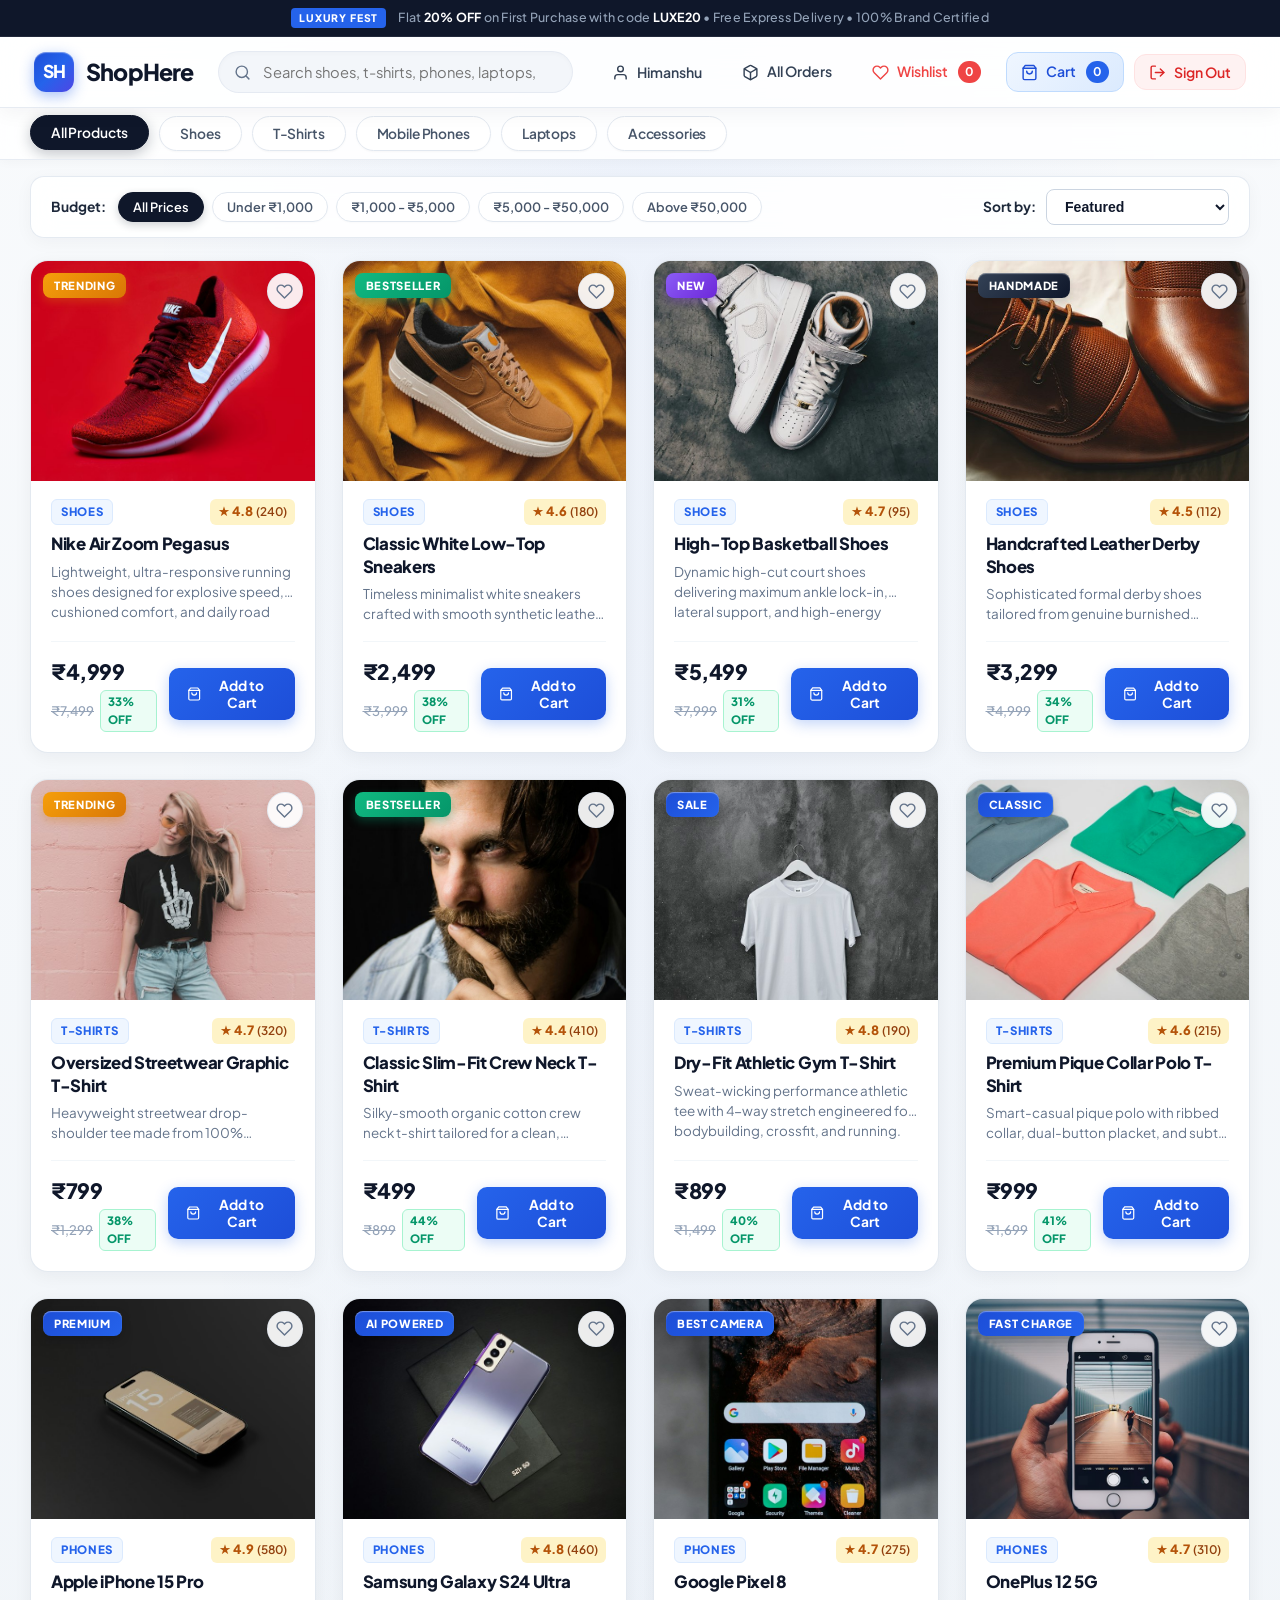
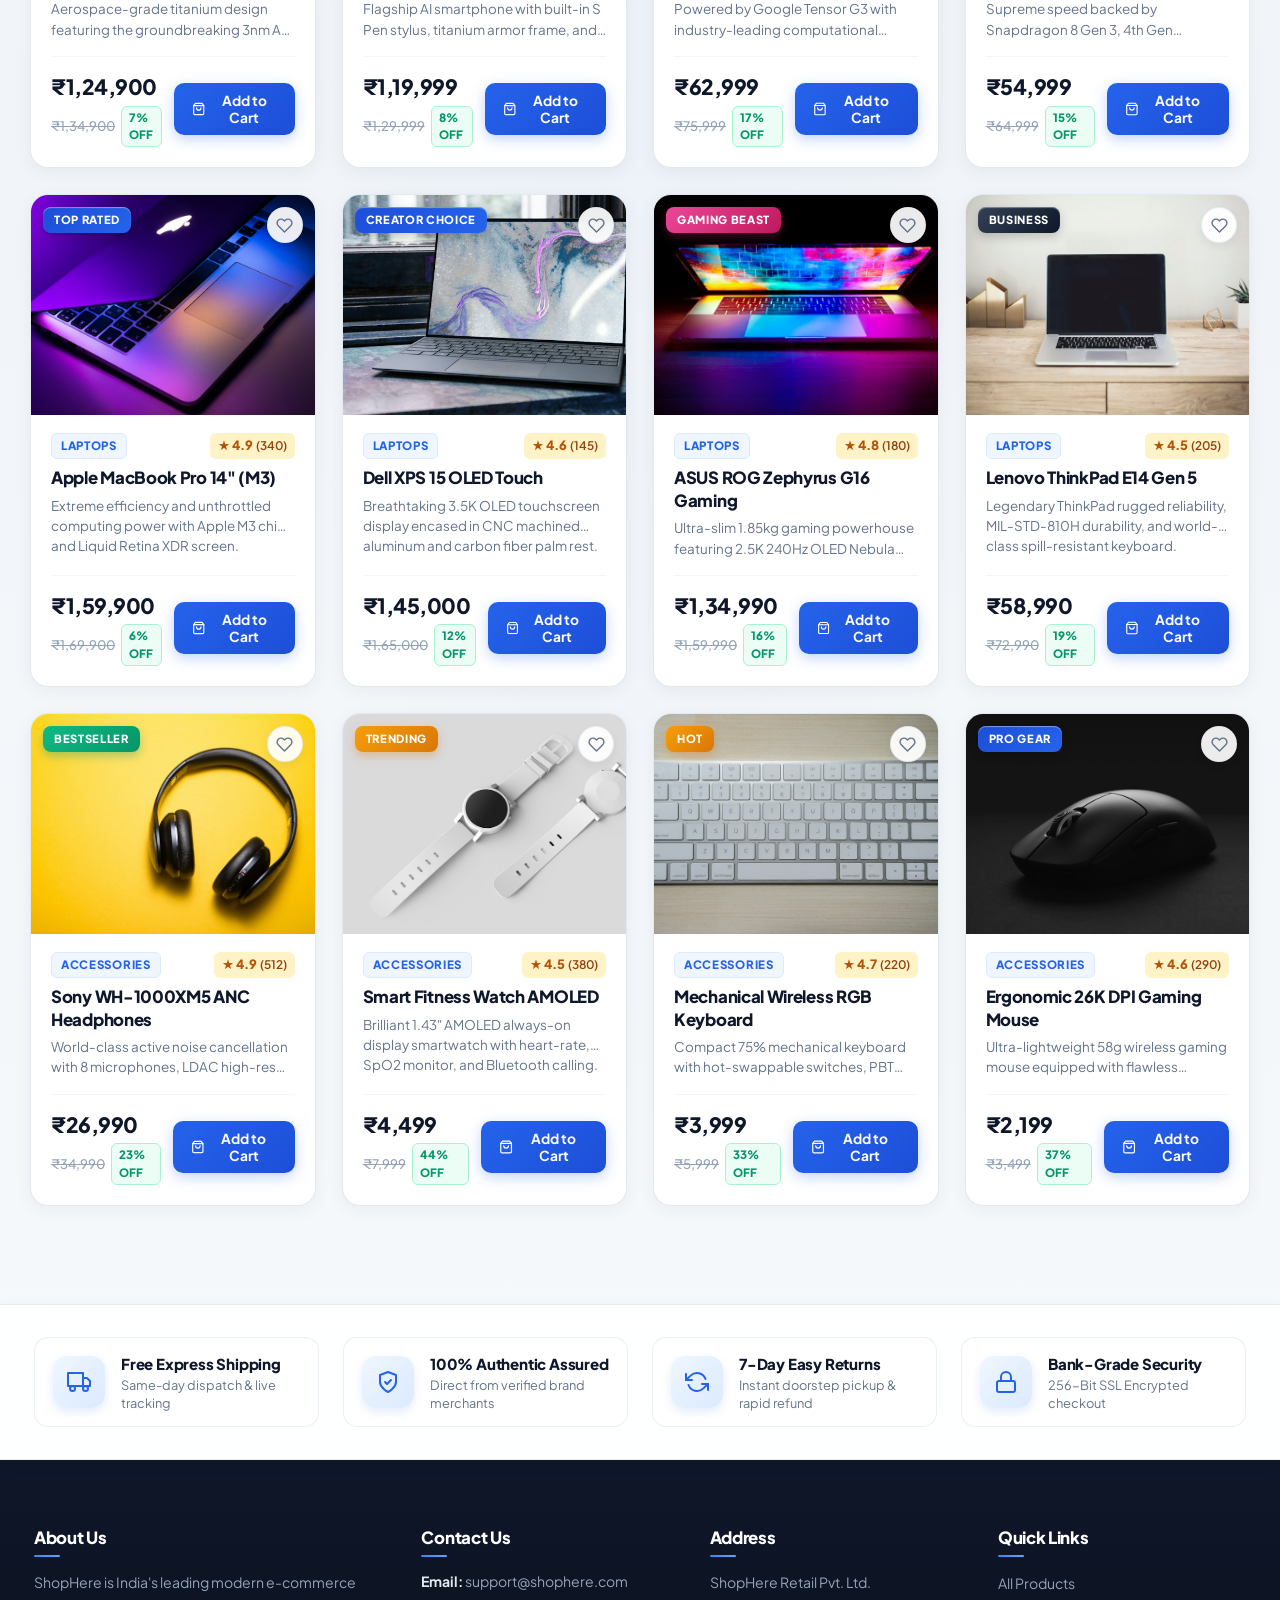
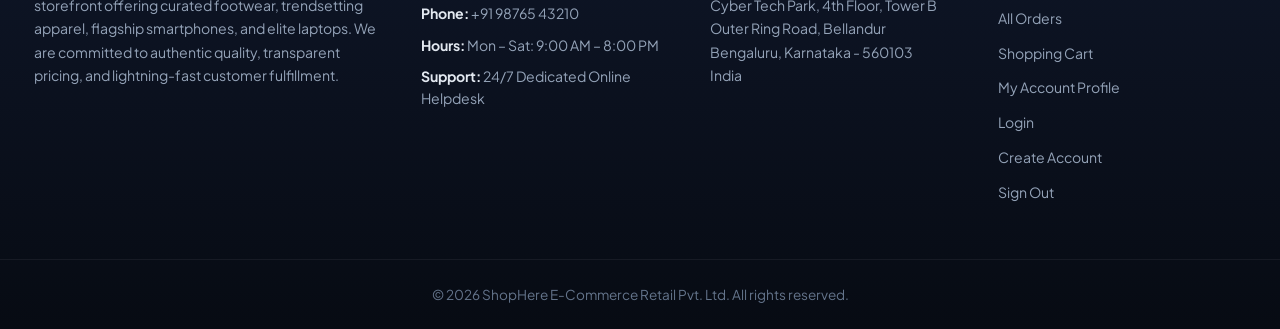
<file: frontend/index.html>
<!DOCTYPE html>
<html lang="en">
<head>
  <meta charset="UTF-8">
  <meta http-equiv="refresh" content="0; url=products.html">
  <title>ShopHere - Redirecting...</title>
  <script>
    window.location.replace('products.html');
  </script>
</head>
<body>
  <p>Redirecting to <a href="products.html">ShopHere Store</a>...</p>
</body>
</html>
</file>
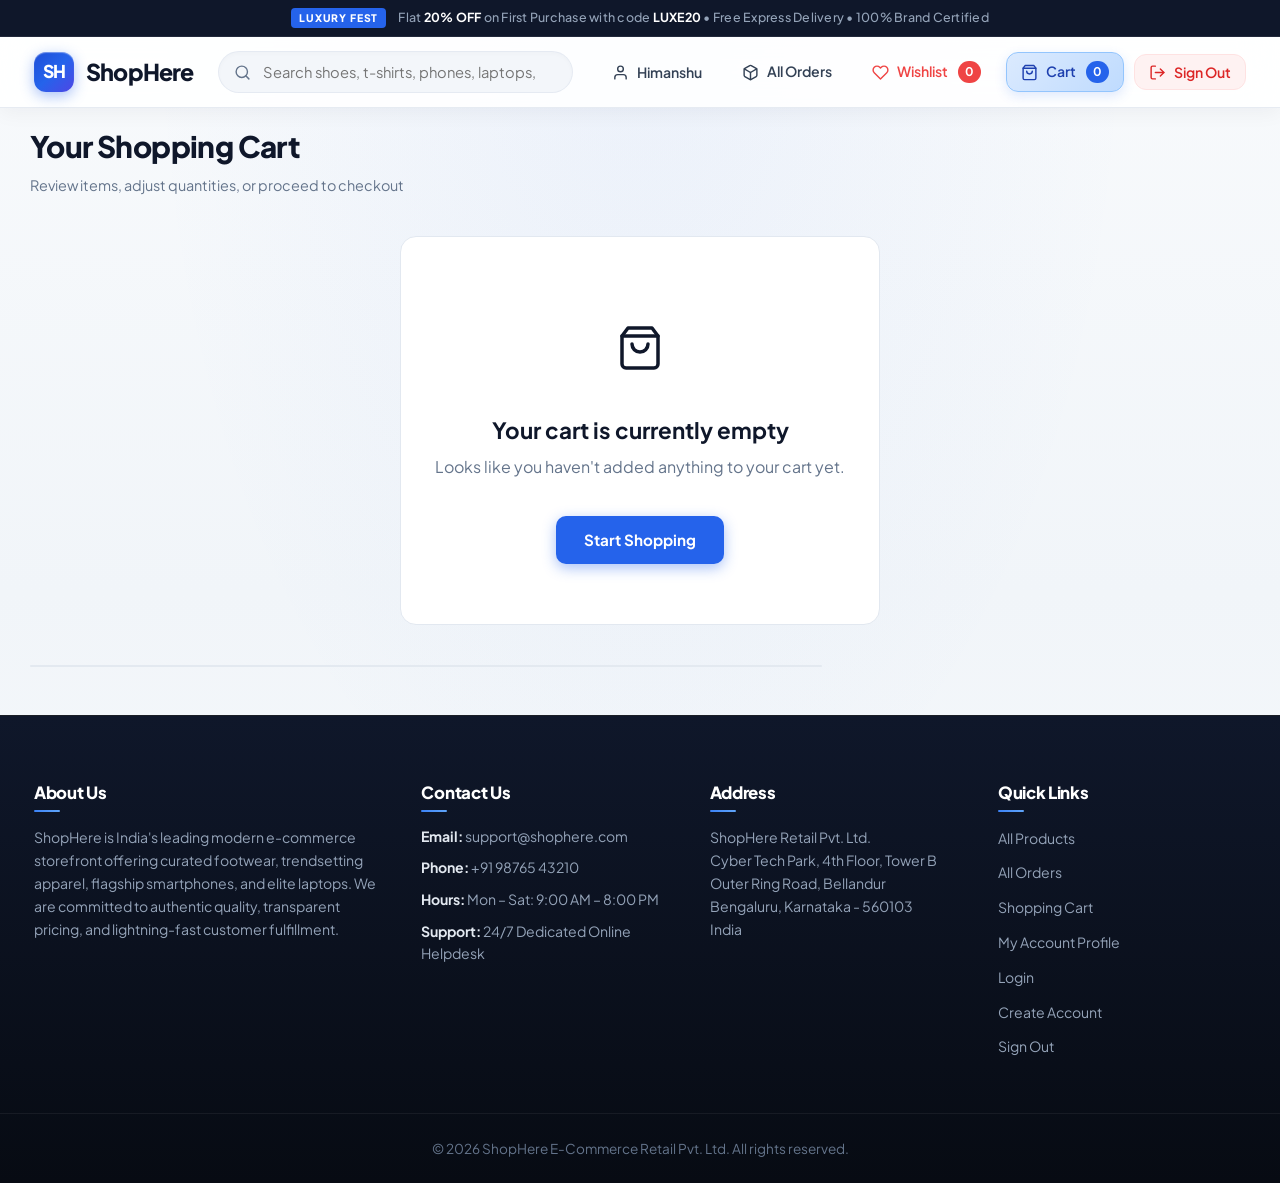
<file: frontend/cart.html>
<!DOCTYPE html>
<html lang="en">
<head>
  <meta charset="UTF-8">
  <meta name="viewport" content="width=device-width, initial-scale=1.0">
  <title>Shopping Cart - ShopHere</title>
  <link rel="stylesheet" href="css/style.css">
  <script src="js/products.js"></script>
  <script src="js/cart.js" defer></script>
  <script src="js/auth.js" defer></script>
</head>
<body>

  <!-- Top Luxury Announcement Bar -->
  <div class="top-announcement-bar">
    <div class="announcement-content">
      <span class="announcement-pill">LUXURY FEST</span>
      <span>Flat <strong>20% OFF</strong> on First Purchase with code <strong>LUXE20</strong> &bull; Free Express Delivery &bull; 100% Brand Certified</span>
    </div>
  </div>

  <!-- Site Header -->
  <header class="site-header">
    <div class="header-container">
      <a href="products.html" class="brand-logo">
        <span class="logo-badge">SH</span>
        <span class="logo-text">ShopHere</span>
      </a>

      <!-- Search Bar -->
      <div class="search-bar">
        <svg class="search-icon-svg" viewBox="0 0 24 24"><circle cx="11" cy="11" r="8"></circle><line x1="21" y1="21" x2="16.65" y2="16.65"></line></svg>
        <input type="search" id="header-search" placeholder="Search shoes, t-shirts, phones, laptops, audio..." autocomplete="off">
      </div>

      <!-- Header Actions -->
      <nav class="header-nav">
        <!-- My Account Button (Opens Account Info Modal) -->
        <button type="button" id="header-account-btn" class="nav-item account-trigger" onclick="openAccountModal()">
          <svg class="nav-icon-svg" viewBox="0 0 24 24"><path d="M20 21v-2a4 4 0 0 0-4-4H8a4 4 0 0 0-4 4v2"></path><circle cx="12" cy="7" r="4"></circle></svg> 
          <span id="account-btn-label">My Account</span>
        </button>

        <!-- All Orders Button -->
        <a href="orders.html" class="nav-item orders-nav-item" title="View All Orders">
          <svg class="nav-icon-svg" viewBox="0 0 24 24"><path d="M21 16V8a2 2 0 0 0-1-1.73l-7-4a2 2 0 0 0-2 0l-7 4A2 2 0 0 0 3 8v8a2 2 0 0 0 1 1.73l7 4a2 2 0 0 0 2 0l7-4A2 2 0 0 0 21 16z"></path><polyline points="3.27 6.96 12 12.01 20.73 6.96"></polyline><line x1="12" y1="22.08" x2="12" y2="12"></line></svg> 
          <span>All Orders</span>
        </a>

        <!-- Wishlist Button -->
        <a href="wishlist.html" class="nav-item wishlist-nav-item">
          <svg class="nav-icon-svg" viewBox="0 0 24 24"><path d="M20.84 4.61a5.5 5.5 0 0 0-7.78 0L12 5.67l-1.06-1.06a5.5 5.5 0 0 0-7.78 7.78l1.06 1.06L12 21.23l7.78-7.78 1.06-1.06a5.5 5.5 0 0 0 0-7.78z"></path></svg> 
          <span>Wishlist</span>
          <span id="wishlist-count" class="cart-count wishlist-count">0</span>
        </a>

        <!-- Cart Button -->
        <a href="cart.html" class="nav-item cart-nav-item active-nav">
          <svg class="nav-icon-svg" viewBox="0 0 24 24"><path d="M6 2L3 6v14a2 2 0 0 0 2 2h14a2 2 0 0 0 2-2V6l-3-4z"></path><line x1="3" y1="6" x2="21" y2="6"></line><path d="M16 10a4 4 0 0 1-8 0"></path></svg> 
          <span>Cart</span>
          <span id="cart-count" class="cart-count">0</span>
        </a>

        <!-- Sign Out Button -->
        <button type="button" id="header-signout-btn" class="nav-item signout-nav-item" onclick="handleSignOut()" title="Sign Out of ShopHere">
          <svg class="nav-icon-svg" viewBox="0 0 24 24"><path d="M9 21H5a2 2 0 0 1-2-2V5a2 2 0 0 1 2-2h4"></path><polyline points="16 17 21 12 16 7"></polyline><line x1="21" y1="12" x2="9" y2="12"></line></svg> 
          <span>Sign Out</span>
        </button>
      </nav>
    </div>
  </header>

  <!-- Cart Content -->
  <main class="main-content">
    <div class="section-header">
      <h1 class="section-title">Your Shopping Cart</h1>
      <p class="section-subtitle">Review items, adjust quantities, or proceed to checkout</p>
    </div>

    <!-- Empty State -->
    <div id="cart-empty" class="cart-empty-box" hidden>
      <div class="empty-icon">
        <svg class="empty-icon-svg" viewBox="0 0 24 24"><path d="M6 2L3 6v14a2 2 0 0 0 2 2h14a2 2 0 0 0 2-2V6l-3-4z"></path><line x1="3" y1="6" x2="21" y2="6"></line><path d="M16 10a4 4 0 0 1-8 0"></path></svg>
      </div>
      <h2>Your cart is currently empty</h2>
      <p>Looks like you haven't added anything to your cart yet.</p>
      <a href="products.html" class="btn-hero-primary" style="display:inline-block; margin-top:12px;">Start Shopping</a>
    </div>

    <!-- Active Cart Layout -->
    <div id="cart-layout" class="cart-layout">
      <!-- Cart Items List -->
      <div class="cart-items-wrapper">
        <div id="cart-items-container" class="cart-items-container"></div>
      </div>

      <!-- Cart Summary Box -->
      <div id="cart-summary" class="cart-summary-box">
        <h3>Order Summary</h3>
        <div class="summary-line">
          <span>Subtotal</span>
          <span id="cart-subtotal">₹0</span>
        </div>
        <div class="summary-line">
          <span>Standard Delivery</span>
          <span class="text-free">FREE</span>
        </div>
        <div class="summary-line">
          <span>Estimated Taxes</span>
          <span style="color:#16a34a; font-weight:600;">Included</span>
        </div>
        <div class="summary-line total-line">
          <span>Grand Total</span>
          <span id="cart-total">₹0</span>
        </div>
        <a href="checkout.html" class="btn-primary-large" style="display:block; text-align:center; text-decoration:none; margin-top:20px; line-height:44px;">
          Proceed to Checkout
        </a>
        <a href="products.html" class="continue-shopping-link">&larr; Continue Shopping</a>
      </div>
    </div>
  </main>

  <!-- Site Footer -->
  <footer class="site-footer">
    <div class="footer-container">
      <div class="footer-col">
        <h3>About Us</h3>
        <p>ShopHere is India's leading modern e-commerce storefront offering curated footwear, trendsetting apparel, flagship smartphones, and elite laptops. We are committed to authentic quality, transparent pricing, and lightning-fast customer fulfillment.</p>
      </div>

      <div class="footer-col">
        <h3>Contact Us</h3>
        <ul class="footer-contact-list">
          <li><strong>Email:</strong> support@shophere.com</li>
          <li><strong>Phone:</strong> +91 98765 43210</li>
          <li><strong>Hours:</strong> Mon – Sat: 9:00 AM – 8:00 PM</li>
          <li><strong>Support:</strong> 24/7 Dedicated Online Helpdesk</li>
        </ul>
      </div>

      <div class="footer-col">
        <h3>Address</h3>
        <address class="footer-address">
          ShopHere Retail Pvt. Ltd.<br>
          Cyber Tech Park, 4th Floor, Tower B<br>
          Outer Ring Road, Bellandur<br>
          Bengaluru, Karnataka - 560103<br>
          India
        </address>
      </div>

      <div class="footer-col">
        <h3>Quick Links</h3>
        <ul class="footer-links">
          <li><a href="products.html">All Products</a></li>
          <li><a href="orders.html">All Orders</a></li>
          <li><a href="cart.html">Shopping Cart</a></li>
          <li><a href="javascript:void(0)" class="account-trigger" onclick="openAccountModal()">My Account Profile</a></li>
          <li><a href="login.html">Login</a></li>
          <li><a href="register.html">Create Account</a></li>
          <li><a href="javascript:void(0)" onclick="handleSignOut()">Sign Out</a></li>
        </ul>
      </div>
    </div>

    <div class="footer-bottom">
      <p>&copy; 2026 ShopHere E-Commerce Retail Pvt. Ltd. All rights reserved.</p>
    </div>
  </footer>

  <script>
    // Search bar redirection if used from cart page
    const searchInput = document.getElementById('header-search');
    if (searchInput) {
      searchInput.addEventListener('keydown', (e) => {
        if (e.key === 'Enter') {
          window.location.assign(`products.html?search=${encodeURIComponent(searchInput.value.trim())}`);
        }
      });
    }
  </script>
</body>
</html>
</file>
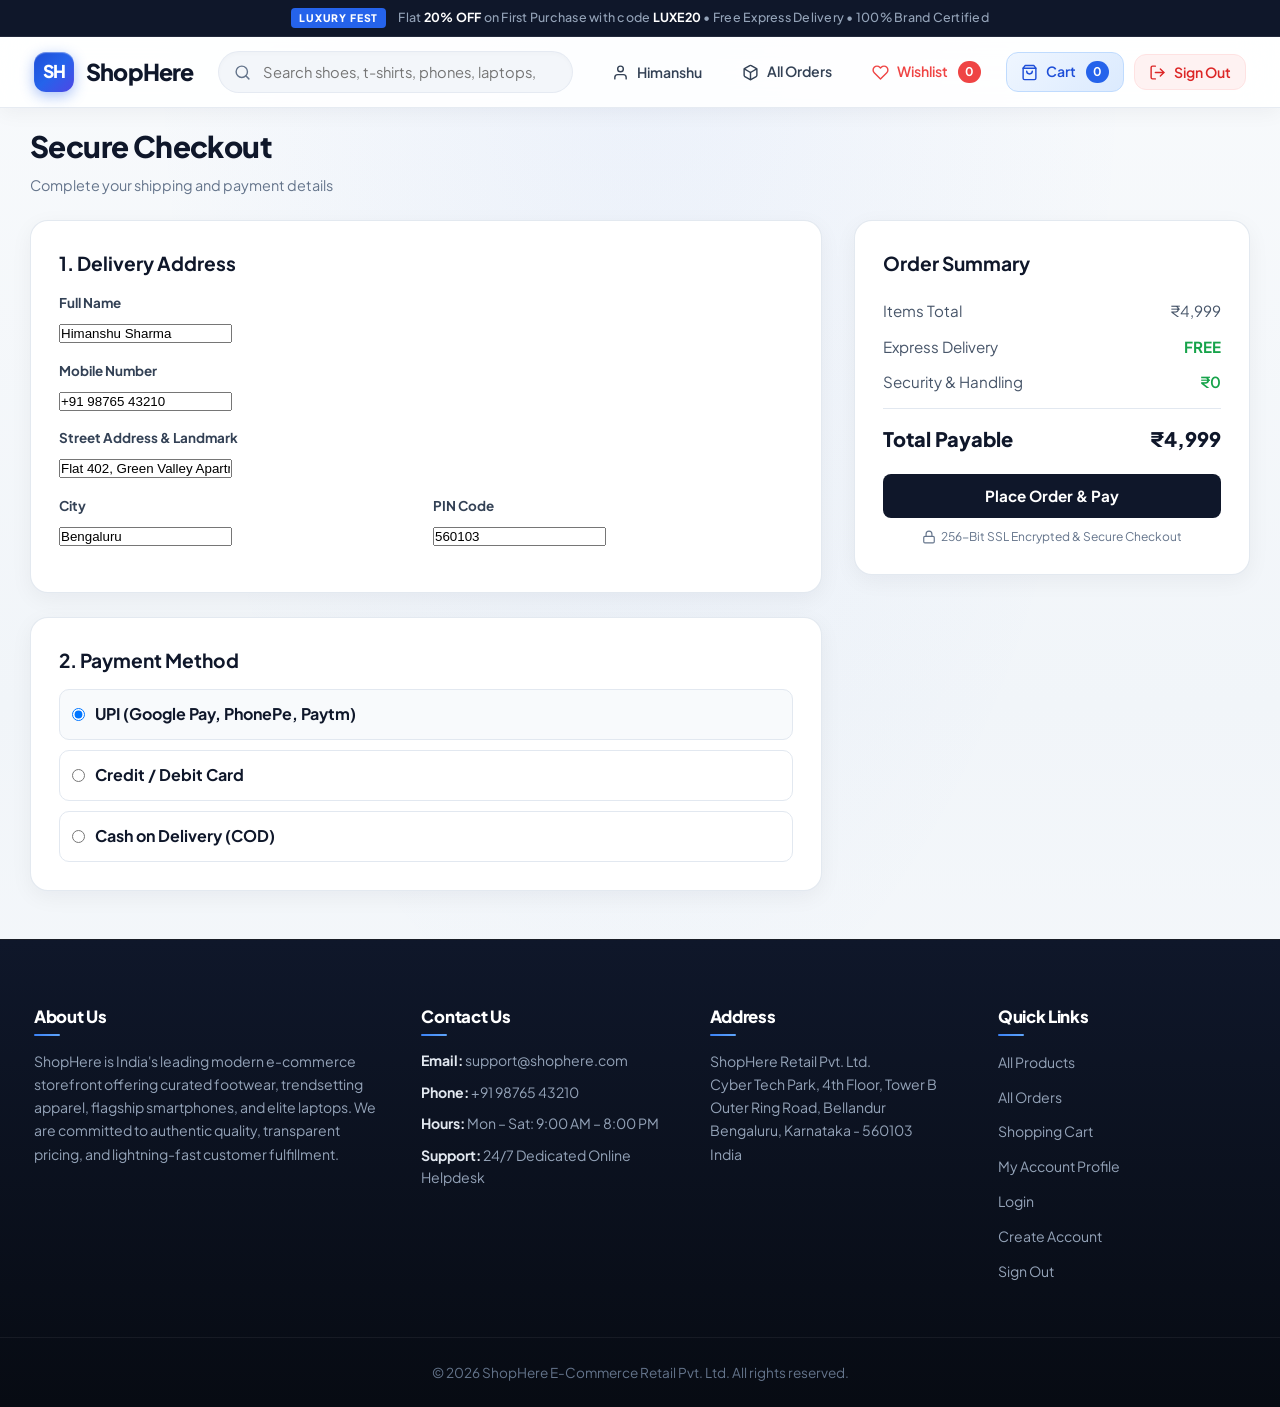
<file: frontend/checkout.html>
<!DOCTYPE html>
<html lang="en">
<head>
  <meta charset="UTF-8">
  <meta name="viewport" content="width=device-width, initial-scale=1.0">
  <title>Checkout - ShopHere</title>
  <link rel="stylesheet" href="css/style.css">
  <script src="js/products.js"></script>
  <script src="js/cart.js" defer></script>
  <script src="js/auth.js" defer></script>
</head>
<body>

  <!-- Top Luxury Announcement Bar -->
  <div class="top-announcement-bar">
    <div class="announcement-content">
      <span class="announcement-pill">LUXURY FEST</span>
      <span>Flat <strong>20% OFF</strong> on First Purchase with code <strong>LUXE20</strong> &bull; Free Express Delivery &bull; 100% Brand Certified</span>
    </div>
  </div>

  <!-- Site Header -->
  <header class="site-header">
    <div class="header-container">
      <a href="products.html" class="brand-logo">
        <span class="logo-badge">SH</span>
        <span class="logo-text">ShopHere</span>
      </a>

      <!-- Search Bar -->
      <div class="search-bar">
        <svg class="search-icon-svg" viewBox="0 0 24 24"><circle cx="11" cy="11" r="8"></circle><line x1="21" y1="21" x2="16.65" y2="16.65"></line></svg>
        <input type="search" id="header-search" placeholder="Search shoes, t-shirts, phones, laptops, audio..." autocomplete="off">
      </div>

      <!-- Header Actions -->
      <nav class="header-nav">
        <button type="button" id="header-account-btn" class="nav-item account-trigger" onclick="openAccountModal()">
          <svg class="nav-icon-svg" viewBox="0 0 24 24"><path d="M20 21v-2a4 4 0 0 0-4-4H8a4 4 0 0 0-4 4v2"></path><circle cx="12" cy="7" r="4"></circle></svg> 
          <span id="account-btn-label">My Account</span>
        </button>
        <a href="orders.html" class="nav-item orders-nav-item" title="View All Orders">
          <svg class="nav-icon-svg" viewBox="0 0 24 24"><path d="M21 16V8a2 2 0 0 0-1-1.73l-7-4a2 2 0 0 0-2 0l-7 4A2 2 0 0 0 3 8v8a2 2 0 0 0 1 1.73l7 4a2 2 0 0 0 2 0l7-4A2 2 0 0 0 21 16z"></path><polyline points="3.27 6.96 12 12.01 20.73 6.96"></polyline><line x1="12" y1="22.08" x2="12" y2="12"></line></svg> 
          <span>All Orders</span>
        </a>
        <a href="wishlist.html" class="nav-item wishlist-nav-item">
          <svg class="nav-icon-svg" viewBox="0 0 24 24"><path d="M20.84 4.61a5.5 5.5 0 0 0-7.78 0L12 5.67l-1.06-1.06a5.5 5.5 0 0 0-7.78 7.78l1.06 1.06L12 21.23l7.78-7.78 1.06-1.06a5.5 5.5 0 0 0 0-7.78z"></path></svg> 
          <span>Wishlist</span>
          <span id="wishlist-count" class="cart-count wishlist-count">0</span>
        </a>
        <a href="cart.html" class="nav-item cart-nav-item">
          <svg class="nav-icon-svg" viewBox="0 0 24 24"><path d="M6 2L3 6v14a2 2 0 0 0 2 2h14a2 2 0 0 0 2-2V6l-3-4z"></path><line x1="3" y1="6" x2="21" y2="6"></line><path d="M16 10a4 4 0 0 1-8 0"></path></svg> 
          <span>Cart</span>
          <span id="cart-count" class="cart-count">0</span>
        </a>
        <button type="button" id="header-signout-btn" class="nav-item signout-nav-item" onclick="handleSignOut()" title="Sign Out of ShopHere">
          <svg class="nav-icon-svg" viewBox="0 0 24 24"><path d="M9 21H5a2 2 0 0 1-2-2V5a2 2 0 0 1 2-2h4"></path><polyline points="16 17 21 12 16 7"></polyline><line x1="21" y1="12" x2="9" y2="12"></line></svg> 
          <span>Sign Out</span>
        </button>
      </nav>
    </div>
  </header>

  <!-- Main Checkout Content -->
  <main class="main-content">
    <div class="section-header">
      <h1 class="section-title">Secure Checkout</h1>
      <p class="section-subtitle">Complete your shipping and payment details</p>
    </div>

    <form id="checkout-form" class="cart-layout" onsubmit="handlePlaceOrder(event)">
      <!-- Left: Delivery Address & Payment Options -->
      <div class="checkout-details" style="display:flex; flex-direction:column; gap:24px;">
        <!-- Shipping Address Card -->
        <div class="cart-summary-box">
          <h3 style="margin-bottom:14px;">1. Delivery Address</h3>
          <div class="form-group">
            <label for="ship-name">Full Name</label>
            <input type="text" id="ship-name" value="Himanshu Sharma" required>
          </div>
          <div class="form-group">
            <label for="ship-phone">Mobile Number</label>
            <input type="tel" id="ship-phone" value="+91 98765 43210" required>
          </div>
          <div class="form-group">
            <label for="ship-address">Street Address & Landmark</label>
            <input type="text" id="ship-address" value="Flat 402, Green Valley Apartments, Outer Ring Road, Bellandur" required>
          </div>
          <div style="display:grid; grid-template-columns: 1fr 1fr; gap:14px;">
            <div class="form-group">
              <label for="ship-city">City</label>
              <input type="text" id="ship-city" value="Bengaluru" required>
            </div>
            <div class="form-group">
              <label for="ship-pin">PIN Code</label>
              <input type="text" id="ship-pin" value="560103" required>
            </div>
          </div>
        </div>

        <!-- Payment Method Card -->
        <div class="cart-summary-box">
          <h3 style="margin-bottom:14px;">2. Payment Method</h3>
          <div style="display:flex; flex-direction:column; gap:10px;">
            <label style="display:flex; align-items:center; gap:10px; padding:12px; border:1px solid #e2e8f0; border-radius:10px; cursor:pointer; background:#f8fafc;">
              <input type="radio" name="payment" value="upi" checked>
              <strong>UPI (Google Pay, PhonePe, Paytm)</strong>
            </label>
            <label style="display:flex; align-items:center; gap:10px; padding:12px; border:1px solid #e2e8f0; border-radius:10px; cursor:pointer; background:#ffffff;">
              <input type="radio" name="payment" value="card">
              <strong>Credit / Debit Card</strong>
            </label>
            <label style="display:flex; align-items:center; gap:10px; padding:12px; border:1px solid #e2e8f0; border-radius:10px; cursor:pointer; background:#ffffff;">
              <input type="radio" name="payment" value="cod">
              <strong>Cash on Delivery (COD)</strong>
            </label>
          </div>
        </div>
      </div>

      <!-- Right: Order Summary -->
      <div class="cart-summary-box">
        <h3>Order Summary</h3>
        <div class="summary-line">
          <span>Items Total</span>
          <span id="checkout-subtotal">₹4,999</span>
        </div>
        <div class="summary-line">
          <span>Express Delivery</span>
          <span class="text-free">FREE</span>
        </div>
        <div class="summary-line">
          <span>Security & Handling</span>
          <span style="color:#16a34a; font-weight:600;">₹0</span>
        </div>
        <div class="summary-line total-line">
          <span>Total Payable</span>
          <span id="checkout-total">₹4,999</span>
        </div>
        <button type="submit" class="btn-primary-large" style="width:100%; margin-top:20px;">
          Place Order & Pay
        </button>
        <p style="font-size:0.75rem; color:#64748b; text-align:center; margin-top:10px; display:flex; align-items:center; justify-content:center; gap:5px;">
          <svg class="nav-icon-svg" viewBox="0 0 24 24" style="width:14px;height:14px;"><rect x="3" y="11" width="18" height="11" rx="2" ry="2"></rect><path d="M7 11V7a5 5 0 0 1 10 0v4"></path></svg>
          256-Bit SSL Encrypted & Secure Checkout
        </p>
      </div>
    </form>
  </main>

  <!-- Site Footer -->
  <footer class="site-footer">
    <div class="footer-container">
      <div class="footer-col">
        <h3>About Us</h3>
        <p>ShopHere is India's leading modern e-commerce storefront offering curated footwear, trendsetting apparel, flagship smartphones, and elite laptops. We are committed to authentic quality, transparent pricing, and lightning-fast customer fulfillment.</p>
      </div>

      <div class="footer-col">
        <h3>Contact Us</h3>
        <ul class="footer-contact-list">
          <li><strong>Email:</strong> support@shophere.com</li>
          <li><strong>Phone:</strong> +91 98765 43210</li>
          <li><strong>Hours:</strong> Mon – Sat: 9:00 AM – 8:00 PM</li>
          <li><strong>Support:</strong> 24/7 Dedicated Online Helpdesk</li>
        </ul>
      </div>

      <div class="footer-col">
        <h3>Address</h3>
        <address class="footer-address">
          ShopHere Retail Pvt. Ltd.<br>
          Cyber Tech Park, 4th Floor, Tower B<br>
          Outer Ring Road, Bellandur<br>
          Bengaluru, Karnataka - 560103<br>
          India
        </address>
      </div>

      <div class="footer-col">
        <h3>Quick Links</h3>
        <ul class="footer-links">
          <li><a href="products.html">All Products</a></li>
          <li><a href="orders.html">All Orders</a></li>
          <li><a href="cart.html">Shopping Cart</a></li>
          <li><a href="javascript:void(0)" class="account-trigger" onclick="openAccountModal()">My Account Profile</a></li>
          <li><a href="login.html">Login</a></li>
          <li><a href="register.html">Create Account</a></li>
          <li><a href="javascript:void(0)" onclick="handleSignOut()">Sign Out</a></li>
        </ul>
      </div>
    </div>

    <div class="footer-bottom">
      <p>&copy; 2026 ShopHere E-Commerce Retail Pvt. Ltd. All rights reserved.</p>
    </div>
  </footer>

  <!-- UPI Payment Gateway Modal -->
  <div id="upi-payment-modal" class="payment-modal-backdrop">
    <div class="payment-modal-card">
      <div class="payment-modal-header">
        <div class="payment-modal-title">
          <svg class="nav-icon-svg" viewBox="0 0 24 24" style="color:#2563eb; width:20px; height:20px;"><rect x="1" y="4" width="22" height="16" rx="2" ry="2"></rect><line x1="1" y1="10" x2="23" y2="10"></line></svg>
          ShopHere UPI Pay
        </div>
        <button type="button" class="payment-modal-close" onclick="closeUpiModal()" title="Cancel Payment">✕</button>
      </div>

      <div class="upi-amount-banner">
        <div class="upi-amount-label">Amount to Pay</div>
        <div id="upi-modal-amount" class="upi-amount-value">₹4,999</div>
      </div>

      <!-- Supported Apps -->
      <div class="upi-apps-row">
        <span class="upi-app-pill">Google Pay</span>
        <span class="upi-app-pill">PhonePe</span>
        <span class="upi-app-pill">Paytm</span>
        <span class="upi-app-pill">BHIM</span>
        <span class="upi-app-pill">CRED</span>
      </div>

      <!-- Animated QR Code Box -->
      <div class="upi-qr-wrapper">
        <div class="upi-qr-laser"></div>
        <svg class="upi-qr-code-svg" viewBox="0 0 160 160">
          <rect width="160" height="160" fill="#ffffff" />
          <!-- Corner Position Detection Pattern Top-Left -->
          <rect x="10" y="10" width="40" height="40" fill="#0f172a" rx="4" />
          <rect x="16" y="16" width="28" height="28" fill="#ffffff" rx="2" />
          <rect x="22" y="22" width="16" height="16" fill="#1d4ed8" rx="2" />
          <!-- Corner Position Detection Pattern Top-Right -->
          <rect x="110" y="10" width="40" height="40" fill="#0f172a" rx="4" />
          <rect x="116" y="16" width="28" height="28" fill="#ffffff" rx="2" />
          <rect x="122" y="22" width="16" height="16" fill="#1d4ed8" rx="2" />
          <!-- Corner Position Detection Pattern Bottom-Left -->
          <rect x="10" y="110" width="40" height="40" fill="#0f172a" rx="4" />
          <rect x="16" y="116" width="28" height="28" fill="#ffffff" rx="2" />
          <rect x="22" y="122" width="16" height="16" fill="#1d4ed8" rx="2" />
          <!-- Matrix patterns -->
          <rect x="58" y="12" width="6" height="6" fill="#0f172a" />
          <rect x="68" y="12" width="6" height="16" fill="#0f172a" />
          <rect x="80" y="16" width="16" height="6" fill="#0f172a" />
          <rect x="58" y="28" width="12" height="6" fill="#0f172a" />
          <rect x="76" y="28" width="6" height="18" fill="#0f172a" />
          <rect x="88" y="28" width="12" height="6" fill="#0f172a" />
          <rect x="14" y="58" width="6" height="12" fill="#0f172a" />
          <rect x="26" y="58" width="14" height="6" fill="#0f172a" />
          <rect x="46" y="58" width="6" height="22" fill="#0f172a" />
          <rect x="14" y="78" width="18" height="6" fill="#0f172a" />
          <rect x="36" y="72" width="6" height="18" fill="#0f172a" />
          <rect x="110" y="58" width="16" height="6" fill="#0f172a" />
          <rect x="132" y="58" width="18" height="6" fill="#0f172a" />
          <rect x="110" y="72" width="6" height="18" fill="#0f172a" />
          <rect x="122" y="70" width="18" height="6" fill="#0f172a" />
          <rect x="122" y="82" width="12" height="6" fill="#0f172a" />
          <rect x="140" y="78" width="10" height="18" fill="#0f172a" />
          <rect x="58" y="112" width="6" height="18" fill="#0f172a" />
          <rect x="70" y="112" width="16" height="6" fill="#0f172a" />
          <rect x="70" y="124" width="6" height="18" fill="#0f172a" />
          <rect x="82" y="124" width="18" height="6" fill="#0f172a" />
          <rect x="58" y="136" width="18" height="6" fill="#0f172a" />
          <rect x="90" y="136" width="10" height="12" fill="#0f172a" />
          <rect x="110" y="110" width="14" height="6" fill="#0f172a" />
          <rect x="130" y="110" width="6" height="18" fill="#0f172a" />
          <rect x="142" y="110" width="8" height="6" fill="#0f172a" />
          <rect x="116" y="122" width="8" height="18" fill="#0f172a" />
          <rect x="130" y="134" width="20" height="6" fill="#0f172a" />
          <!-- Center Branding Monogram -->
          <circle cx="80" cy="80" r="18" fill="#2563eb" />
          <text x="80" y="85" text-anchor="middle" fill="#ffffff" font-size="11" font-weight="900" font-family="'Plus Jakarta Sans', sans-serif">SH</text>
        </svg>
      </div>

      <div class="upi-id-box">
        <div>
          <span style="font-size:0.75rem; color:#64748b; display:block; text-align:left;">Merchant UPI ID:</span>
          <span class="upi-id-text" id="merchant-upi-id">shophere@okhdfcbank</span>
        </div>
        <button type="button" class="btn-copy-upi" id="btn-copy-upi" onclick="copyUpiId()">Copy</button>
      </div>

      <div class="upi-timer">
        QR code valid for <strong id="upi-countdown">04:59</strong>
      </div>

      <button type="button" id="btn-simulate-pay" class="btn-verify-pay" onclick="simulateUpiApproval()">
        <svg class="nav-icon-svg" viewBox="0 0 24 24"><polyline points="20 6 9 17 4 12"></polyline></svg>
        <span id="btn-pay-text">I Have Paid &bull; Approve Payment</span>
      </button>

      <button type="button" class="btn-hero-secondary" style="color:#64748b; border:none; margin-top:10px; width:100%; font-size:0.85rem;" onclick="closeUpiModal()">
        Cancel &amp; Change Method
      </button>
    </div>
  </div>

  <script>
    let currentCheckoutTotal = '₹4,999';
    let upiTimerInterval = null;
    let pendingOrderData = null;

    document.addEventListener('DOMContentLoaded', () => {
      const cart = getCart();
      const subtotalEl = document.getElementById('checkout-subtotal');
      const totalEl = document.getElementById('checkout-total');
      const currency = new Intl.NumberFormat('en-IN', { style: 'currency', currency: 'INR', maximumFractionDigits: 0 });

      let sum = 0;
      cart.forEach(item => {
        sum += item.price * (item.quantity || 1);
      });

      if (sum === 0) sum = 4999;
      currentCheckoutTotal = currency.format(sum);

      if (subtotalEl) subtotalEl.textContent = currentCheckoutTotal;
      if (totalEl) totalEl.textContent = currentCheckoutTotal;
    });

    function handlePlaceOrder(e) {
      e.preventDefault();
      const cart = getCart();
      const selectedPayment = document.querySelector('input[name="payment"]:checked')?.value || 'upi';

      const shipName = document.getElementById('ship-name').value;
      const shipPhone = document.getElementById('ship-phone').value;
      const shipAddress = document.getElementById('ship-address').value;
      const shipCity = document.getElementById('ship-city').value;
      const shipPin = document.getElementById('ship-pin').value;
      const fullAddress = `${shipName}, ${shipAddress}, ${shipCity} - ${shipPin} (Ph: ${shipPhone})`;

      const newOrderId = `#ORD-2026-${Math.floor(1000 + Math.random() * 9000)}`;
      const trackingId = `#EKT-${Math.floor(10000000 + Math.random() * 90000000)}`;

      pendingOrderData = {
        id: newOrderId,
        date: new Date().toLocaleDateString('en-US', { month: 'short', day: 'numeric', year: 'numeric' }),
        time: new Date().toLocaleTimeString('en-US', { hour: '2-digit', minute: '2-digit' }),
        items: cart.length > 0 
          ? cart.map(i => `${i.name}${i.variant ? ' ('+i.variant+')' : ''} x${i.quantity}`).join(', ')
          : 'Selected Product (1)',
        cartSnapshot: cart.length > 0 ? cart : [
          {
            id: 1,
            name: "Nike Air Zoom Pegasus",
            price: 4999,
            image: "images/products/product-1.jpg",
            category: "Shoes",
            quantity: 1,
            variant: "UK 9"
          }
        ],
        total: currentCheckoutTotal,
        status: "Order Confirmed",
        statusColor: "status-delivered",
        paymentMethod: selectedPayment === 'upi' ? 'UPI (Google Pay / PhonePe)' : selectedPayment === 'card' ? 'Credit / Debit Card' : 'Cash on Delivery (COD)',
        paymentStatus: selectedPayment === 'cod' ? 'Pending Doorstep Collection' : 'Payment Confirmed (Verified)',
        shippingAddress: fullAddress,
        courier: 'Ekart Logistics',
        trackingId: trackingId,
        trackingProgress: 28 // Order Confirmed -> reaching Shipped
      };

      if (selectedPayment === 'upi') {
        openUpiModal();
      } else if (selectedPayment === 'card') {
        simulateCardPayment();
      } else {
        // Cash on delivery
        finalizeOrderAndRedirect();
      }
    }

    function openUpiModal() {
      const modal = document.getElementById('upi-payment-modal');
      const amountEl = document.getElementById('upi-modal-amount');
      const btnText = document.getElementById('btn-pay-text');
      const btn = document.getElementById('btn-simulate-pay');

      if (amountEl) amountEl.textContent = currentCheckoutTotal;
      if (btn) btn.disabled = false;
      if (btnText) btnText.innerHTML = 'I Have Paid &bull; Approve Payment';
      if (modal) modal.classList.add('show');

      // 5-minute countdown
      let timeLeft = 299;
      const countdownEl = document.getElementById('upi-countdown');
      clearInterval(upiTimerInterval);
      upiTimerInterval = setInterval(() => {
        timeLeft--;
        if (timeLeft <= 0) {
          clearInterval(upiTimerInterval);
          closeUpiModal();
          alert('UPI payment session timed out. Please try again.');
          return;
        }
        const mins = String(Math.floor(timeLeft / 60)).padStart(2, '0');
        const secs = String(timeLeft % 60).padStart(2, '0');
        if (countdownEl) countdownEl.textContent = `${mins}:${secs}`;
      }, 1000);
    }

    function closeUpiModal() {
      const modal = document.getElementById('upi-payment-modal');
      if (modal) modal.classList.remove('show');
      clearInterval(upiTimerInterval);
    }

    function copyUpiId() {
      const upiText = document.getElementById('merchant-upi-id')?.textContent || 'shophere@okhdfcbank';
      navigator.clipboard.writeText(upiText).then(() => {
        const copyBtn = document.getElementById('btn-copy-upi');
        if (copyBtn) {
          copyBtn.textContent = 'Copied!';
          setTimeout(() => { copyBtn.textContent = 'Copy'; }, 1800);
        }
      });
    }

    function simulateUpiApproval() {
      const btn = document.getElementById('btn-simulate-pay');
      const btnText = document.getElementById('btn-pay-text');
      if (btn) {
        btn.disabled = true;
        btn.innerHTML = '<span class="pay-loading-spinner"></span> <span>Verifying UPI Payment with Bank...</span>';
      }

      setTimeout(() => {
        if (btn) {
          btn.innerHTML = '<svg class="nav-icon-svg" viewBox="0 0 24 24"><polyline points="20 6 9 17 4 12"></polyline></svg> <span>Payment Verified &amp; Confirmed!</span>';
        }
        setTimeout(() => {
          closeUpiModal();
          finalizeOrderAndRedirect();
        }, 700);
      }, 1300);
    }

    function simulateCardPayment() {
      const btn = document.querySelector('button[type="submit"]');
      if (btn) {
        btn.disabled = true;
        btn.innerHTML = '<span class="pay-loading-spinner"></span> Authorizing with Bank 3D Secure...';
      }
      setTimeout(() => {
        finalizeOrderAndRedirect();
      }, 1200);
    }

    function finalizeOrderAndRedirect() {
      clearInterval(upiTimerInterval);
      if (!pendingOrderData) return;

      // Save to user orders in localStorage
      if (typeof getUser === 'function') {
        const user = getUser();
        if (!user.orders) user.orders = [];
        user.orders.unshift(pendingOrderData);
        saveUser(user);
      }

      // Standalone storage array for multi-page orders access
      const allOrders = JSON.parse(localStorage.getItem('shophere_all_orders') || '[]');
      allOrders.unshift(pendingOrderData);
      localStorage.setItem('shophere_all_orders', JSON.stringify(allOrders));
      localStorage.setItem('shophere_latest_order', JSON.stringify(pendingOrderData));

      // Clear cart
      localStorage.removeItem('ecommerce_cart');
      if (typeof updateCartBadge === 'function') updateCartBadge();

      // Redirect to Order Success Page
      window.location.assign(`order-success.html?orderId=${encodeURIComponent(pendingOrderData.id)}&total=${encodeURIComponent(pendingOrderData.total)}&payment=${encodeURIComponent(pendingOrderData.paymentMethod)}&trackingId=${encodeURIComponent(pendingOrderData.trackingId)}`);
    }
  </script>
</body>
</html>
</file>
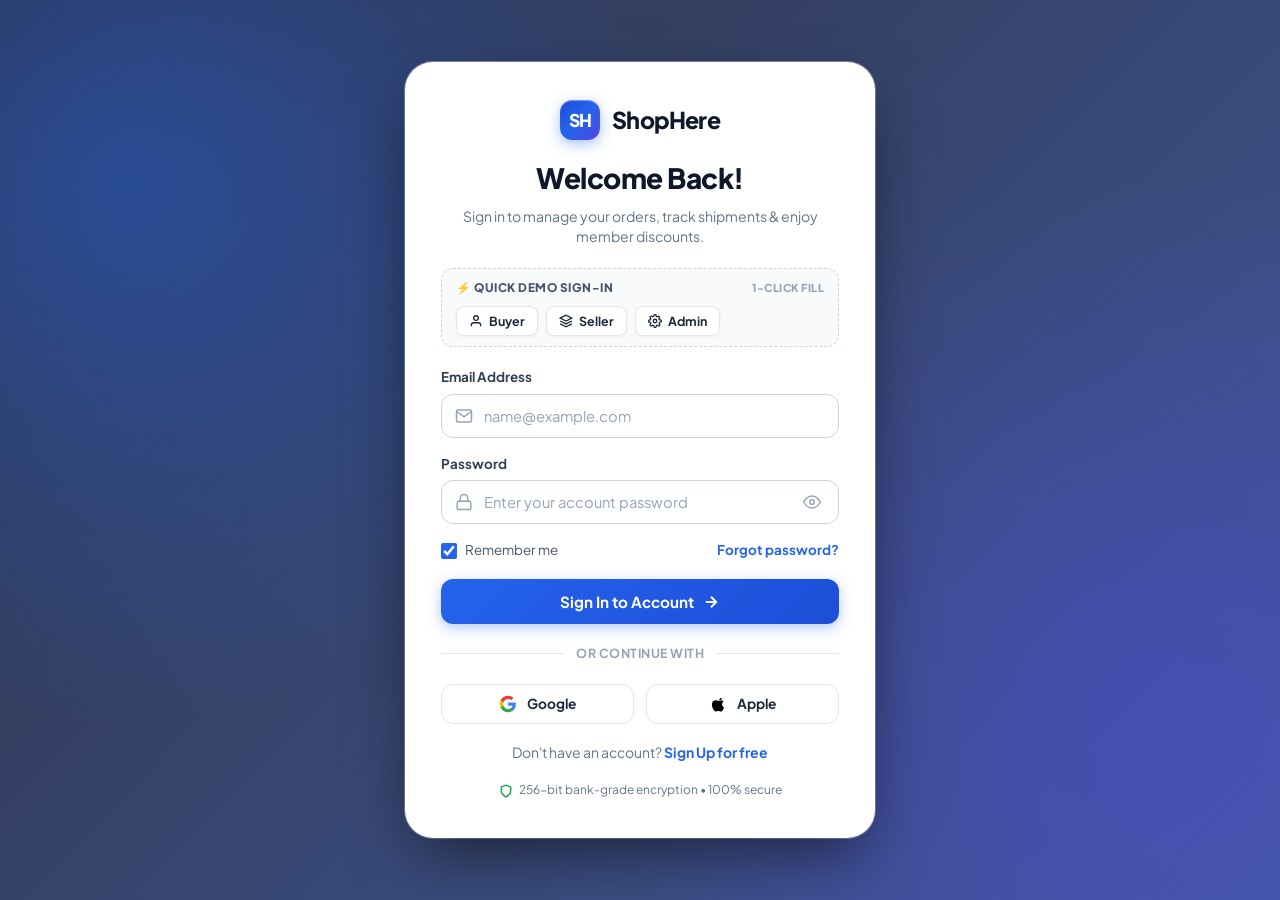
<file: frontend/login.html>
<!DOCTYPE html>
<html lang="en">
<head>
  <meta charset="UTF-8">
  <meta name="viewport" content="width=device-width, initial-scale=1.0">
  <title>Sign In - ShopHere</title>
  <link rel="stylesheet" href="css/style.css">
  <link rel="preconnect" href="https://fonts.googleapis.com">
  <link rel="preconnect" href="https://fonts.gstatic.com" crossorigin>
  <link href="https://fonts.googleapis.com/css2?family=Plus+Jakarta+Sans:wght@400;500;600;700;800&display=swap" rel="stylesheet">
</head>
<body class="auth-page">

  <!-- Centered Single Login Card -->
  <div class="auth-single-card">
    <!-- Centered Brand Logo -->
    <div class="auth-brand-center">
      <a href="products.html" class="brand-logo" style="text-decoration:none;">
        <span class="logo-badge">SH</span>
        <span class="logo-text">ShopHere</span>
      </a>
    </div>

    <!-- Welcome Header -->
    <div class="auth-header">
      <h2>Welcome Back!</h2>
      <p>Sign in to manage your orders, track shipments &amp; enjoy member discounts.</p>
    </div>

    <!-- Quick 1-Click Demo Sign-In Bar -->
    <div class="auth-demo-banner">
      <div class="demo-title-row">
        <span>⚡ Quick Demo Sign-In</span>
        <span style="font-size:0.68rem; color:#94a3b8;">1-Click Fill</span>
      </div>
      <div class="demo-chips-grid">
        <button type="button" class="demo-chip-btn" onclick="fillDemo('buyer')">
          <svg viewBox="0 0 24 24" style="width:14px; height:14px; fill:none; stroke:currentColor; stroke-width:2.2;"><path d="M20 21v-2a4 4 0 0 0-4-4H8a4 4 0 0 0-4 4v2"></path><circle cx="12" cy="7" r="4"></circle></svg>
          <span>Buyer</span>
        </button>
        <button type="button" class="demo-chip-btn seller" onclick="fillDemo('seller')">
          <svg viewBox="0 0 24 24" style="width:14px; height:14px; fill:none; stroke:currentColor; stroke-width:2.2;"><polygon points="12 2 2 7 12 12 22 7 12 2"></polygon><polyline points="2 17 12 22 22 17"></polyline><polyline points="2 12 12 17 22 12"></polyline></svg>
          <span>Seller</span>
        </button>
        <button type="button" class="demo-chip-btn admin" onclick="fillDemo('admin')">
          <svg viewBox="0 0 24 24" style="width:14px; height:14px; fill:none; stroke:currentColor; stroke-width:2.2;"><circle cx="12" cy="12" r="3"></circle><path d="M19.4 15a1.65 1.65 0 0 0 .33 1.82l.06.06a2 2 0 0 1 0 2.83 2 2 0 0 1-2.83 0l-.06-.06a1.65 1.65 0 0 0-1.82-.33 1.65 1.65 0 0 0-1 1.51V21a2 2 0 0 1-2 2 2 2 0 0 1-2-2v-.09A1.65 1.65 0 0 0 9 19.4a1.65 1.65 0 0 0-1.82.33l-.06.06a2 2 0 0 1-2.83 0 2 2 0 0 1 0-2.83l.06-.06a1.65 1.65 0 0 0 .33-1.82 1.65 1.65 0 0 0-1.51-1H3a2 2 0 0 1-2-2 2 2 0 0 1 2-2h.09A1.65 1.65 0 0 0 4.6 9a1.65 1.65 0 0 0-.33-1.82l-.06-.06a2 2 0 0 1 0-2.83 2 2 0 0 1 2.83 0l.06.06a1.65 1.65 0 0 0 1.82.33H9a1.65 1.65 0 0 0 1-1.51V3a2 2 0 0 1 2-2 2 2 0 0 1 2 2v.09a1.65 1.65 0 0 0 1.51 1.65 1.65 0 0 0 1.82-.33l.06-.06a2 2 0 0 1 2.83 0 2 2 0 0 1 0 2.83l-.06.06a1.65 1.65 0 0 0-.33 1.82V9a1.65 1.65 0 0 0 1.51 1H21a2 2 0 0 1 2 2 2 2 0 0 1-2 2h-.09a1.65 1.65 0 0 0-1.51 1z"></path></svg>
          <span>Admin</span>
        </button>
      </div>
    </div>

    <!-- Login Form -->
    <form id="login-form">
      <!-- Email Input -->
      <div class="form-group">
        <label for="email">Email Address</label>
        <div class="input-with-icon-wrap">
          <span class="input-icon-left">
            <svg viewBox="0 0 24 24" style="fill:none; stroke:currentColor; stroke-width:2;"><path d="M4 4h16c1.1 0 2 .9 2 2v12c0 1.1-.9 2-2 2H4c-1.1 0-2-.9-2-2V6c0-1.1.9-2 2-2z"></path><polyline points="22,6 12,13 2,6"></polyline></svg>
          </span>
          <input type="email" id="email" name="email" placeholder="name@example.com" required autocomplete="email">
        </div>
      </div>

      <!-- Password Input with Show/Hide Toggle -->
      <div class="form-group">
        <label for="password">Password</label>
        <div class="input-with-icon-wrap">
          <span class="input-icon-left">
            <svg viewBox="0 0 24 24" style="fill:none; stroke:currentColor; stroke-width:2;"><rect x="3" y="11" width="18" height="11" rx="2" ry="2"></rect><path d="M7 11V7a5 5 0 0 1 10 0v4"></path></svg>
          </span>
          <input type="password" id="password" name="password" placeholder="Enter your account password" required autocomplete="current-password">
          <button type="button" class="btn-toggle-pwd" id="btn-toggle-pwd" onclick="togglePassword('password', this)" title="Show / Hide Password">
            <svg viewBox="0 0 24 24" style="fill:none; stroke:currentColor; stroke-width:2;"><path d="M1 12s4-8 11-8 11 8 11 8-4 8-11 8-11-8-11-8z"></path><circle cx="12" cy="12" r="3"></circle></svg>
          </button>
        </div>
      </div>

      <!-- Options: Remember Me & Forgot Password -->
      <div class="auth-options-flex">
        <label class="auth-checkbox-label">
          <input type="checkbox" id="remember-me" checked>
          <span>Remember me</span>
        </label>
        <a href="javascript:void(0)" class="auth-forgot-link" onclick="handleForgotPassword()">Forgot password?</a>
      </div>

      <!-- Submit Button -->
      <button type="submit" class="btn-auth-submit" id="btn-submit-login">
        <span>Sign In to Account</span>
        <svg viewBox="0 0 24 24" style="fill:none; stroke:currentColor; stroke-width:2.5;"><line x1="5" y1="12" x2="19" y2="12"></line><polyline points="12 5 19 12 12 19"></polyline></svg>
      </button>
    </form>

    <!-- Social Logins Divider -->
    <div class="auth-social-divider">
      <span>Or continue with</span>
    </div>

    <!-- Social Buttons (Google & Apple) -->
    <div class="auth-social-grid">
      <button type="button" class="btn-social" onclick="handleSocialLogin('Google')">
        <svg viewBox="0 0 24 24">
          <path fill="#4285F4" d="M22.56 12.25c0-.78-.07-1.53-.2-2.25H12v4.26h5.92c-.26 1.37-1.04 2.53-2.21 3.31v2.77h3.57c2.08-1.92 3.28-4.74 3.28-8.09z"/>
          <path fill="#34A853" d="M12 23c2.97 0 5.46-.98 7.28-2.66l-3.57-2.77c-.98.66-2.23 1.06-3.71 1.06-2.86 0-5.29-1.93-6.16-4.53H2.18v2.84C3.99 20.53 7.7 23 12 23z"/>
          <path fill="#FBBC05" d="M5.84 14.09c-.22-.66-.35-1.36-.35-2.09s.13-1.43.35-2.09V7.06H2.18C1.43 8.55 1 10.22 1 12s.43 3.45 1.18 4.94l2.85-2.22.81-.63z"/>
          <path fill="#EA4335" d="M12 5.38c1.62 0 3.06.56 4.21 1.64l3.15-3.15C17.45 2.09 14.97 1 12 1 7.7 1 3.99 3.47 2.18 7.06l3.66 2.84c.87-2.6 3.3-4.52 6.16-4.52z"/>
        </svg>
        <span>Google</span>
      </button>

      <button type="button" class="btn-social" onclick="handleSocialLogin('Apple')">
        <svg viewBox="0 0 24 24" fill="#000000">
          <path d="M18.71 19.5c-.83 1.24-1.71 2.45-3.05 2.47-1.34.03-1.77-.79-3.29-.79-1.53 0-2 .77-3.27.82-1.31.05-2.3-1.32-3.14-2.53C4.25 17 2.94 12.45 4.7 9.39c.87-1.52 2.43-2.48 4.12-2.51 1.28-.02 2.5.87 3.29.87.78 0 2.26-1.07 3.81-.91.65.03 2.47.26 3.64 1.98-.09.06-2.17 1.28-2.15 3.81.03 3.02 2.65 4.03 2.68 4.04-.03.07-.42 1.44-1.38 2.83M15.97 6.87c.66-.82 1.11-1.96.99-3.1-.96.04-2.13.64-2.81 1.44-.6.69-1.12 1.83-.98 2.94 1.08.08 2.16-.54 2.8-1.28z"/>
        </svg>
        <span>Apple</span>
      </button>
    </div>

    <!-- Auth Switch Links -->
    <p class="auth-switch">
      Don't have an account? <a href="register.html">Sign Up for free</a>
    </p>

    <!-- Security Notice -->
    <div class="auth-security-footer">
      <svg viewBox="0 0 24 24" style="fill:none; stroke:currentColor; stroke-width:2.5;"><path d="M12 22s8-4 8-10V5l-8-3-8 3v7c0 6 8 10 8 10z"></path></svg>
      <span>256-bit bank-grade encryption &bull; 100% secure</span>
    </div>
  </div>

  <!-- Toast Notification Container -->
  <div id="auth-toast" class="auth-toast">Demo credentials loaded!</div>

  <!-- Interactive Auth Helper Script -->
  <script>
    function togglePassword(inputId, btnEl) {
      const input = document.getElementById(inputId);
      if (!input) return;
      const isPwd = input.type === 'password';
      input.type = isPwd ? 'text' : 'password';
      btnEl.innerHTML = isPwd
        ? '<svg viewBox="0 0 24 24" style="fill:none; stroke:currentColor; stroke-width:2;"><path d="M17.94 17.94A10.07 10.07 0 0 1 12 20c-7 0-11-8-11-8a18.45 18.45 0 0 1 5.06-5.94M9.9 4.24A9.12 9.12 0 0 1 12 4c7 0 11 8 11 8a18.5 18.5 0 0 1-2.16 3.19m-6.72-1.07a3 3 0 1 1-4.24-4.24"></path><line x1="1" y1="1" x2="23" y2="23"></line></svg>'
        : '<svg viewBox="0 0 24 24" style="fill:none; stroke:currentColor; stroke-width:2;"><path d="M1 12s4-8 11-8 11 8 11 8-4 8-11 8-11-8-11-8z"></path><circle cx="12" cy="12" r="3"></circle></svg>';
    }

    function fillDemo(type) {
      const emailInput = document.getElementById('email');
      const pwdInput = document.getElementById('password');
      if (type === 'buyer') {
        emailInput.value = 'buyer@shophere.com';
        pwdInput.value = 'buyer123';
      } else if (type === 'seller') {
        emailInput.value = 'seller@shophere.com';
        pwdInput.value = 'sellerpass123';
      } else if (type === 'admin') {
        emailInput.value = 'admin@shophere.com';
        pwdInput.value = 'adminpass123';
      }
      showAuthToast(`Loaded ${type.toUpperCase()} credentials! Click 'Sign In' to proceed.`);
    }

    function handleForgotPassword() {
      const email = document.getElementById('email')?.value.trim();
      const promptEmail = prompt('Enter your registered email address for a password reset link:', email || 'himanshu@example.com');
      if (promptEmail) {
        showAuthToast(`Password reset link sent to ${promptEmail}! Check your inbox.`);
      }
    }

    function handleSocialLogin(provider) {
      showAuthToast(`Connecting with ${provider} Secure OAuth...`);
      setTimeout(() => {
        const demoSocialUser = {
          name: `${provider} Shopper`,
          email: `shopper.${provider.toLowerCase()}@shophere.com`,
          phone: "+91 98765 43210",
          address: "Flat 402, Green Valley Apartments, Bengaluru, Karnataka - 560103",
          memberSince: "October 2026",
          role: "BUYER",
          orders: []
        };
        if (typeof saveUser === 'function') {
          saveUser(demoSocialUser);
        } else {
          localStorage.setItem('ecommerce_user', JSON.stringify(demoSocialUser));
        }
        window.location.assign('products.html');
      }, 900);
    }

    function showAuthToast(msg) {
      const toast = document.getElementById('auth-toast');
      if (!toast) return;
      toast.textContent = msg;
      toast.classList.add('show');
      setTimeout(() => { toast.classList.remove('show'); }, 3000);
    }
  </script>

  <!-- Core Authentication Script -->
  <script src="js/auth.js"></script>
</body>
</html>
</file>
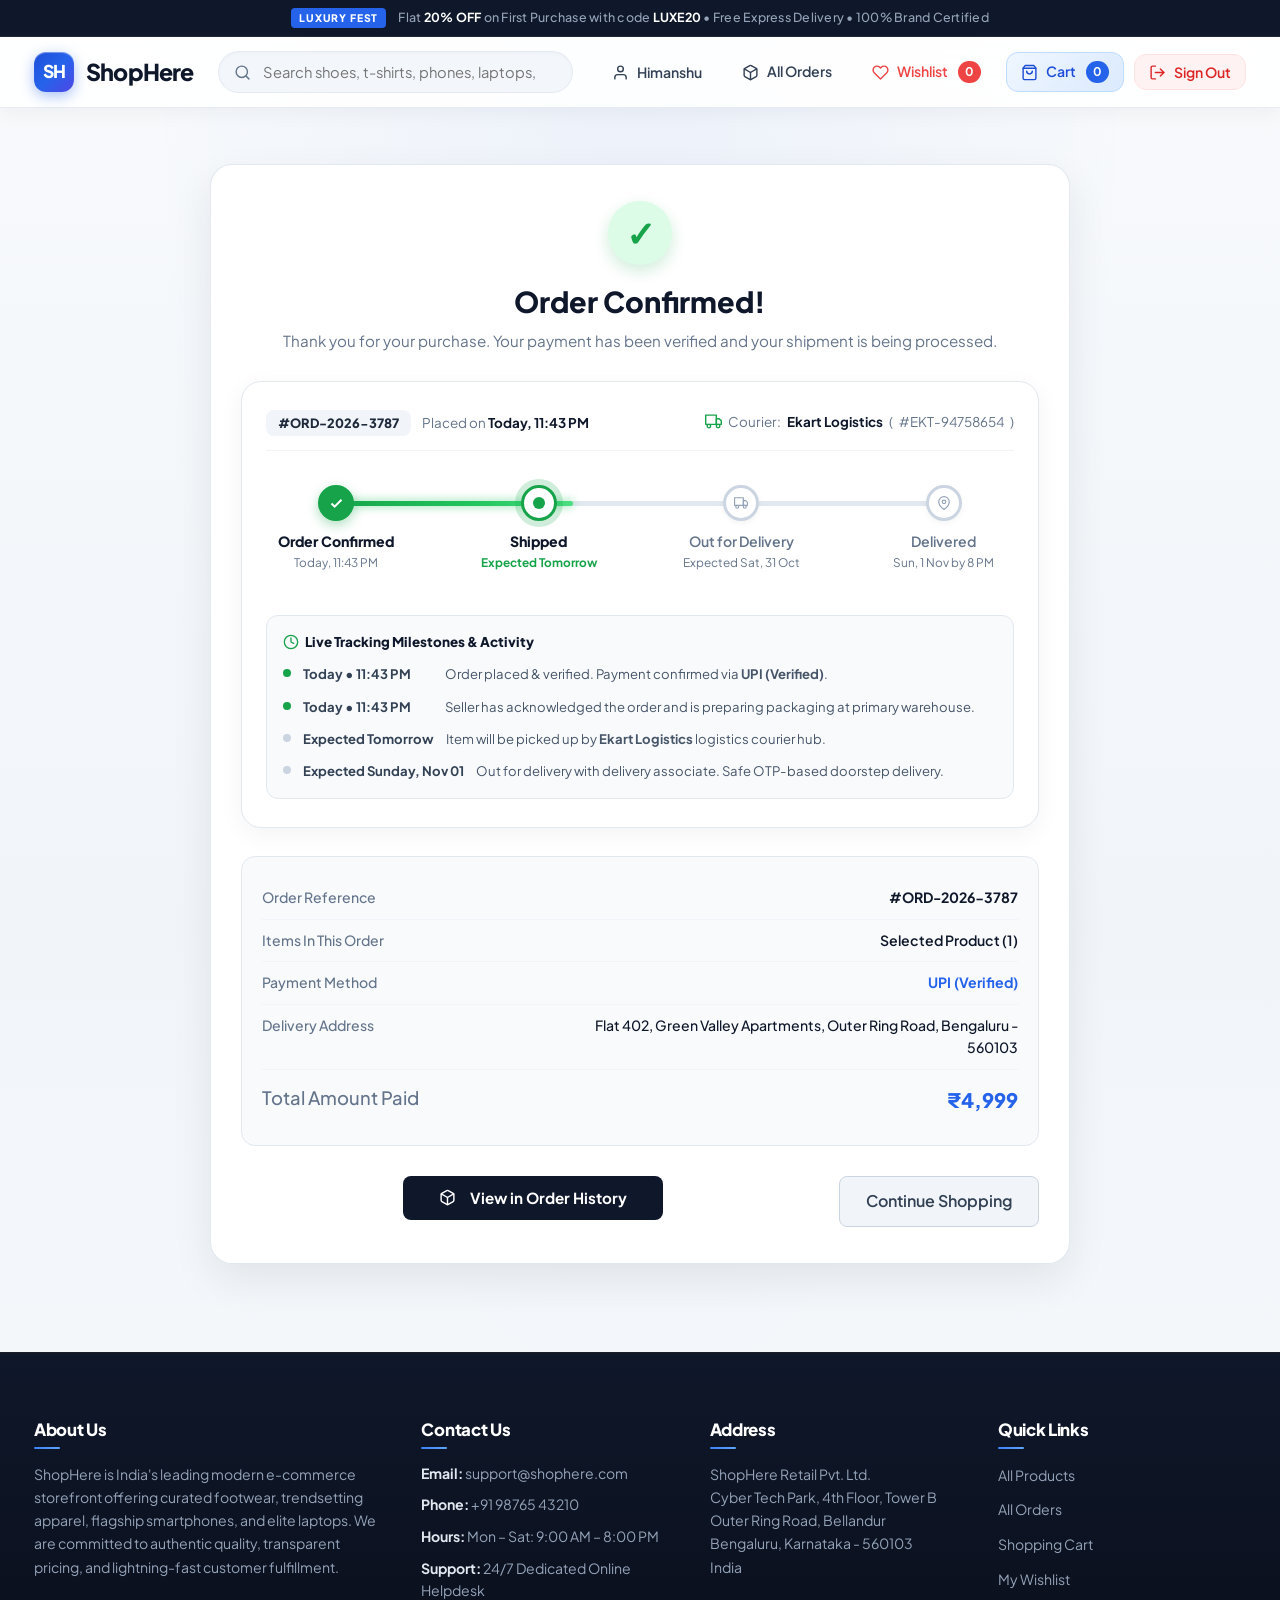
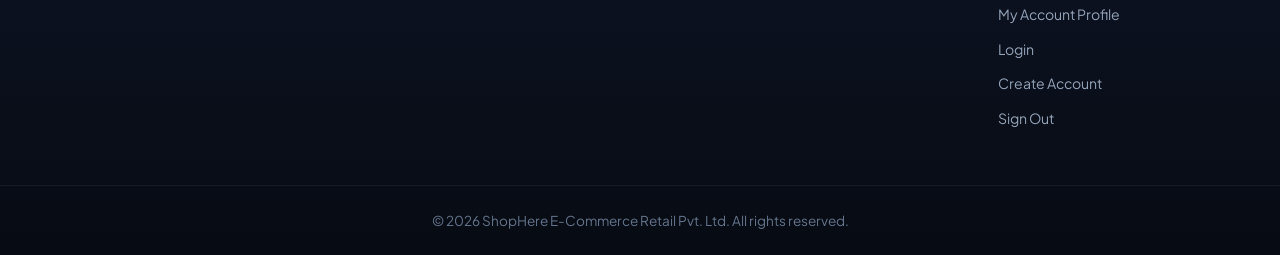
<file: frontend/order-success.html>
<!DOCTYPE html>
<html lang="en">
<head>
  <meta charset="UTF-8">
  <meta name="viewport" content="width=device-width, initial-scale=1.0">
  <title>Order Confirmed - ShopHere</title>
  <link rel="stylesheet" href="css/style.css">
  <script src="js/products.js"></script>
  <script src="js/cart.js" defer></script>
  <script src="js/auth.js" defer></script>
</head>
<body>

  <!-- Top Luxury Announcement Bar -->
  <div class="top-announcement-bar">
    <div class="announcement-content">
      <span class="announcement-pill">LUXURY FEST</span>
      <span>Flat <strong>20% OFF</strong> on First Purchase with code <strong>LUXE20</strong> &bull; Free Express Delivery &bull; 100% Brand Certified</span>
    </div>
  </div>

  <!-- Site Header -->
  <header class="site-header">
    <div class="header-container">
      <a href="products.html" class="brand-logo">
        <span class="logo-badge">SH</span>
        <span class="logo-text">ShopHere</span>
      </a>

      <!-- Search Bar -->
      <div class="search-bar">
        <svg class="search-icon-svg" viewBox="0 0 24 24"><circle cx="11" cy="11" r="8"></circle><line x1="21" y1="21" x2="16.65" y2="16.65"></line></svg>
        <input type="search" id="header-search" placeholder="Search shoes, t-shirts, phones, laptops, audio..." autocomplete="off">
      </div>

      <!-- Header Actions -->
      <nav class="header-nav">
        <button type="button" id="header-account-btn" class="nav-item account-trigger" onclick="openAccountModal()">
          <svg class="nav-icon-svg" viewBox="0 0 24 24"><path d="M20 21v-2a4 4 0 0 0-4-4H8a4 4 0 0 0-4 4v2"></path><circle cx="12" cy="7" r="4"></circle></svg> 
          <span id="account-btn-label">My Account</span>
        </button>

        <a href="orders.html" class="nav-item orders-nav-item" title="View All Orders">
          <svg class="nav-icon-svg" viewBox="0 0 24 24"><path d="M21 16V8a2 2 0 0 0-1-1.73l-7-4a2 2 0 0 0-2 0l-7 4A2 2 0 0 0 3 8v8a2 2 0 0 0 1 1.73l7 4a2 2 0 0 0 2 0l7-4A2 2 0 0 0 21 16z"></path><polyline points="3.27 6.96 12 12.01 20.73 6.96"></polyline><line x1="12" y1="22.08" x2="12" y2="12"></line></svg> 
          <span>All Orders</span>
        </a>

        <a href="wishlist.html" class="nav-item wishlist-nav-item">
          <svg class="nav-icon-svg" viewBox="0 0 24 24"><path d="M20.84 4.61a5.5 5.5 0 0 0-7.78 0L12 5.67l-1.06-1.06a5.5 5.5 0 0 0-7.78 7.78l1.06 1.06L12 21.23l7.78-7.78 1.06-1.06a5.5 5.5 0 0 0 0-7.78z"></path></svg> 
          <span>Wishlist</span>
          <span id="wishlist-count" class="cart-count wishlist-count">0</span>
        </a>

        <a href="cart.html" class="nav-item cart-nav-item">
          <svg class="nav-icon-svg" viewBox="0 0 24 24"><path d="M6 2L3 6v14a2 2 0 0 0 2 2h14a2 2 0 0 0 2-2V6l-3-4z"></path><line x1="3" y1="6" x2="21" y2="6"></line><path d="M16 10a4 4 0 0 1-8 0"></path></svg> 
          <span>Cart</span>
          <span id="cart-count" class="cart-count">0</span>
        </a>

        <button type="button" id="header-signout-btn" class="nav-item signout-nav-item" onclick="handleSignOut()" title="Sign Out of ShopHere">
          <svg class="nav-icon-svg" viewBox="0 0 24 24"><path d="M9 21H5a2 2 0 0 1-2-2V5a2 2 0 0 1 2-2h4"></path><polyline points="16 17 21 12 16 7"></polyline><line x1="21" y1="12" x2="9" y2="12"></line></svg> 
          <span>Sign Out</span>
        </button>
      </nav>
    </div>
  </header>

  <!-- Success Main Card -->
  <main class="main-content">
    <div class="order-success-card" style="max-width: 860px; padding: 36px 30px;">
      <div class="success-badge-circle" style="width: 64px; height: 64px; font-size: 2.2rem; margin-bottom: 14px;">✓</div>
      <h1 class="success-title" style="font-size: 1.8rem; margin-bottom: 6px;">Order Confirmed!</h1>
      <p class="success-subtitle" style="margin-bottom: 22px;">Thank you for your purchase. Your payment has been verified and your shipment is being processed.</p>

      <!-- Flipkart Style Live Order Tracking Card with the Iconic Green Line -->
      <div class="flipkart-tracker-card">
        <div class="tracker-header-box">
          <div>
            <span class="tracker-id-pill" id="tracker-order-id">#ORD-2026-9843</span>
            <span style="font-size:0.84rem; color:#64748b; margin-left:8px;">Placed on <strong id="tracker-placed-time" style="color:#0f172a;">Today, 8:25 AM</strong></span>
          </div>
          <div class="tracker-courier-tag">
            <svg class="nav-icon-svg" viewBox="0 0 24 24" style="color:#16a34a; width:17px; height:17px;"><rect x="1" y="3" width="15" height="13"></rect><polygon points="16 8 20 8 23 11 23 16 16 16 16 8"></polygon><circle cx="5.5" cy="18.5" r="2.5"></circle><circle cx="18.5" cy="18.5" r="2.5"></circle></svg>
            Courier: <strong id="tracker-courier-name">Ekart Logistics</strong> (<span id="tracker-tracking-no">#EKT-8492049</span>)
          </div>
        </div>

        <!-- The Horizontal Stepper with the Iconic Flipkart Green Progress Line -->
        <div class="tracker-stepper-wrap">
          <div class="tracker-rail"></div>
          <!-- Animated Flipkart Green Progress Line -->
          <div class="tracker-progress-line" id="tracker-green-line" style="width: 33%;"></div>

          <div class="tracker-steps-flex">
            <!-- Step 1: Order Confirmed (Completed) -->
            <div class="tracker-step-item completed">
              <div class="tracker-node"><svg viewBox="0 0 24 24" style="width:15px; height:15px; stroke:#ffffff; stroke-width:3.2; fill:none;"><polyline points="20 6 9 17 4 12"></polyline></svg></div>
              <div class="tracker-step-title">Order Confirmed</div>
              <div class="tracker-step-date" id="step-confirmed-date">Today, 8:25 AM</div>
            </div>

            <!-- Step 2: Shipped (Active / In-transit) -->
            <div class="tracker-step-item active">
              <div class="tracker-node">
                <span class="tracker-node-dot"></span>
              </div>
              <div class="tracker-step-title">Shipped</div>
              <div class="tracker-step-date">Expected Tomorrow</div>
            </div>

            <!-- Step 3: Out for Delivery (Upcoming) -->
            <div class="tracker-step-item">
              <div class="tracker-node">
                <svg class="nav-icon-svg" viewBox="0 0 24 24" style="width:14px; height:14px;"><rect x="1" y="3" width="15" height="13"></rect><polygon points="16 8 20 8 23 11 23 16 16 16 16 8"></polygon><circle cx="5.5" cy="18.5" r="2.5"></circle><circle cx="18.5" cy="18.5" r="2.5"></circle></svg>
              </div>
              <div class="tracker-step-title">Out for Delivery</div>
              <div class="tracker-step-date" id="step-ofd-date">Expected Sat, 31 Oct</div>
            </div>

            <!-- Step 4: Delivered (Upcoming) -->
            <div class="tracker-step-item">
              <div class="tracker-node">
                <svg class="nav-icon-svg" viewBox="0 0 24 24" style="width:14px; height:14px;"><path d="M21 10c0 7-9 13-9 13s-9-6-9-13a9 9 0 0 1 18 0z"></path><circle cx="12" cy="10" r="3"></circle></svg>
              </div>
              <div class="tracker-step-title">Delivered</div>
              <div class="tracker-step-date" id="step-delivered-date">Sun, 1 Nov by 8 PM</div>
            </div>
          </div>
        </div>

        <!-- Flipkart Real-Time Milestone Activity Log -->
        <div class="tracker-logs-card">
          <div class="tracker-logs-title">
            <svg class="nav-icon-svg" viewBox="0 0 24 24" style="color:#16a34a; width:16px; height:16px;"><circle cx="12" cy="12" r="10"></circle><polyline points="12 6 12 12 16 14"></polyline></svg>
            Live Tracking Milestones &amp; Activity
          </div>
          <ul class="tracker-log-list">
            <li class="tracker-log-row">
              <span class="tracker-log-dot"></span>
              <span class="tracker-log-time" id="log-time-1">Today &bull; 8:25 AM</span>
              <span class="tracker-log-desc">Order placed &amp; verified. Payment confirmed via <strong id="log-payment-method">UPI (Verified)</strong>.</span>
            </li>
            <li class="tracker-log-row">
              <span class="tracker-log-dot"></span>
              <span class="tracker-log-time" id="log-time-2">Today &bull; 8:28 AM</span>
              <span class="tracker-log-desc">Seller has acknowledged the order and is preparing packaging at primary warehouse.</span>
            </li>
            <li class="tracker-log-row upcoming">
              <span class="tracker-log-dot"></span>
              <span class="tracker-log-time">Expected Tomorrow</span>
              <span class="tracker-log-desc">Item will be picked up by <strong>Ekart Logistics</strong> logistics courier hub.</span>
            </li>
            <li class="tracker-log-row upcoming">
              <span class="tracker-log-dot"></span>
              <span class="tracker-log-time" id="log-ofd-expected">Expected Sunday, Nov 01</span>
              <span class="tracker-log-desc">Out for delivery with delivery associate. Safe OTP-based doorstep delivery.</span>
            </li>
          </ul>
        </div>
      </div>

      <!-- Order Summary Card -->
      <div class="success-details-box">
        <div class="success-row">
          <span class="success-label">Order Reference</span>
          <strong id="success-order-id" class="success-val">#ORD-2026-9843</strong>
        </div>
        <div class="success-row">
          <span class="success-label">Items In This Order</span>
          <span id="success-items-summary" class="success-val" style="font-weight: 600;">1 Product</span>
        </div>
        <div class="success-row">
          <span class="success-label">Payment Method</span>
          <strong id="success-payment-method" class="success-val" style="color: #2563eb;">UPI (Verified)</strong>
        </div>
        <div class="success-row">
          <span class="success-label">Delivery Address</span>
          <span id="success-address" class="success-val" style="font-weight: 500;">Flat 402, Green Valley Apartments, Outer Ring Road, Bengaluru</span>
        </div>
        <div class="success-row total-success-row">
          <span class="success-label">Total Amount Paid</span>
          <strong id="success-total" class="success-val total-amount">₹4,999</strong>
        </div>
      </div>

      <div class="success-actions">
        <a href="orders.html" class="btn-primary-large" style="display:inline-flex; text-decoration:none; max-width: 260px; margin: 0 auto;">
          <svg class="nav-icon-svg" viewBox="0 0 24 24" style="margin-right:6px;"><path d="M21 16V8a2 2 0 0 0-1-1.73l-7-4a2 2 0 0 0-2 0l-7 4A2 2 0 0 0 3 8v8a2 2 0 0 0 1 1.73l7 4a2 2 0 0 0 2 0l7-4A2 2 0 0 0 21 16z"></path><polyline points="3.27 6.96 12 12.01 20.73 6.96"></polyline><line x1="12" y1="22.08" x2="12" y2="12"></line></svg> View in Order History
        </a>
        <a href="products.html" class="btn-secondary" style="display:inline-flex; text-decoration:none; padding: 12px 26px; border-radius: 8px;">
          Continue Shopping
        </a>
      </div>
    </div>
  </main>

  <!-- Site Footer -->
  <footer class="site-footer">
    <div class="footer-container">
      <div class="footer-col">
        <h3>About Us</h3>
        <p>ShopHere is India's leading modern e-commerce storefront offering curated footwear, trendsetting apparel, flagship smartphones, and elite laptops. We are committed to authentic quality, transparent pricing, and lightning-fast customer fulfillment.</p>
      </div>

      <div class="footer-col">
        <h3>Contact Us</h3>
        <ul class="footer-contact-list">
          <li><strong>Email:</strong> support@shophere.com</li>
          <li><strong>Phone:</strong> +91 98765 43210</li>
          <li><strong>Hours:</strong> Mon – Sat: 9:00 AM – 8:00 PM</li>
          <li><strong>Support:</strong> 24/7 Dedicated Online Helpdesk</li>
        </ul>
      </div>

      <div class="footer-col">
        <h3>Address</h3>
        <address class="footer-address">
          ShopHere Retail Pvt. Ltd.<br>
          Cyber Tech Park, 4th Floor, Tower B<br>
          Outer Ring Road, Bellandur<br>
          Bengaluru, Karnataka - 560103<br>
          India
        </address>
      </div>

      <div class="footer-col">
        <h3>Quick Links</h3>
        <ul class="footer-links">
          <li><a href="products.html">All Products</a></li>
          <li><a href="orders.html">All Orders</a></li>
          <li><a href="cart.html">Shopping Cart</a></li>
          <li><a href="wishlist.html">My Wishlist</a></li>
          <li><a href="javascript:void(0)" class="account-trigger" onclick="openAccountModal()">My Account Profile</a></li>
          <li><a href="login.html">Login</a></li>
          <li><a href="register.html">Create Account</a></li>
          <li><a href="javascript:void(0)" onclick="handleSignOut()">Sign Out</a></li>
        </ul>
      </div>
    </div>

    <div class="footer-bottom">
      <p>&copy; 2026 ShopHere E-Commerce Retail Pvt. Ltd. All rights reserved.</p>
    </div>
  </footer>

  <script>
    document.addEventListener('DOMContentLoaded', () => {
      const urlParams = new URLSearchParams(window.location.search);
      const paramOrderId = urlParams.get('orderId');
      const paramTotal = urlParams.get('total');
      const paramPayment = urlParams.get('payment');
      const paramTracking = urlParams.get('trackingId');

      // Attempt to retrieve full order snapshot from localStorage
      let latestOrder = null;
      try {
        latestOrder = JSON.parse(localStorage.getItem('shophere_latest_order'));
      } catch(e) {}

      const now = new Date();
      const timeStr = now.toLocaleTimeString('en-US', { hour: '2-digit', minute: '2-digit' });
      const dateStr = now.toLocaleDateString('en-US', { month: 'short', day: 'numeric' });
      const fullPlacedTime = `Today, ${timeStr}`;

      const orderId = latestOrder?.id || paramOrderId || `#ORD-2026-${Math.floor(1000 + Math.random() * 9000)}`;
      const totalAmount = latestOrder?.total || paramTotal || '₹4,999';
      const paymentMethod = latestOrder?.paymentMethod || paramPayment || 'UPI (Verified)';
      const courierTracking = latestOrder?.trackingId || paramTracking || `#EKT-${Math.floor(10000000 + Math.random() * 90000000)}`;
      const itemsText = latestOrder?.items || 'Selected Product (1)';
      const shippingAddress = latestOrder?.shippingAddress || 'Flat 402, Green Valley Apartments, Outer Ring Road, Bengaluru - 560103';

      // Fill tracking header and order references
      const trackerOrderIdEl = document.getElementById('tracker-order-id');
      const successOrderIdEl = document.getElementById('success-order-id');
      if (trackerOrderIdEl) trackerOrderIdEl.textContent = orderId;
      if (successOrderIdEl) successOrderIdEl.textContent = orderId;

      const placedTimeEl = document.getElementById('tracker-placed-time');
      const stepConfirmedDateEl = document.getElementById('step-confirmed-date');
      const logTime1 = document.getElementById('log-time-1');
      const logTime2 = document.getElementById('log-time-2');
      if (placedTimeEl) placedTimeEl.textContent = fullPlacedTime;
      if (stepConfirmedDateEl) stepConfirmedDateEl.textContent = fullPlacedTime;
      if (logTime1) logTime1.textContent = `Today • ${timeStr}`;
      if (logTime2) logTime2.textContent = `Today • ${timeStr}`;

      const trackingNoEl = document.getElementById('tracker-tracking-no');
      if (trackingNoEl) trackingNoEl.textContent = courierTracking;

      const paymentMethodEl = document.getElementById('success-payment-method');
      const logPaymentMethodEl = document.getElementById('log-payment-method');
      if (paymentMethodEl) paymentMethodEl.textContent = paymentMethod;
      if (logPaymentMethodEl) logPaymentMethodEl.textContent = paymentMethod;

      const itemsSummaryEl = document.getElementById('success-items-summary');
      if (itemsSummaryEl) itemsSummaryEl.textContent = itemsText;

      const totalEl = document.getElementById('success-total');
      if (totalEl) totalEl.textContent = totalAmount;

      const addressEl = document.getElementById('success-address');
      if (addressEl) addressEl.textContent = shippingAddress;

      // Animate the famous Flipkart Green Progress Line smoothly on load!
      const greenLine = document.getElementById('tracker-green-line');
      if (greenLine) {
        greenLine.style.width = '0%';
        setTimeout(() => {
          greenLine.style.width = '33%';
        }, 300);
      }
    });
  </script>
</body>
</html>
</file>
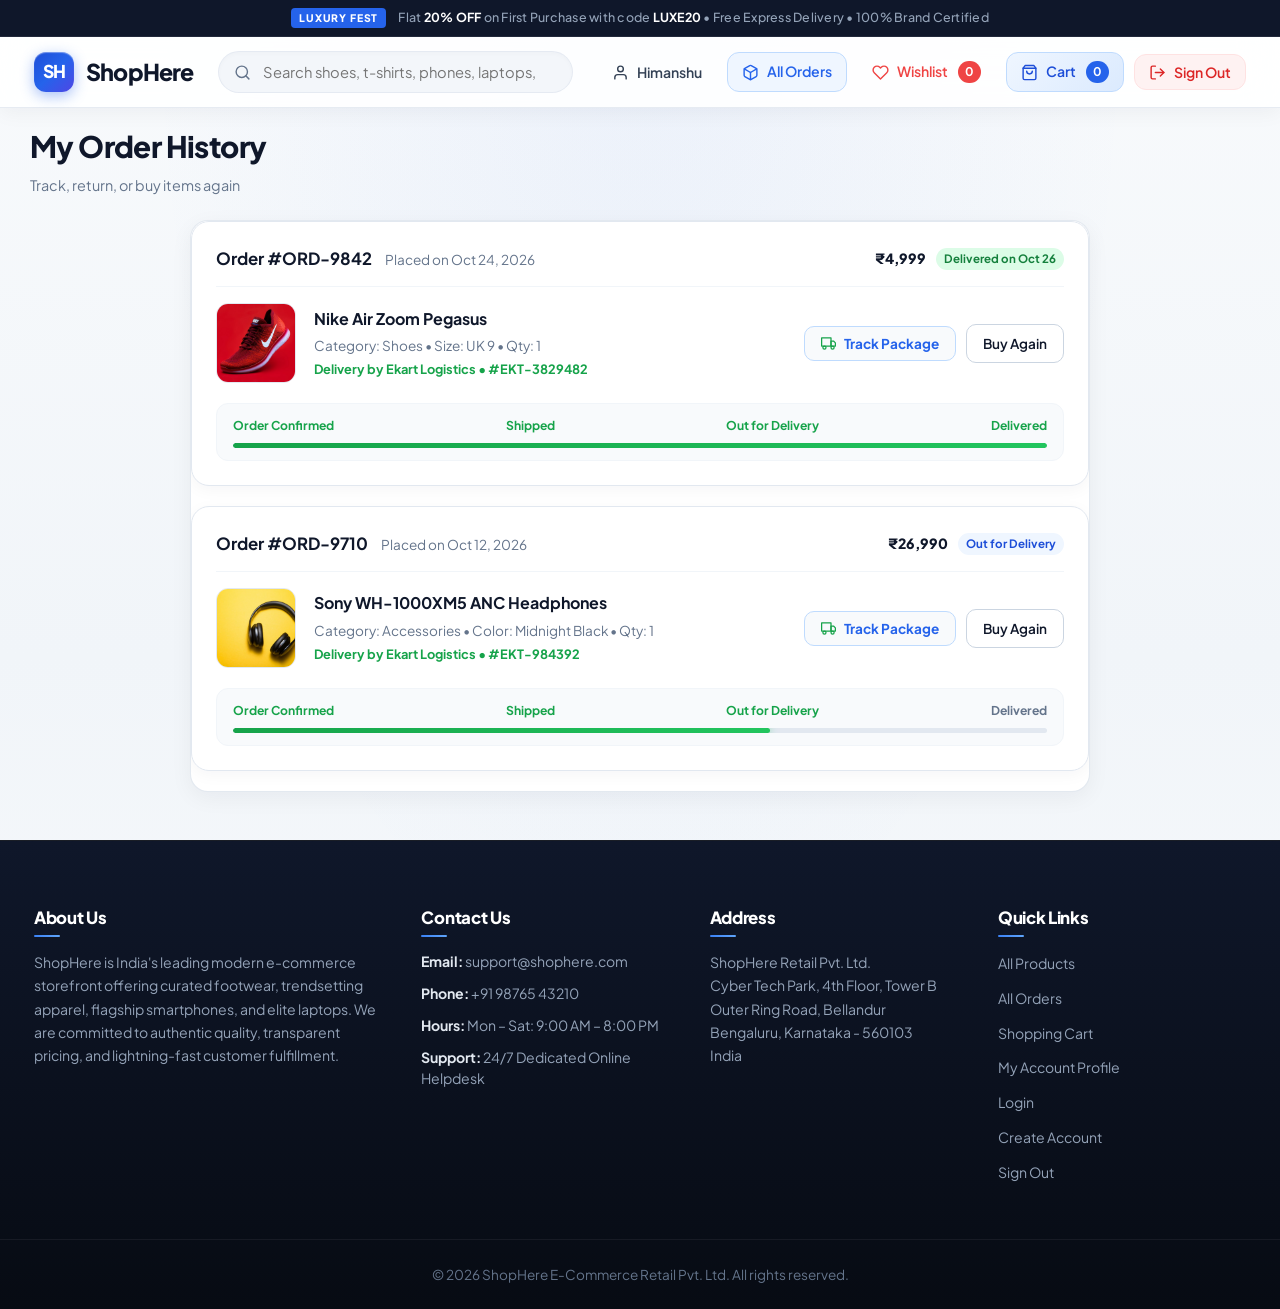
<file: frontend/orders.html>
<!DOCTYPE html>
<html lang="en">
<head>
  <meta charset="UTF-8">
  <meta name="viewport" content="width=device-width, initial-scale=1.0">
  <title>My Orders - ShopHere</title>
  <link rel="stylesheet" href="css/style.css">
  <script src="js/products.js"></script>
  <script src="js/cart.js" defer></script>
  <script src="js/auth.js" defer></script>
</head>
<body>

  <!-- Top Luxury Announcement Bar -->
  <div class="top-announcement-bar">
    <div class="announcement-content">
      <span class="announcement-pill">LUXURY FEST</span>
      <span>Flat <strong>20% OFF</strong> on First Purchase with code <strong>LUXE20</strong> &bull; Free Express Delivery &bull; 100% Brand Certified</span>
    </div>
  </div>

  <!-- Site Header -->
  <header class="site-header">
    <div class="header-container">
      <a href="products.html" class="brand-logo">
        <span class="logo-badge">SH</span>
        <span class="logo-text">ShopHere</span>
      </a>

      <!-- Search Bar -->
      <div class="search-bar">
        <svg class="search-icon-svg" viewBox="0 0 24 24"><circle cx="11" cy="11" r="8"></circle><line x1="21" y1="21" x2="16.65" y2="16.65"></line></svg>
        <input type="search" id="header-search" placeholder="Search shoes, t-shirts, phones, laptops, audio..." autocomplete="off">
      </div>

      <!-- Header Actions -->
      <nav class="header-nav">
        <button type="button" id="header-account-btn" class="nav-item account-trigger" onclick="openAccountModal()">
          <svg class="nav-icon-svg" viewBox="0 0 24 24"><path d="M20 21v-2a4 4 0 0 0-4-4H8a4 4 0 0 0-4 4v2"></path><circle cx="12" cy="7" r="4"></circle></svg> 
          <span id="account-btn-label">My Account</span>
        </button>
        <a href="orders.html" class="nav-item orders-nav-item active-nav" title="View All Orders">
          <svg class="nav-icon-svg" viewBox="0 0 24 24"><path d="M21 16V8a2 2 0 0 0-1-1.73l-7-4a2 2 0 0 0-2 0l-7 4A2 2 0 0 0 3 8v8a2 2 0 0 0 1 1.73l7 4a2 2 0 0 0 2 0l7-4A2 2 0 0 0 21 16z"></path><polyline points="3.27 6.96 12 12.01 20.73 6.96"></polyline><line x1="12" y1="22.08" x2="12" y2="12"></line></svg> 
          <span>All Orders</span>
        </a>
        <a href="wishlist.html" class="nav-item wishlist-nav-item">
          <svg class="nav-icon-svg" viewBox="0 0 24 24"><path d="M20.84 4.61a5.5 5.5 0 0 0-7.78 0L12 5.67l-1.06-1.06a5.5 5.5 0 0 0-7.78 7.78l1.06 1.06L12 21.23l7.78-7.78 1.06-1.06a5.5 5.5 0 0 0 0-7.78z"></path></svg> 
          <span>Wishlist</span>
          <span id="wishlist-count" class="cart-count wishlist-count">0</span>
        </a>
        <a href="cart.html" class="nav-item cart-nav-item">
          <svg class="nav-icon-svg" viewBox="0 0 24 24"><path d="M6 2L3 6v14a2 2 0 0 0 2 2h14a2 2 0 0 0 2-2V6l-3-4z"></path><line x1="3" y1="6" x2="21" y2="6"></line><path d="M16 10a4 4 0 0 1-8 0"></path></svg> 
          <span>Cart</span>
          <span id="cart-count" class="cart-count">0</span>
        </a>
        <button type="button" id="header-signout-btn" class="nav-item signout-nav-item" onclick="handleSignOut()" title="Sign Out of ShopHere">
          <svg class="nav-icon-svg" viewBox="0 0 24 24"><path d="M9 21H5a2 2 0 0 1-2-2V5a2 2 0 0 1 2-2h4"></path><polyline points="16 17 21 12 16 7"></polyline><line x1="21" y1="12" x2="9" y2="12"></line></svg> 
          <span>Sign Out</span>
        </button>
      </nav>
    </div>
  </header>

  <!-- Orders Content -->
  <main class="main-content">
    <div class="section-header">
      <h1 class="section-title">My Order History</h1>
      <p class="section-subtitle">Track, return, or buy items again</p>
    </div>

    <div class="cart-items-wrapper" style="max-width: 900px; margin: 0 auto;">
      <div class="cart-items-container" id="orders-dynamic-container">
        <!-- Dynamically rendered orders go here -->
      </div>
    </div>
  </main>

  <!-- Flipkart-Style Live Tracking Modal -->
  <div id="tracking-modal" class="payment-modal-backdrop">
    <div class="payment-modal-card tracking-modal-card">
      <div class="payment-modal-header">
        <div class="payment-modal-title">
          <svg class="nav-icon-svg" viewBox="0 0 24 24" style="color:#16a34a; width:22px; height:22px;"><rect x="1" y="3" width="15" height="13"></rect><polygon points="16 8 20 8 23 11 23 16 16 16 16 8"></polygon><circle cx="5.5" cy="18.5" r="2.5"></circle><circle cx="18.5" cy="18.5" r="2.5"></circle></svg>
          Flipkart Live Tracking &bull; <span id="modal-track-id">#ORD-9710</span>
        </div>
        <button type="button" class="payment-modal-close" onclick="closeTrackingModal()" title="Close Tracking">✕</button>
      </div>

      <div class="tracker-header-box" style="margin-bottom: 20px;">
        <div>
          <span style="font-size:0.85rem; color:#64748b;">Carrier: <strong id="modal-track-courier" style="color:#0f172a;">Ekart Logistics</strong></span>
          <span style="font-size:0.85rem; color:#64748b; margin-left:10px;">Waybill: <strong id="modal-track-num" style="color:#2563eb;">#EKT-984392</strong></span>
        </div>
        <div>
          <span id="modal-track-status-pill" class="acc-order-status status-shipped">Out for Delivery</span>
        </div>
      </div>

      <!-- The Horizontal Stepper with the Iconic Flipkart Green Progress Line -->
      <div class="tracker-stepper-wrap">
        <div class="tracker-rail"></div>
        <div class="tracker-progress-line" id="modal-green-line" style="width: 66%;"></div>

        <div class="tracker-steps-flex" id="modal-tracker-steps">
          <!-- Steps injected via JS -->
        </div>
      </div>

      <!-- Live Tracking Activity Logs -->
      <div class="tracker-logs-card">
        <div class="tracker-logs-title">
          <svg class="nav-icon-svg" viewBox="0 0 24 24" style="color:#16a34a; width:16px; height:16px;"><circle cx="12" cy="12" r="10"></circle><polyline points="12 6 12 12 16 14"></polyline></svg>
          Detailed Movement History
        </div>
        <ul class="tracker-log-list" id="modal-track-logs">
          <!-- Logs injected via JS -->
        </ul>
      </div>

      <div style="margin-top: 20px; display: flex; justify-content: flex-end;">
        <button type="button" class="btn-primary" style="margin-top:0; width:auto; padding:10px 24px;" onclick="closeTrackingModal()">Done</button>
      </div>
    </div>
  </div>

  <!-- Site Footer -->
  <footer class="site-footer">
    <div class="footer-container">
      <div class="footer-col">
        <h3>About Us</h3>
        <p>ShopHere is India's leading modern e-commerce storefront offering curated footwear, trendsetting apparel, flagship smartphones, and elite laptops. We are committed to authentic quality, transparent pricing, and lightning-fast customer fulfillment.</p>
      </div>

      <div class="footer-col">
        <h3>Contact Us</h3>
        <ul class="footer-contact-list">
          <li><strong>Email:</strong> support@shophere.com</li>
          <li><strong>Phone:</strong> +91 98765 43210</li>
          <li><strong>Hours:</strong> Mon – Sat: 9:00 AM – 8:00 PM</li>
          <li><strong>Support:</strong> 24/7 Dedicated Online Helpdesk</li>
        </ul>
      </div>

      <div class="footer-col">
        <h3>Address</h3>
        <address class="footer-address">
          ShopHere Retail Pvt. Ltd.<br>
          Cyber Tech Park, 4th Floor, Tower B<br>
          Outer Ring Road, Bellandur<br>
          Bengaluru, Karnataka - 560103<br>
          India
        </address>
      </div>

      <div class="footer-col">
        <h3>Quick Links</h3>
        <ul class="footer-links">
          <li><a href="products.html">All Products</a></li>
          <li><a href="orders.html">All Orders</a></li>
          <li><a href="cart.html">Shopping Cart</a></li>
          <li><a href="javascript:void(0)" class="account-trigger" onclick="openAccountModal()">My Account Profile</a></li>
          <li><a href="login.html">Login</a></li>
          <li><a href="register.html">Create Account</a></li>
          <li><a href="javascript:void(0)" onclick="handleSignOut()">Sign Out</a></li>
        </ul>
      </div>
    </div>

    <div class="footer-bottom">
      <p>&copy; 2026 ShopHere E-Commerce Retail Pvt. Ltd. All rights reserved.</p>
    </div>
  </footer>

  <script>
    const defaultOrders = [
      {
        id: "#ORD-9842",
        date: "Oct 24, 2026",
        status: "Delivered on Oct 26",
        statusType: "delivered",
        statusColor: "status-delivered",
        total: "₹4,999",
        itemsText: "Nike Air Zoom Pegasus (Size: UK 9)",
        image: "images/products/product-1.jpg",
        name: "Nike Air Zoom Pegasus",
        productId: 1,
        variantInfo: "Category: Shoes • Size: UK 9 • Qty: 1",
        courier: "Ekart Logistics",
        trackingId: "#EKT-3829482",
        progressPct: 100
      },
      {
        id: "#ORD-9710",
        date: "Oct 12, 2026",
        status: "Out for Delivery",
        statusType: "ofd",
        statusColor: "status-shipped",
        total: "₹26,990",
        itemsText: "Sony WH-1000XM5 ANC Headphones",
        image: "images/products/product-17.jpg",
        name: "Sony WH-1000XM5 ANC Headphones",
        productId: 17,
        variantInfo: "Category: Accessories • Color: Midnight Black • Qty: 1",
        courier: "Ekart Logistics",
        trackingId: "#EKT-984392",
        progressPct: 66
      }
    ];

    let allOrdersList = [];

    document.addEventListener('DOMContentLoaded', () => {
      loadAndRenderOrders();
    });

    function loadAndRenderOrders() {
      const container = document.getElementById('orders-dynamic-container');
      if (!container) return;

      // Check localStorage for newly placed orders
      let savedOrders = [];
      try {
        const stored = localStorage.getItem('shophere_all_orders');
        if (stored) savedOrders = JSON.parse(stored);
      } catch(e) {}

      // Combine user orders with defaults
      const combined = [...savedOrders];
      defaultOrders.forEach(d => {
        if (!combined.some(o => o.id === d.id)) {
          combined.push(d);
        }
      });

      allOrdersList = combined;

      if (combined.length === 0) {
        container.innerHTML = `
          <div style="text-align:center; padding:50px 20px; background:#ffffff; border-radius:18px; border:1px solid #e2e8f0;">
            <svg class="empty-icon-svg" viewBox="0 0 24 24" style="color:#64748b; margin-bottom:12px;"><rect x="1" y="3" width="15" height="13"></rect><polygon points="16 8 20 8 23 11 23 16 16 16 16 8"></polygon><circle cx="5.5" cy="18.5" r="2.5"></circle><circle cx="18.5" cy="18.5" r="2.5"></circle></svg>
            <h3 style="color:#0f172a; margin-bottom:6px;">No Orders Found</h3>
            <p style="color:#64748b; font-size:0.9rem;">You haven't placed any orders yet.</p>
            <a href="products.html" class="btn-hero-primary" style="display:inline-block; margin-top:16px;">Start Shopping</a>
          </div>
        `;
        return;
      }

      container.innerHTML = '';
      combined.forEach((order, index) => {
        const firstItem = order.cartSnapshot && order.cartSnapshot.length > 0
          ? order.cartSnapshot[0]
          : null;

        const imgSrc = firstItem ? (firstItem.image || 'images/products/product-1.jpg') : (order.image || 'images/products/product-1.jpg');
        const prodName = firstItem ? firstItem.name : (order.name || order.items || 'ShopHere Product');
        const prodId = firstItem ? firstItem.id : (order.productId || 1);
        const variantDesc = firstItem 
          ? `Category: ${firstItem.category || 'Retail'}${firstItem.variant ? ' • ' + firstItem.variant : ''} • Qty: ${firstItem.quantity || 1}`
          : (order.variantInfo || order.items || 'Standard Packaging');

        const statusClass = order.statusColor || (order.status?.toLowerCase().includes('delivered') ? 'status-delivered' : 'status-shipped');
        const progressWidth = order.progressPct || (order.status?.toLowerCase().includes('delivered') ? 100 : 33);

        const card = document.createElement('div');
        card.className = 'cart-item-row';
        card.style.cssText = 'flex-direction: column; align-items: stretch; gap: 16px; padding: 24px; background: #ffffff; border-radius: 18px; border: 1px solid #e2e8f0; margin-bottom: 20px; box-shadow: 0 4px 16px rgba(15, 23, 42, 0.04);';

        card.innerHTML = `
          <div style="display: flex; justify-content: space-between; align-items: center; border-bottom: 1px solid #f1f5f9; padding-bottom: 14px; flex-wrap: wrap; gap: 10px;">
            <div>
              <strong style="color: #0f172a; font-size: 1.05rem;">Order ${order.id}</strong>
              <span style="color: #64748b; font-size: 0.85rem; margin-left: 10px;">Placed on ${order.date}</span>
            </div>
            <div style="display:flex; align-items:center; gap:10px;">
              <span style="font-size:0.88rem; font-weight:800; color:#0f172a;">${order.total}</span>
              <span class="acc-order-status ${statusClass}">${order.status}</span>
            </div>
          </div>

          <div style="display: flex; align-items: center; gap: 18px; flex-wrap: wrap;">
            <div class="cart-item-visual" style="width: 80px; height: 80px; border-radius: 12px; overflow: hidden; background: #f8fafc; border: 1px solid #e2e8f0;">
              <img src="${imgSrc}" alt="${prodName}" class="cart-real-img" style="width:100%; height:100%; object-fit:cover;">
            </div>
            <div style="flex: 1; min-width: 220px;">
              <h4 class="cart-item-title"><a href="product-details.html?id=${prodId}">${prodName}</a></h4>
              <p style="font-size: 0.85rem; color: #64748b; margin-top: 2px;">${variantDesc}</p>
              <p style="font-size: 0.8rem; color: #16a34a; font-weight: 700; margin-top: 4px;">Delivery by ${order.courier || 'Ekart Logistics'} &bull; ${order.trackingId || '#EKT-8492049'}</p>
            </div>
            <div style="display: flex; gap: 10px; align-items: center;">
              <button type="button" class="btn-orders-cta" style="width:auto; padding:8px 16px; font-size:0.85rem;" onclick="openTrackingModal('${order.id}')">
                <svg class="nav-icon-svg" viewBox="0 0 24 24" style="color:#16a34a; width:15px; height:15px;"><rect x="1" y="3" width="15" height="13"></rect><polygon points="16 8 20 8 23 11 23 16 16 16 16 8"></polygon><circle cx="5.5" cy="18.5" r="2.5"></circle><circle cx="18.5" cy="18.5" r="2.5"></circle></svg>
                Track Package
              </button>
              <a href="product-details.html?id=${prodId}" class="btn-hero-secondary" style="color: #0f172a; border-color: #cbd5e1; padding: 8px 16px; font-size: 0.85rem;">Buy Again</a>
            </div>
          </div>

          <!-- Flipkart Mini Progress Line Preview -->
          <div style="background: #f8fafc; border: 1px solid #f1f5f9; border-radius: 12px; padding: 12px 16px; margin-top: 4px;">
            <div style="display: flex; justify-content: space-between; font-size: 0.76rem; font-weight: 700; color: #64748b; margin-bottom: 8px;">
              <span style="color:#16a34a;">Order Confirmed</span>
              <span style="${progressWidth >= 33 ? 'color:#16a34a;' : ''}">Shipped</span>
              <span style="${progressWidth >= 66 ? 'color:#16a34a;' : ''}">Out for Delivery</span>
              <span style="${progressWidth >= 100 ? 'color:#16a34a;' : ''}">Delivered</span>
            </div>
            <div style="position: relative; height: 5px; background: #e2e8f0; border-radius: 9999px; overflow: hidden;">
              <div style="position: absolute; top:0; left:0; height:100%; width: ${progressWidth}%; background: linear-gradient(90deg, #16a34a, #22c55e); border-radius: 9999px; box-shadow: 0 0 8px rgba(34, 197, 94, 0.6);"></div>
            </div>
          </div>
        `;

        container.appendChild(card);
      });
    }

    function openTrackingModal(orderId) {
      const order = allOrdersList.find(o => o.id === orderId) || allOrdersList[0];
      if (!order) return;

      const modal = document.getElementById('tracking-modal');
      const idEl = document.getElementById('modal-track-id');
      const courierEl = document.getElementById('modal-track-courier');
      const numEl = document.getElementById('modal-track-num');
      const pillEl = document.getElementById('modal-track-status-pill');
      const greenLine = document.getElementById('modal-green-line');
      const stepsContainer = document.getElementById('modal-tracker-steps');
      const logsContainer = document.getElementById('modal-track-logs');

      if (idEl) idEl.textContent = order.id;
      if (courierEl) courierEl.textContent = order.courier || 'Ekart Logistics';
      if (numEl) numEl.textContent = order.trackingId || '#EKT-984392';
      if (pillEl) {
        pillEl.textContent = order.status;
        pillEl.className = `acc-order-status ${order.statusColor || 'status-shipped'}`;
      }

      const isDelivered = order.status?.toLowerCase().includes('delivered');
      const isOFD = order.status?.toLowerCase().includes('out for delivery') || order.statusType === 'ofd';
      const progressWidth = isDelivered ? '100%' : isOFD ? '66%' : '33%';

      // Configure Flipkart Steps based on order stage
      const checkSvg = '<svg viewBox="0 0 24 24" style="width:14px; height:14px; stroke:#ffffff; stroke-width:3.2; fill:none;"><polyline points="20 6 9 17 4 12"></polyline></svg>';
      if (stepsContainer) {
        if (isDelivered) {
          stepsContainer.innerHTML = `
            <div class="tracker-step-item completed">
              <div class="tracker-node">${checkSvg}</div>
              <div class="tracker-step-title">Order Confirmed</div>
              <div class="tracker-step-date">${order.date}</div>
            </div>
            <div class="tracker-step-item completed">
              <div class="tracker-node">${checkSvg}</div>
              <div class="tracker-step-title">Shipped</div>
              <div class="tracker-step-date">Dispatched via Ekart</div>
            </div>
            <div class="tracker-step-item completed">
              <div class="tracker-node">${checkSvg}</div>
              <div class="tracker-step-title">Out for Delivery</div>
              <div class="tracker-step-date">Arrived at local hub</div>
            </div>
            <div class="tracker-step-item completed">
              <div class="tracker-node">${checkSvg}</div>
              <div class="tracker-step-title">Delivered</div>
              <div class="tracker-step-date" style="color:#16a34a; font-weight:700;">Delivered directly</div>
            </div>
          `;
        } else if (isOFD) {
          stepsContainer.innerHTML = `
            <div class="tracker-step-item completed">
              <div class="tracker-node">${checkSvg}</div>
              <div class="tracker-step-title">Order Confirmed</div>
              <div class="tracker-step-date">${order.date}</div>
            </div>
            <div class="tracker-step-item completed">
              <div class="tracker-node">${checkSvg}</div>
              <div class="tracker-step-title">Shipped</div>
              <div class="tracker-step-date">In-transit Hub</div>
            </div>
            <div class="tracker-step-item active">
              <div class="tracker-node"><span class="tracker-node-dot"></span></div>
              <div class="tracker-step-title">Out for Delivery</div>
              <div class="tracker-step-date" style="color:#16a34a; font-weight:700;">Arriving Today by 7 PM</div>
            </div>
            <div class="tracker-step-item">
              <div class="tracker-node">
                <svg class="nav-icon-svg" viewBox="0 0 24 24" style="width:14px; height:14px;"><path d="M21 10c0 7-9 13-9 13s-9-6-9-13a9 9 0 0 1 18 0z"></path><circle cx="12" cy="10" r="3"></circle></svg>
              </div>
              <div class="tracker-step-title">Delivered</div>
              <div class="tracker-step-date">Expected Today</div>
            </div>
          `;
        } else {
          stepsContainer.innerHTML = `
            <div class="tracker-step-item completed">
              <div class="tracker-node">${checkSvg}</div>
              <div class="tracker-step-title">Order Confirmed</div>
              <div class="tracker-step-date">${order.date}</div>
            </div>
            <div class="tracker-step-item active">
              <div class="tracker-node"><span class="tracker-node-dot"></span></div>
              <div class="tracker-step-title">Shipped</div>
              <div class="tracker-step-date" style="color:#16a34a; font-weight:700;">Processing with Courier</div>
            </div>
            <div class="tracker-step-item">
              <div class="tracker-node">
                <svg class="nav-icon-svg" viewBox="0 0 24 24" style="width:14px; height:14px;"><rect x="1" y="3" width="15" height="13"></rect><polygon points="16 8 20 8 23 11 23 16 16 16 16 8"></polygon><circle cx="5.5" cy="18.5" r="2.5"></circle><circle cx="18.5" cy="18.5" r="2.5"></circle></svg>
              </div>
              <div class="tracker-step-title">Out for Delivery</div>
              <div class="tracker-step-date">Expected in 2 days</div>
            </div>
            <div class="tracker-step-item">
              <div class="tracker-node">
                <svg class="nav-icon-svg" viewBox="0 0 24 24" style="width:14px; height:14px;"><path d="M21 10c0 7-9 13-9 13s-9-6-9-13a9 9 0 0 1 18 0z"></path><circle cx="12" cy="10" r="3"></circle></svg>
              </div>
              <div class="tracker-step-title">Delivered</div>
              <div class="tracker-step-date">Expected in 3 days</div>
            </div>
          `;
        }
      }

      // Configure Activity Logs
      if (logsContainer) {
        if (isDelivered) {
          logsContainer.innerHTML = `
            <li class="tracker-log-row">
              <span class="tracker-log-dot"></span>
              <span class="tracker-log-time">Oct 26 &bull; 4:15 PM</span>
              <span class="tracker-log-desc">Delivered safely at recipient address. OTP signed by recipient.</span>
            </li>
            <li class="tracker-log-row">
              <span class="tracker-log-dot"></span>
              <span class="tracker-log-time">Oct 26 &bull; 9:30 AM</span>
              <span class="tracker-log-desc">Out for delivery with delivery agent Ramesh Kumar (Ekart Logistics).</span>
            </li>
            <li class="tracker-log-row">
              <span class="tracker-log-dot"></span>
              <span class="tracker-log-time">Oct 25 &bull; 8:10 PM</span>
              <span class="tracker-log-desc">Arrived at destination delivery sorting facility (Bengaluru South).</span>
            </li>
            <li class="tracker-log-row">
              <span class="tracker-log-dot"></span>
              <span class="tracker-log-time">${order.date}</span>
              <span class="tracker-log-desc">Order placed &amp; confirmed. Handed over to courier.</span>
            </li>
          `;
        } else if (isOFD) {
          logsContainer.innerHTML = `
            <li class="tracker-log-row">
              <span class="tracker-log-dot"></span>
              <span class="tracker-log-time">Today &bull; 10:15 AM</span>
              <span class="tracker-log-desc">Out for delivery with courier partner (Ekart Logistics). Executive will arrive before 7:00 PM.</span>
            </li>
            <li class="tracker-log-row">
              <span class="tracker-log-dot"></span>
              <span class="tracker-log-time">Today &bull; 6:40 AM</span>
              <span class="tracker-log-desc">Parcel reached final delivery hub: Bellandur Logistics Centre.</span>
            </li>
            <li class="tracker-log-row">
              <span class="tracker-log-dot"></span>
              <span class="tracker-log-time">${order.date}</span>
              <span class="tracker-log-desc">Order verified &amp; dispatched from seller facility.</span>
            </li>
          `;
        } else {
          logsContainer.innerHTML = `
            <li class="tracker-log-row">
              <span class="tracker-log-dot"></span>
              <span class="tracker-log-time">Today &bull; Verified</span>
              <span class="tracker-log-desc">Order placed &amp; payment confirmed via ${order.paymentMethod || 'UPI'}.</span>
            </li>
            <li class="tracker-log-row">
              <span class="tracker-log-dot"></span>
              <span class="tracker-log-time">In Progress</span>
              <span class="tracker-log-desc">Seller is processing the shipment packaging at primary warehouse.</span>
            </li>
            <li class="tracker-log-row upcoming">
              <span class="tracker-log-dot"></span>
              <span class="tracker-log-time">Upcoming</span>
              <span class="tracker-log-desc">Pickup scheduled by Ekart Logistics for express air shipping.</span>
            </li>
          `;
        }
      }

      if (modal) modal.classList.add('show');

      // Animate Green Line inside the modal!
      if (greenLine) {
        greenLine.style.width = '0%';
        setTimeout(() => {
          greenLine.style.width = progressWidth;
        }, 150);
      }
    }

    function closeTrackingModal() {
      const modal = document.getElementById('tracking-modal');
      if (modal) modal.classList.remove('show');
    }
  </script>
</body>
</html>
</file>
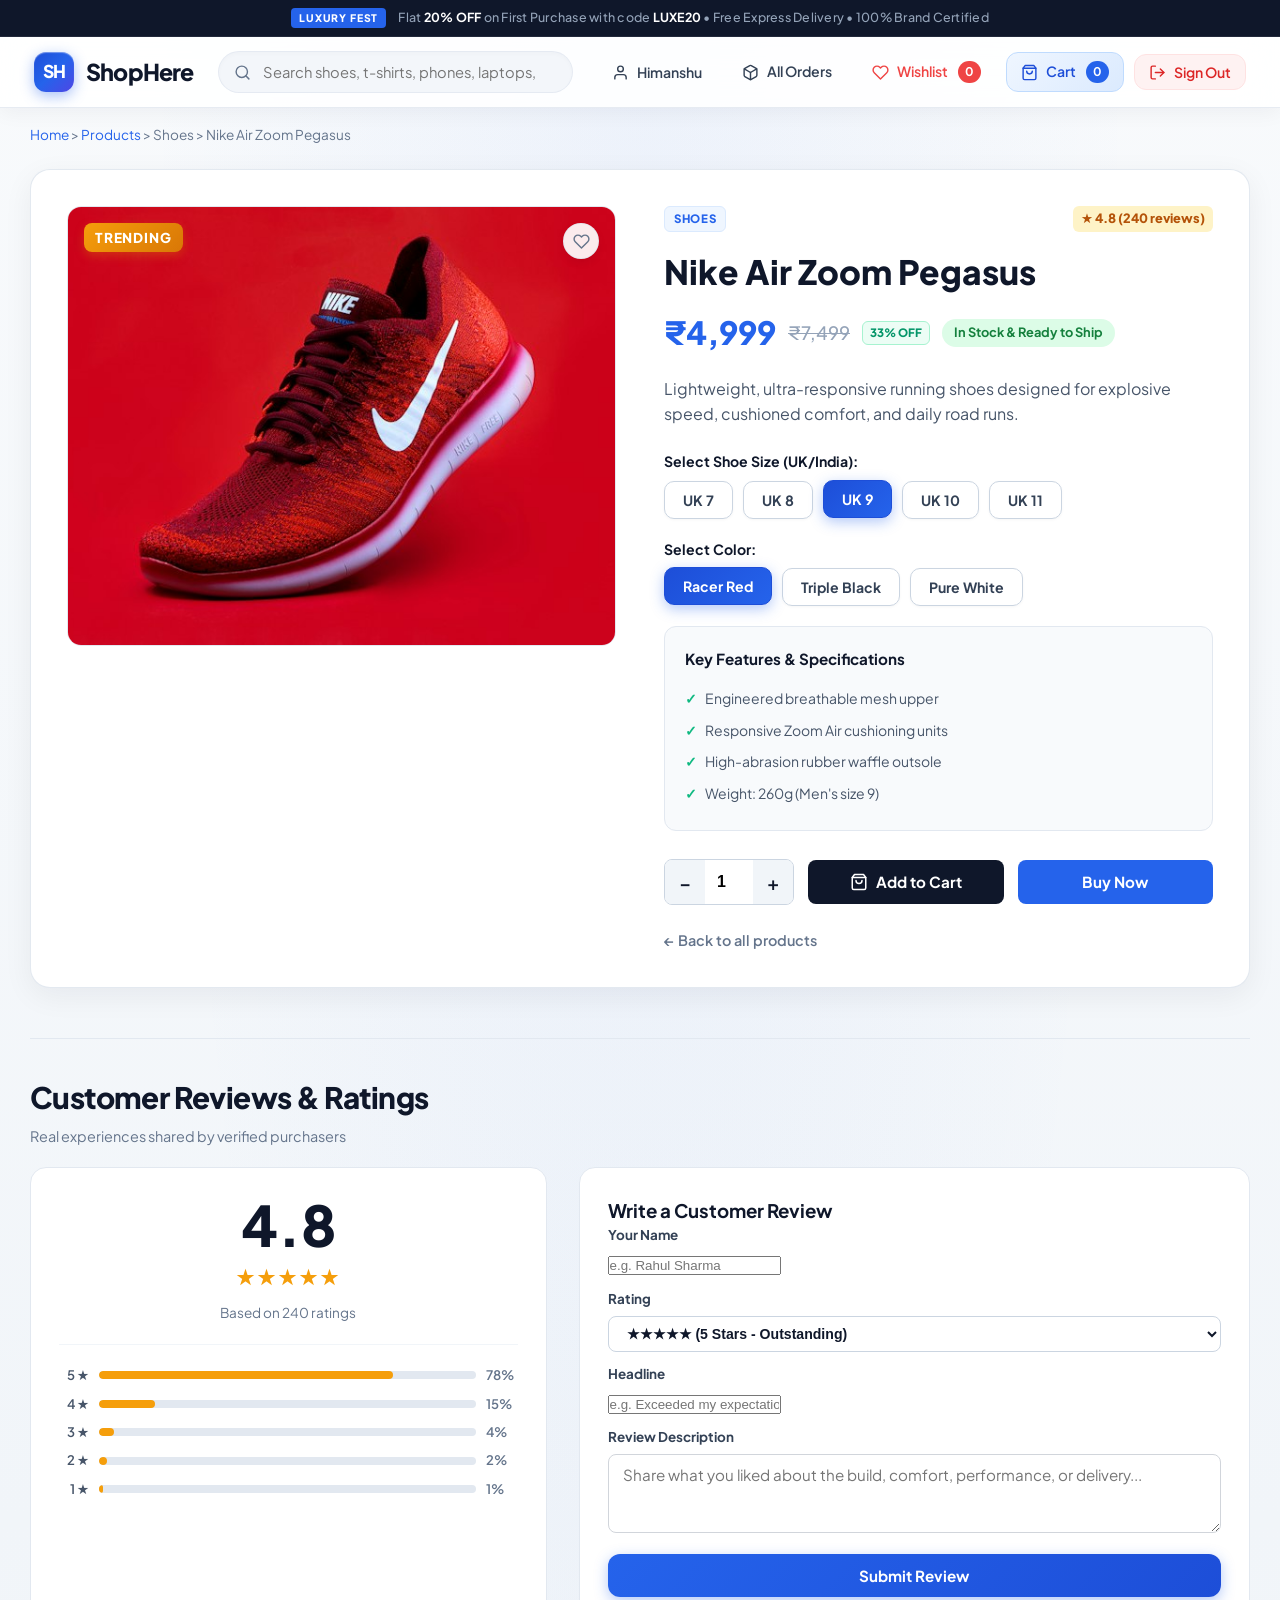
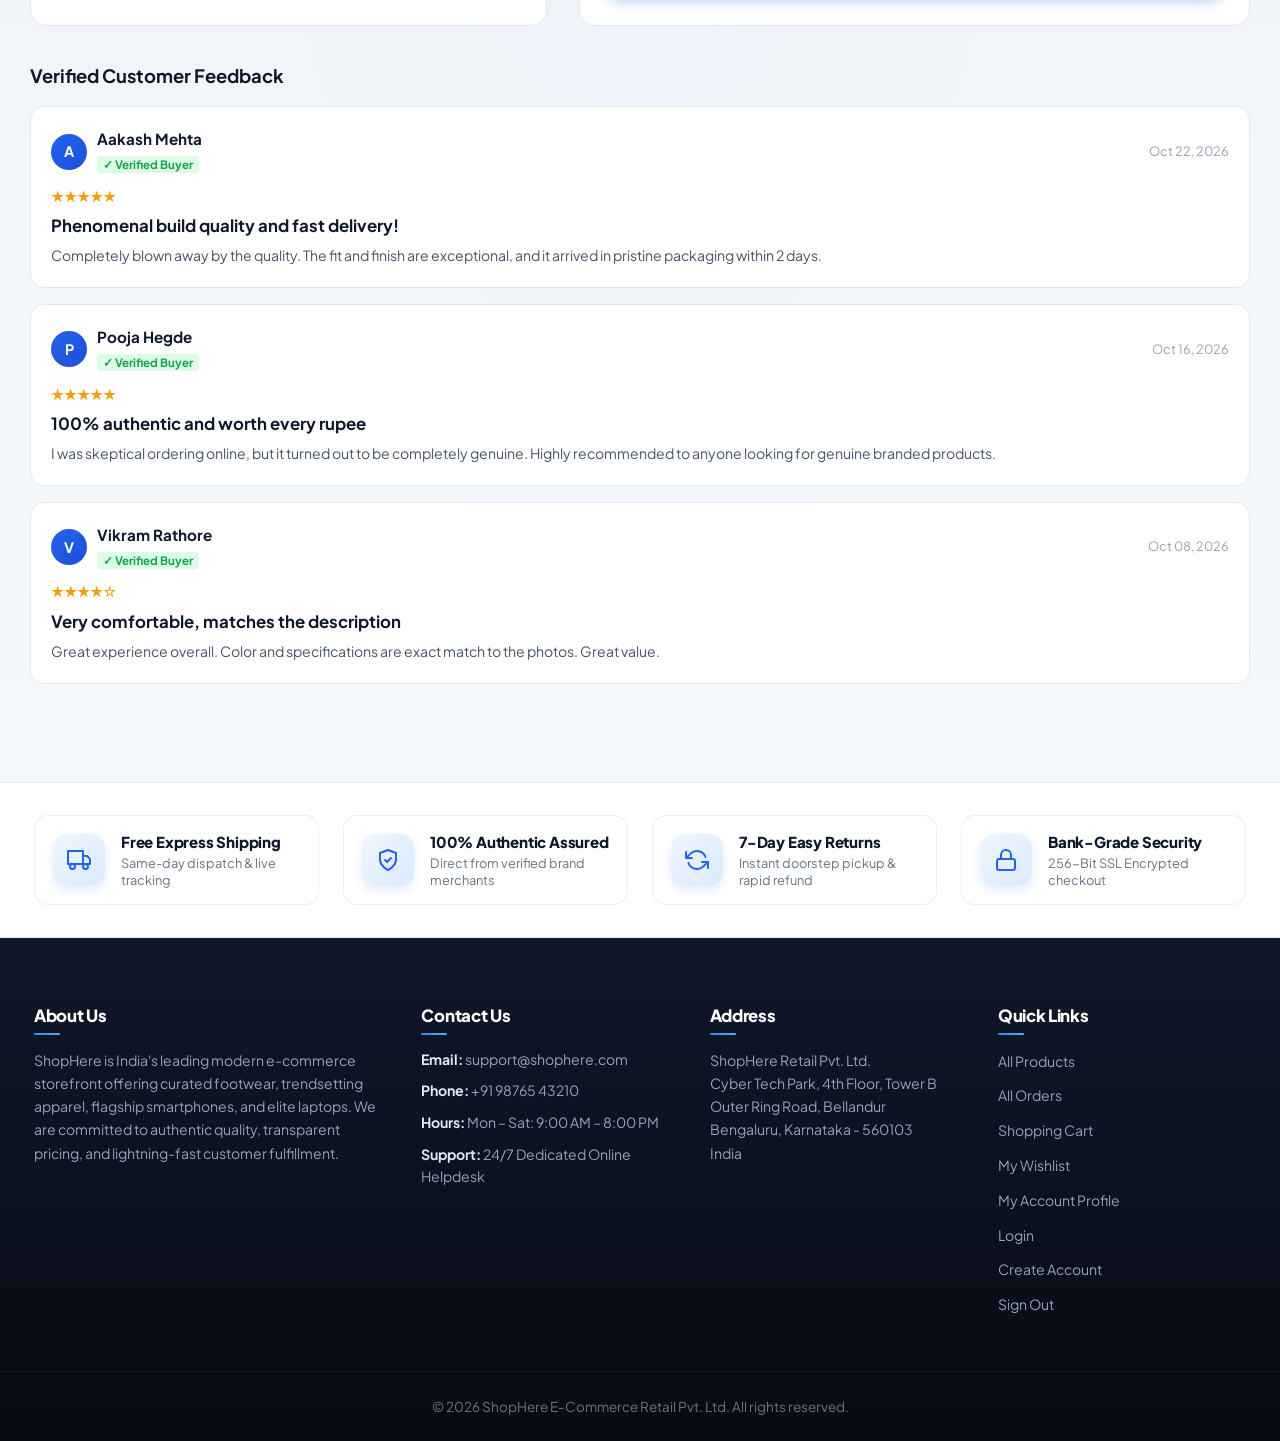
<file: frontend/product-details.html>
<!DOCTYPE html>
<html lang="en">
<head>
  <meta charset="UTF-8">
  <meta name="viewport" content="width=device-width, initial-scale=1.0">
  <title>Product Details - ShopHere</title>
  <link rel="stylesheet" href="css/style.css">
  <script src="js/products.js"></script>
  <script src="js/cart.js" defer></script>
  <script src="js/auth.js" defer></script>
</head>
<body>

  <!-- Top Luxury Announcement Bar -->
  <div class="top-announcement-bar">
    <div class="announcement-content">
      <span class="announcement-pill">LUXURY FEST</span>
      <span>Flat <strong>20% OFF</strong> on First Purchase with code <strong>LUXE20</strong> &bull; Free Express Delivery &bull; 100% Brand Certified</span>
    </div>
  </div>

  <!-- Site Header -->
  <header class="site-header">
    <div class="header-container">
      <a href="products.html" class="brand-logo">
        <span class="logo-badge">SH</span>
        <span class="logo-text">ShopHere</span>
      </a>

      <!-- Search Bar -->
      <div class="search-bar">
        <svg class="search-icon-svg" viewBox="0 0 24 24"><circle cx="11" cy="11" r="8"></circle><line x1="21" y1="21" x2="16.65" y2="16.65"></line></svg>
        <input type="search" id="header-search" placeholder="Search shoes, t-shirts, phones, laptops, audio..." autocomplete="off">
      </div>

      <!-- Header Actions -->
      <nav class="header-nav">
        <!-- My Account Button -->
        <button type="button" id="header-account-btn" class="nav-item account-trigger" onclick="openAccountModal()">
          <svg class="nav-icon-svg" viewBox="0 0 24 24"><path d="M20 21v-2a4 4 0 0 0-4-4H8a4 4 0 0 0-4 4v2"></path><circle cx="12" cy="7" r="4"></circle></svg> 
          <span id="account-btn-label">My Account</span>
        </button>

        <!-- All Orders Button -->
        <a href="orders.html" class="nav-item orders-nav-item" title="View All Orders">
          <svg class="nav-icon-svg" viewBox="0 0 24 24"><path d="M21 16V8a2 2 0 0 0-1-1.73l-7-4a2 2 0 0 0-2 0l-7 4A2 2 0 0 0 3 8v8a2 2 0 0 0 1 1.73l7 4a2 2 0 0 0 2 0l7-4A2 2 0 0 0 21 16z"></path><polyline points="3.27 6.96 12 12.01 20.73 6.96"></polyline><line x1="12" y1="22.08" x2="12" y2="12"></line></svg> 
          <span>All Orders</span>
        </a>

        <!-- Wishlist Button -->
        <a href="wishlist.html" class="nav-item wishlist-nav-item">
          <svg class="nav-icon-svg" viewBox="0 0 24 24"><path d="M20.84 4.61a5.5 5.5 0 0 0-7.78 0L12 5.67l-1.06-1.06a5.5 5.5 0 0 0-7.78 7.78l1.06 1.06L12 21.23l7.78-7.78 1.06-1.06a5.5 5.5 0 0 0 0-7.78z"></path></svg> 
          <span>Wishlist</span>
          <span id="wishlist-count" class="cart-count wishlist-count">0</span>
        </a>

        <!-- Cart Button -->
        <a href="cart.html" class="nav-item cart-nav-item">
          <svg class="nav-icon-svg" viewBox="0 0 24 24"><path d="M6 2L3 6v14a2 2 0 0 0 2 2h14a2 2 0 0 0 2-2V6l-3-4z"></path><line x1="3" y1="6" x2="21" y2="6"></line><path d="M16 10a4 4 0 0 1-8 0"></path></svg> 
          <span>Cart</span>
          <span id="cart-count" class="cart-count">0</span>
        </a>

        <!-- Sign Out Button -->
        <button type="button" id="header-signout-btn" class="nav-item signout-nav-item" onclick="handleSignOut()" title="Sign Out of ShopHere">
          <svg class="nav-icon-svg" viewBox="0 0 24 24"><path d="M9 21H5a2 2 0 0 1-2-2V5a2 2 0 0 1 2-2h4"></path><polyline points="16 17 21 12 16 7"></polyline><line x1="21" y1="12" x2="9" y2="12"></line></svg> 
          <span>Sign Out</span>
        </button>
      </nav>
    </div>
  </header>

  <!-- Product Details Main Section -->
  <main class="main-content">
    <div class="breadcrumbs">
      <a href="products.html">Home</a> &gt; 
      <a href="products.html">Products</a> &gt; 
      <span id="breadcrumb-category">Category</span> &gt; 
      <span id="breadcrumb-title">Product Name</span>
    </div>

    <div id="product-details-container" class="product-details-layout">
      <!-- Left: Real Photo Box -->
      <div class="product-details-visual-wrap">
        <span id="detail-badge" class="product-badge" style="top:16px; left:16px; font-size:0.85rem;">Bestseller</span>
        <button type="button" id="detail-wishlist-btn" class="wishlist-btn" style="top:16px; right:16px;" title="Save to wishlist">
          <svg class="wishlist-svg" viewBox="0 0 24 24"><path d="M20.84 4.61a5.5 5.5 0 0 0-7.78 0L12 5.67l-1.06-1.06a5.5 5.5 0 0 0-7.78 7.78l1.06 1.06L12 21.23l7.78-7.78 1.06-1.06a5.5 5.5 0 0 0 0-7.78z"></path></svg>
        </button>
        <img 
          id="detail-real-img" 
          alt="Product Image" 
          class="detail-real-img"
        />
        <div id="detail-fallback-visual" class="detail-fallback-visual" style="display:none;">
          <span id="detail-icon" class="detail-icon">
            <svg style="width:48px;height:48px;stroke:#64748b;fill:none;stroke-width:1.8;stroke-linecap:round;stroke-linejoin:round;" viewBox="0 0 24 24"><path d="M6 2L3 6v14a2 2 0 0 0 2 2h14a2 2 0 0 0 2-2V6l-3-4z"></path><line x1="3" y1="6" x2="21" y2="6"></line><path d="M16 10a4 4 0 0 1-8 0"></path></svg>
          </span>
        </div>
      </div>

      <!-- Right: Product Info & Purchase Actions -->
      <div class="product-details-info">
        <div class="product-meta">
          <span id="detail-category" class="product-category-label">Category</span>
          <span id="detail-rating" class="product-rating">★ 4.8 (240 reviews)</span>
        </div>

        <h1 id="detail-title" class="detail-title">Product Title</h1>

        <div class="detail-price-box">
          <span id="detail-price" class="detail-price">₹0</span>
          <span id="detail-original-price" class="product-original-price" style="font-size: 1.15rem;"></span>
          <span id="detail-discount" class="product-discount-pill"></span>
          <span class="stock-badge">In Stock & Ready to Ship</span>
        </div>

        <p id="detail-desc" class="detail-desc">Product description goes here.</p>

        <!-- Variant Selector: Size / Storage / RAM -->
        <div id="variant-group" class="detail-section-block">
          <label id="variant-group-label" class="detail-block-title">Select Size:</label>
          <div id="variant-chips-box" class="variant-chips-box"></div>
        </div>

        <!-- Color Options Selector -->
        <div id="color-group" class="detail-section-block">
          <label id="color-group-label" class="detail-block-title">Select Color:</label>
          <div id="color-chips-box" class="variant-chips-box"></div>
        </div>

        <div class="detail-specs-box">
          <h3>Key Features & Specifications</h3>
          <ul id="detail-specs" class="specs-list"></ul>
        </div>

        <!-- Quantity & Add to Cart -->
        <div class="purchase-actions">
          <div class="quantity-control">
            <button type="button" class="qty-btn" id="qty-decrease">−</button>
            <input type="number" id="detail-qty" value="1" min="1" max="10" readonly>
            <button type="button" class="qty-btn" id="qty-increase">+</button>
          </div>
          <button type="button" id="btn-add-detail-cart" class="btn-primary-large">
            <svg class="btn-cart-svg" viewBox="0 0 24 24" style="width:18px;height:18px;"><path d="M6 2L3 6v14a2 2 0 0 0 2 2h14a2 2 0 0 0 2-2V6l-3-4z"></path><line x1="3" y1="6" x2="21" y2="6"></line><path d="M16 10a4 4 0 0 1-8 0"></path></svg>
            Add to Cart
          </button>
          <button type="button" id="btn-buy-now" class="btn-secondary-large">Buy Now</button>
        </div>

        <div class="detail-back-link">
          <a href="products.html">&larr; Back to all products</a>
        </div>
      </div>
    </div>

    <!-- Customer Reviews & Ratings Section -->
    <section class="reviews-section">
      <div class="section-header" style="margin-bottom: 20px;">
        <h2 class="section-title">Customer Reviews & Ratings</h2>
        <p class="section-subtitle">Real experiences shared by verified purchasers</p>
      </div>

      <div class="reviews-layout">
        <!-- Left: Breakdown Overview -->
        <div class="reviews-summary-card">
          <div class="avg-score-box">
            <span id="reviews-avg-num" class="avg-score-number">4.8</span>
            <div class="gold-stars">★★★★★</div>
            <span id="reviews-count-text" class="score-helper-text">Based on 240 ratings</span>
          </div>

          <div class="breakdown-bars">
            <div class="bar-row">
              <span class="star-label">5 ★</span>
              <div class="bar-rail"><div class="bar-fill" style="width: 78%;"></div></div>
              <span class="bar-pct">78%</span>
            </div>
            <div class="bar-row">
              <span class="star-label">4 ★</span>
              <div class="bar-rail"><div class="bar-fill" style="width: 15%;"></div></div>
              <span class="bar-pct">15%</span>
            </div>
            <div class="bar-row">
              <span class="star-label">3 ★</span>
              <div class="bar-rail"><div class="bar-fill" style="width: 4%;"></div></div>
              <span class="bar-pct">4%</span>
            </div>
            <div class="bar-row">
              <span class="star-label">2 ★</span>
              <div class="bar-rail"><div class="bar-fill" style="width: 2%;"></div></div>
              <span class="bar-pct">2%</span>
            </div>
            <div class="bar-row">
              <span class="star-label">1 ★</span>
              <div class="bar-rail"><div class="bar-fill" style="width: 1%;"></div></div>
              <span class="bar-pct">1%</span>
            </div>
          </div>
        </div>

        <!-- Right: Write Review Form -->
        <div class="write-review-card">
          <h3>Write a Customer Review</h3>
          <form id="review-submit-form" onsubmit="handleReviewSubmit(event)">
            <div class="form-group" style="margin-bottom: 12px;">
              <label for="review-author">Your Name</label>
              <input type="text" id="review-author" placeholder="e.g. Rahul Sharma" required>
            </div>
            <div class="form-group" style="margin-bottom: 12px;">
              <label for="review-rating-select">Rating</label>
              <select id="review-rating-select" class="sort-select" style="width:100%;">
                <option value="5">★★★★★ (5 Stars - Outstanding)</option>
                <option value="4">★★★★☆ (4 Stars - Very Good)</option>
                <option value="3">★★★☆☆ (3 Stars - Average)</option>
                <option value="2">★★☆☆☆ (2 Stars - Needs Improvement)</option>
                <option value="1">★☆☆☆☆ (1 Star - Poor)</option>
              </select>
            </div>
            <div class="form-group" style="margin-bottom: 12px;">
              <label for="review-title-input">Headline</label>
              <input type="text" id="review-title-input" placeholder="e.g. Exceeded my expectations!" required>
            </div>
            <div class="form-group" style="margin-bottom: 14px;">
              <label for="review-content-input">Review Description</label>
              <textarea id="review-content-input" rows="3" class="edit-textarea" placeholder="Share what you liked about the build, comfort, performance, or delivery..." required></textarea>
            </div>
            <button type="submit" class="btn-primary" style="margin-top:0;">Submit Review</button>
          </form>
        </div>
      </div>

      <!-- Customer Reviews List -->
      <div class="reviews-feed">
        <h3 style="margin-bottom: 16px; font-size: 1.15rem; color: #0f172a;">Verified Customer Feedback</h3>
        <div id="reviews-feed-container" class="reviews-feed-container"></div>
      </div>
    </section>
  </main>

  <!-- Premium Trust & Value Features Section -->
  <section class="trust-bar">
    <div class="trust-container">
      <div class="trust-item">
        <div class="trust-icon">
          <svg class="trust-icon-svg" viewBox="0 0 24 24"><rect x="1" y="3" width="15" height="13"></rect><polygon points="16 8 20 8 23 11 23 16 16 16 16 8"></polygon><circle cx="5.5" cy="18.5" r="2.5"></circle><circle cx="18.5" cy="18.5" r="2.5"></circle></svg>
        </div>
        <div class="trust-text">
          <h4>Free Express Shipping</h4>
          <p>Same-day dispatch & live tracking</p>
        </div>
      </div>
      <div class="trust-item">
        <div class="trust-icon">
          <svg class="trust-icon-svg" viewBox="0 0 24 24"><path d="M12 22s8-4 8-10V5l-8-3-8 3v7c0 6 8 10 8 10z"></path><polyline points="9 12 11 14 15 10"></polyline></svg>
        </div>
        <div class="trust-text">
          <h4>100% Authentic Assured</h4>
          <p>Direct from verified brand merchants</p>
        </div>
      </div>
      <div class="trust-item">
        <div class="trust-icon">
          <svg class="trust-icon-svg" viewBox="0 0 24 24"><polyline points="1 4 1 10 7 10"></polyline><polyline points="23 20 23 14 17 14"></polyline><path d="M20.49 9A9 9 0 0 0 5.64 5.64L1 10m22 4l-4.64 4.36A9 9 0 0 1 3.51 15"></path></svg>
        </div>
        <div class="trust-text">
          <h4>7-Day Easy Returns</h4>
          <p>Instant doorstep pickup & rapid refund</p>
        </div>
      </div>
      <div class="trust-item">
        <div class="trust-icon">
          <svg class="trust-icon-svg" viewBox="0 0 24 24"><rect x="3" y="11" width="18" height="11" rx="2" ry="2"></rect><path d="M7 11V7a5 5 0 0 1 10 0v4"></path></svg>
        </div>
        <div class="trust-text">
          <h4>Bank-Grade Security</h4>
          <p>256-Bit SSL Encrypted checkout</p>
        </div>
      </div>
    </div>
  </section>

  <!-- Site Footer -->
  <footer class="site-footer">
    <div class="footer-container">
      <div class="footer-col">
        <h3>About Us</h3>
        <p>ShopHere is India's leading modern e-commerce storefront offering curated footwear, trendsetting apparel, flagship smartphones, and elite laptops. We are committed to authentic quality, transparent pricing, and lightning-fast customer fulfillment.</p>
      </div>

      <div class="footer-col">
        <h3>Contact Us</h3>
        <ul class="footer-contact-list">
          <li><strong>Email:</strong> support@shophere.com</li>
          <li><strong>Phone:</strong> +91 98765 43210</li>
          <li><strong>Hours:</strong> Mon – Sat: 9:00 AM – 8:00 PM</li>
          <li><strong>Support:</strong> 24/7 Dedicated Online Helpdesk</li>
        </ul>
      </div>

      <div class="footer-col">
        <h3>Address</h3>
        <address class="footer-address">
          ShopHere Retail Pvt. Ltd.<br>
          Cyber Tech Park, 4th Floor, Tower B<br>
          Outer Ring Road, Bellandur<br>
          Bengaluru, Karnataka - 560103<br>
          India
        </address>
      </div>

      <div class="footer-col">
        <h3>Quick Links</h3>
        <ul class="footer-links">
          <li><a href="products.html">All Products</a></li>
          <li><a href="orders.html">All Orders</a></li>
          <li><a href="cart.html">Shopping Cart</a></li>
          <li><a href="wishlist.html">My Wishlist</a></li>
          <li><a href="javascript:void(0)" class="account-trigger" onclick="openAccountModal()">My Account Profile</a></li>
          <li><a href="login.html">Login</a></li>
          <li><a href="register.html">Create Account</a></li>
          <li><a href="javascript:void(0)" onclick="handleSignOut()">Sign Out</a></li>
        </ul>
      </div>
    </div>

    <div class="footer-bottom">
      <p>&copy; 2026 ShopHere E-Commerce Retail Pvt. Ltd. All rights reserved.</p>
    </div>
  </footer>

  <!-- Script to populate details, handle variants & reviews -->
  <script>
    let currentSelectedVariant = "";
    let currentSelectedColor = "";
    let currentProduct = null;

    // Default mock reviews
    const defaultReviews = [
      {
        author: "Aakash Mehta",
        rating: 5,
        date: "Oct 22, 2026",
        title: "Phenomenal build quality and fast delivery!",
        comment: "Completely blown away by the quality. The fit and finish are exceptional, and it arrived in pristine packaging within 2 days."
      },
      {
        author: "Pooja Hegde",
        rating: 5,
        date: "Oct 16, 2026",
        title: "100% authentic and worth every rupee",
        comment: "I was skeptical ordering online, but it turned out to be completely genuine. Highly recommended to anyone looking for genuine branded products."
      },
      {
        author: "Vikram Rathore",
        rating: 4,
        date: "Oct 08, 2026",
        title: "Very comfortable, matches the description",
        comment: "Great experience overall. Color and specifications are exact match to the photos. Great value."
      }
    ];

    document.addEventListener('DOMContentLoaded', () => {
      const urlParams = new URLSearchParams(window.location.search);
      const idParam = parseInt(urlParams.get('id'), 10) || 1;
      
      currentProduct = productsData.find(p => p.id === idParam) || productsData[0];
      if (!currentProduct) return;

      document.title = `${currentProduct.name} - ShopHere`;

      // Fill visual
      const imgEl = document.getElementById('detail-real-img');
      const fallbackVisual = document.getElementById('detail-fallback-visual');
      const iconEl = document.getElementById('detail-icon');
      const badgeEl = document.getElementById('detail-badge');
      const wishlistBtn = document.getElementById('detail-wishlist-btn');

      if (currentProduct.image) {
        imgEl.style.display = 'block';
        if (fallbackVisual) fallbackVisual.style.display = 'none';
        imgEl.src = currentProduct.image;
        imgEl.alt = currentProduct.name;
        imgEl.onerror = function() {
          this.style.display = 'none';
          if (fallbackVisual) fallbackVisual.style.display = 'flex';
        };
      } else {
        imgEl.style.display = 'none';
        if (fallbackVisual) fallbackVisual.style.display = 'flex';
      }

      fallbackVisual.style.backgroundColor = currentProduct.color || '#f1f5f9';
      iconEl.innerHTML = '<svg style="width:54px;height:54px;stroke:#64748b;fill:none;stroke-width:1.8;stroke-linecap:round;stroke-linejoin:round;" viewBox="0 0 24 24"><path d="M6 2L3 6v14a2 2 0 0 0 2 2h14a2 2 0 0 0 2-2V6l-3-4z"></path><line x1="3" y1="6" x2="21" y2="6"></line><path d="M16 10a4 4 0 0 1-8 0"></path></svg>';

      if (currentProduct.badge) {
        badgeEl.textContent = currentProduct.badge;
        badgeEl.className = `product-badge badge-${currentProduct.badge.toLowerCase().replace(/\s+/g, '-')}`;
      } else {
        badgeEl.style.display = 'none';
      }

      // Wishlist button sync
      if (typeof getWishlist === 'function') {
        const wishlist = getWishlist();
        if (wishlist.includes(currentProduct.id)) {
          wishlistBtn.classList.add('active');
        }
      }
      wishlistBtn.addEventListener('click', (e) => {
        toggleWishlist(e, currentProduct.id);
        wishlistBtn.classList.toggle('active');
      });

      // Fill info
      document.getElementById('breadcrumb-category').textContent = currentProduct.category;
      document.getElementById('breadcrumb-title').textContent = currentProduct.name;
      document.getElementById('detail-category').textContent = currentProduct.category;
      document.getElementById('detail-rating').textContent = `★ ${currentProduct.rating} (${currentProduct.reviews} reviews)`;
      document.getElementById('detail-title').textContent = currentProduct.name;
      document.getElementById('detail-price').textContent = currencyFormatter.format(currentProduct.price);

      if (currentProduct.originalPrice) {
        document.getElementById('detail-original-price').textContent = currencyFormatter.format(currentProduct.originalPrice);
      }
      if (currentProduct.discount) {
        document.getElementById('detail-discount').textContent = currentProduct.discount;
      }

      document.getElementById('detail-desc').textContent = currentProduct.description;

      // Dynamic Variants (Size / Storage / Switch)
      const variantGroup = document.getElementById('variant-group');
      const variantGroupLabel = document.getElementById('variant-group-label');
      const variantChipsBox = document.getElementById('variant-chips-box');

      if (currentProduct.variants && currentProduct.variants.length > 0) {
        variantGroup.style.display = 'block';
        if (currentProduct.category === 'Shoes') {
          variantGroupLabel.textContent = 'Select Shoe Size (UK/India):';
        } else if (currentProduct.category === 'T-Shirts') {
          variantGroupLabel.textContent = 'Select Apparel Size:';
        } else if (currentProduct.category === 'Phones' || currentProduct.category === 'Laptops') {
          variantGroupLabel.textContent = 'Select Configuration / Storage:';
        } else {
          variantGroupLabel.textContent = 'Select Option:';
        }

        variantChipsBox.innerHTML = '';
        currentSelectedVariant = currentProduct.defaultVariant || currentProduct.variants[0];

        currentProduct.variants.forEach((v) => {
          const btn = document.createElement('button');
          btn.type = 'button';
          btn.className = `variant-chip ${v === currentSelectedVariant ? 'active' : ''}`;
          btn.textContent = v;
          btn.addEventListener('click', () => {
            variantChipsBox.querySelectorAll('.variant-chip').forEach(c => c.classList.remove('active'));
            btn.classList.add('active');
            currentSelectedVariant = v;
          });
          variantChipsBox.appendChild(btn);
        });
      } else {
        variantGroup.style.display = 'none';
      }

      // Dynamic Colors
      const colorGroup = document.getElementById('color-group');
      const colorChipsBox = document.getElementById('color-chips-box');
      if (currentProduct.colors && currentProduct.colors.length > 0) {
        colorGroup.style.display = 'block';
        colorChipsBox.innerHTML = '';
        currentSelectedColor = currentProduct.colors[0];

        currentProduct.colors.forEach((col) => {
          const btn = document.createElement('button');
          btn.type = 'button';
          btn.className = `variant-chip ${col === currentSelectedColor ? 'active' : ''}`;
          btn.textContent = col;
          btn.addEventListener('click', () => {
            colorChipsBox.querySelectorAll('.variant-chip').forEach(c => c.classList.remove('active'));
            btn.classList.add('active');
            currentSelectedColor = col;
          });
          colorChipsBox.appendChild(btn);
        });
      } else {
        colorGroup.style.display = 'none';
      }

      // Specs
      const specsList = document.getElementById('detail-specs');
      specsList.innerHTML = '';
      if (currentProduct.specs && currentProduct.specs.length > 0) {
        currentProduct.specs.forEach(spec => {
          const li = document.createElement('li');
          li.textContent = spec;
          specsList.appendChild(li);
        });
      }

      // Quantity controls
      const qtyInput = document.getElementById('detail-qty');
      document.getElementById('qty-decrease').addEventListener('click', () => {
        let val = parseInt(qtyInput.value, 10);
        if (val > 1) qtyInput.value = val - 1;
      });
      document.getElementById('qty-increase').addEventListener('click', () => {
        let val = parseInt(qtyInput.value, 10);
        if (val < 10) qtyInput.value = val + 1;
      });

      // Add to cart with variant
      document.getElementById('btn-add-detail-cart').addEventListener('click', () => {
        const qty = parseInt(qtyInput.value, 10) || 1;
        const fullVariant = [currentSelectedVariant, currentSelectedColor].filter(Boolean).join(' • ');
        if (typeof window.addToCart === 'function') {
          window.addToCart(currentProduct.id, qty, fullVariant);
        }
      });

      // Buy now button with variant
      document.getElementById('btn-buy-now').addEventListener('click', () => {
        const qty = parseInt(qtyInput.value, 10) || 1;
        const fullVariant = [currentSelectedVariant, currentSelectedColor].filter(Boolean).join(' • ');
        if (typeof window.addToCart === 'function') {
          window.addToCart(currentProduct.id, qty, fullVariant);
          window.location.assign('cart.html');
        }
      });

      // Render default customer reviews
      renderReviewsFeed(defaultReviews);
    });

    // Render reviews feed
    function renderReviewsFeed(reviews) {
      const container = document.getElementById('reviews-feed-container');
      if (!container) return;
      container.innerHTML = '';

      reviews.forEach(r => {
        const starsText = '★'.repeat(r.rating) + '☆'.repeat(5 - r.rating);
        const card = document.createElement('div');
        card.className = 'review-card';
        card.innerHTML = `
          <div class="review-header">
            <div class="reviewer-meta">
              <span class="reviewer-avatar">${r.author[0]}</span>
              <div>
                <strong class="reviewer-name">${r.author}</strong>
                <span class="verified-buyer-tag">✓ Verified Buyer</span>
              </div>
            </div>
            <span class="review-date">${r.date}</span>
          </div>
          <div class="review-rating-stars">${starsText}</div>
          <h4 class="review-title">${r.title}</h4>
          <p class="review-text">${r.comment}</p>
        `;
        container.appendChild(card);
      });
    }

    // Submit user review handler
    function handleReviewSubmit(e) {
      e.preventDefault();
      const author = document.getElementById('review-author').value.trim();
      const rating = parseInt(document.getElementById('review-rating-select').value, 10);
      const title = document.getElementById('review-title-input').value.trim();
      const comment = document.getElementById('review-content-input').value.trim();

      const newReview = {
        author: author,
        rating: rating,
        date: "Just now",
        title: title,
        comment: comment
      };

      defaultReviews.unshift(newReview);
      renderReviewsFeed(defaultReviews);

      document.getElementById('review-submit-form').reset();
      if (typeof window.showToast === 'function') {
        window.showToast('Thank you! Your review has been published.');
      }
    }
  </script>
</body>
</html>
</file>
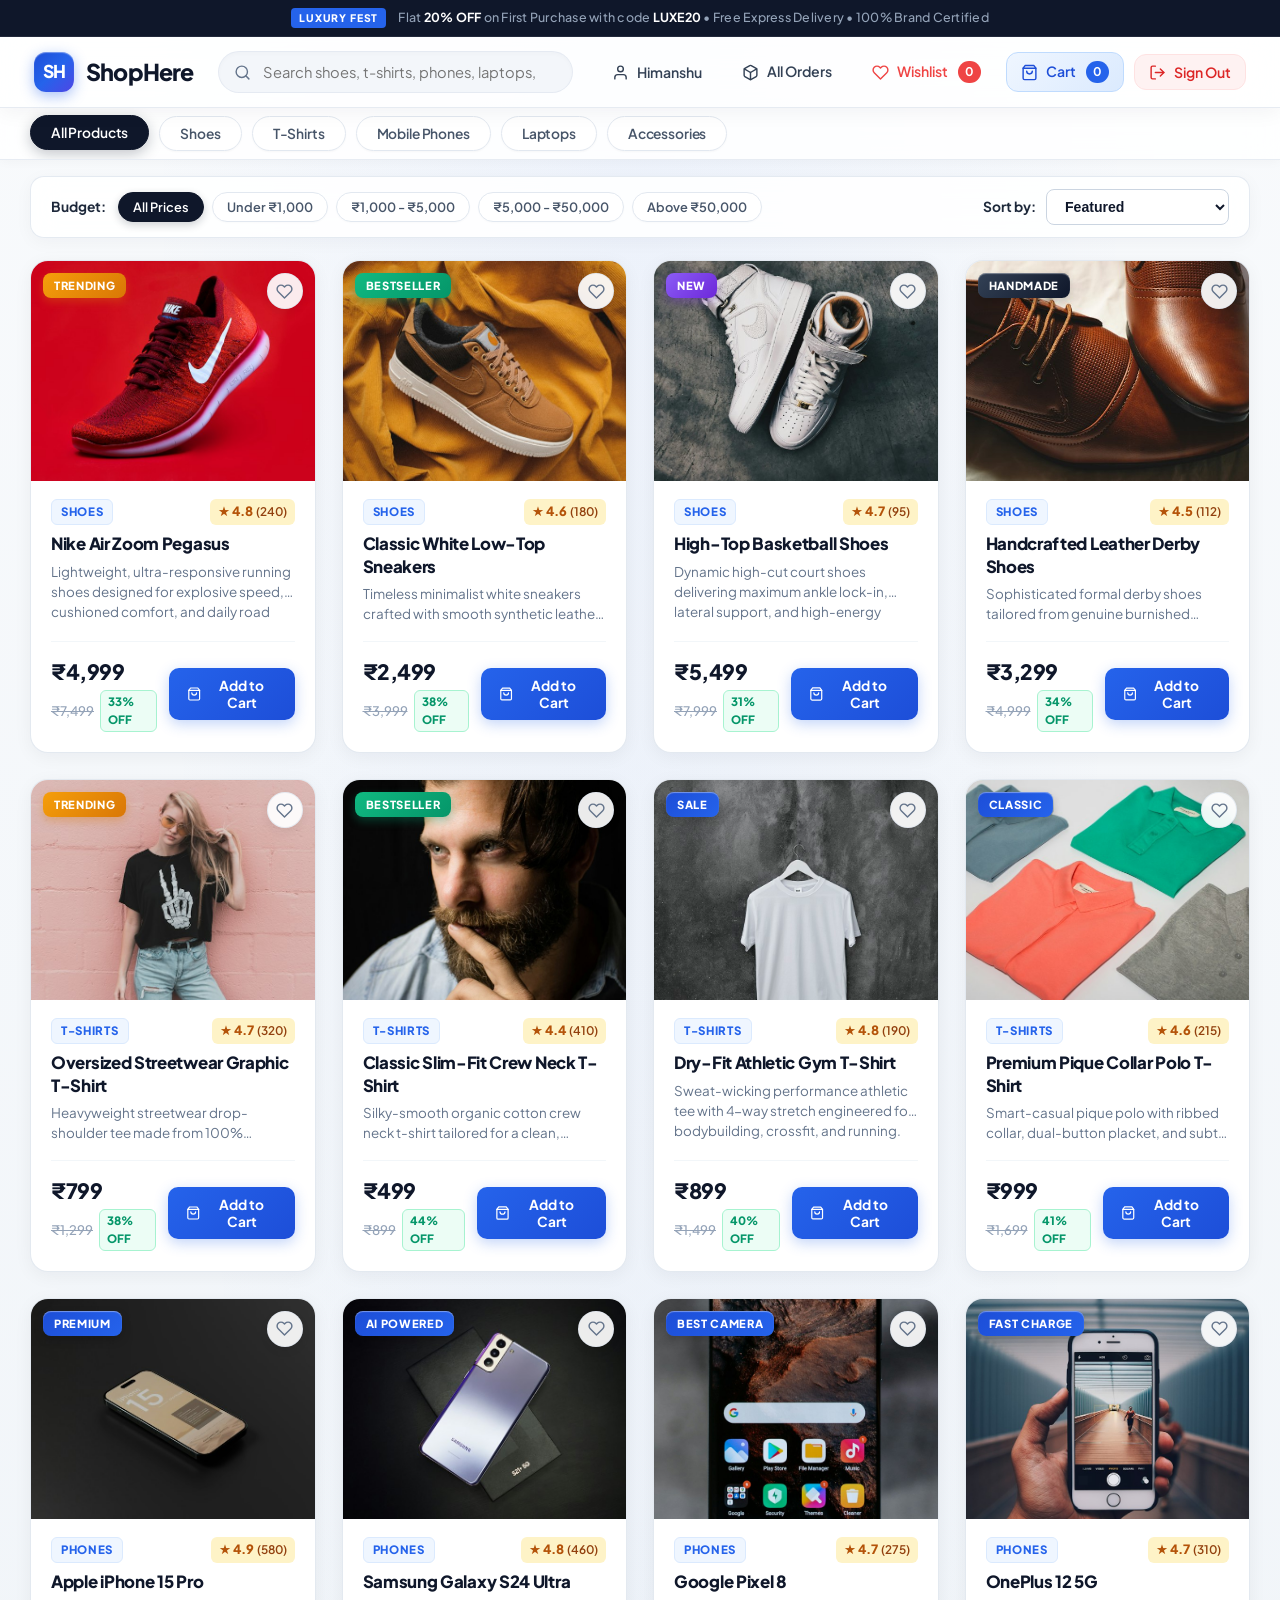
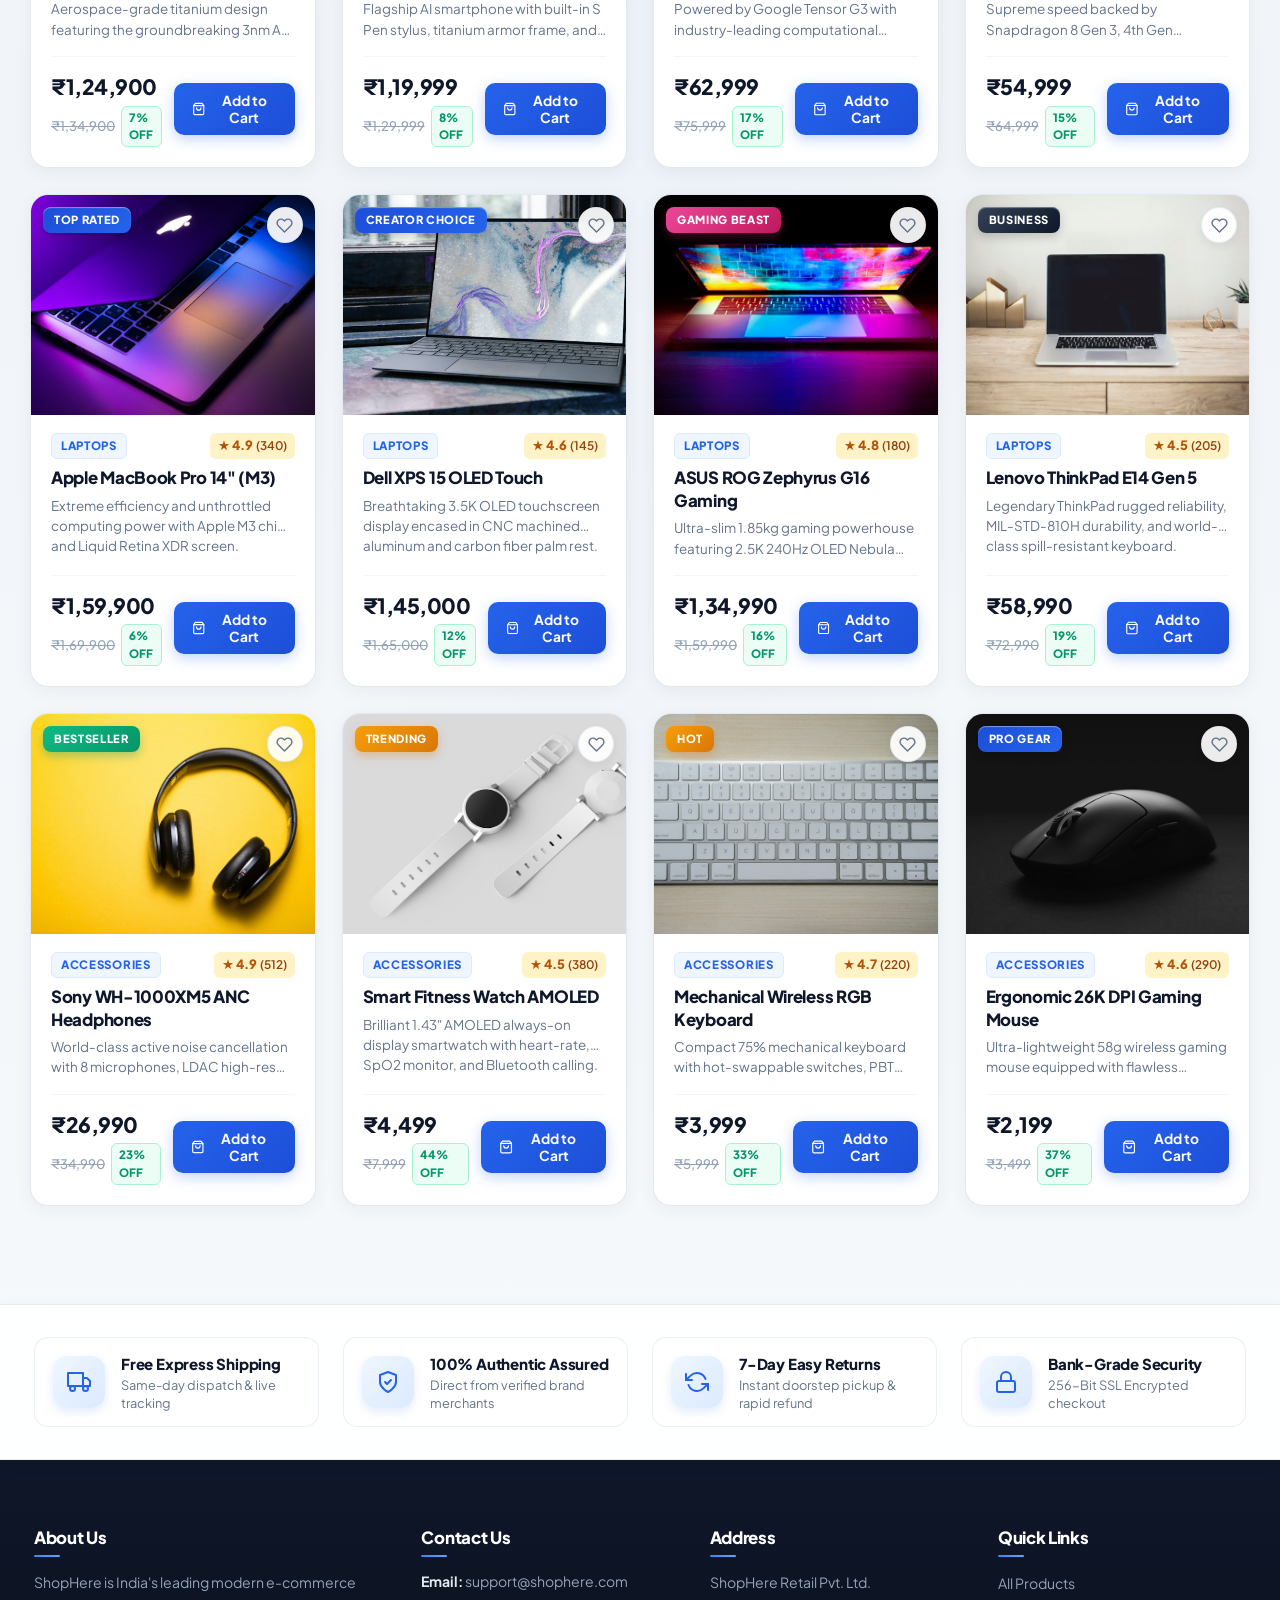
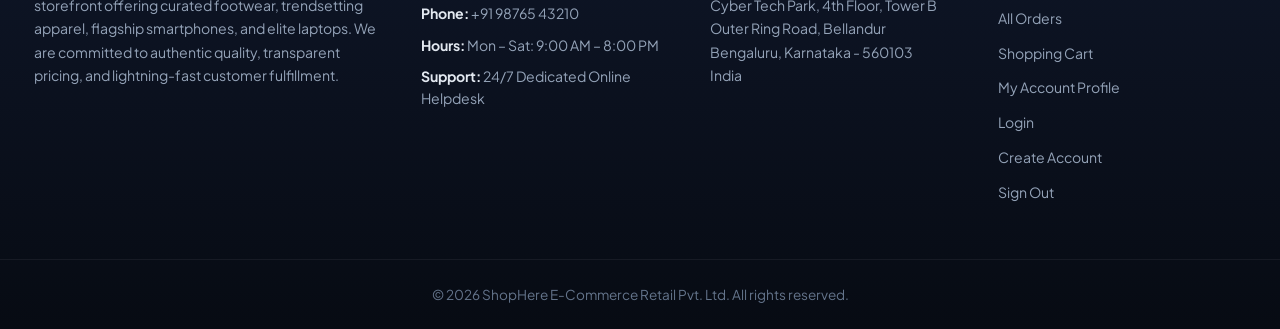
<file: frontend/products.html>
<!DOCTYPE html>
<html lang="en">
<head>
  <meta charset="UTF-8">
  <meta name="viewport" content="width=device-width, initial-scale=1.0">
  <title>ShopHere - Premium E-Commerce Store</title>
  <link rel="stylesheet" href="css/style.css">
  <script src="js/products.js" defer></script>
  <script src="js/cart.js" defer></script>
  <script src="js/auth.js" defer></script>
</head>
<body>

  <!-- Top Luxury Announcement Bar -->
  <div class="top-announcement-bar">
    <div class="announcement-content">
      <span class="announcement-pill">LUXURY FEST</span>
      <span>Flat <strong>20% OFF</strong> on First Purchase with code <strong>LUXE20</strong> &bull; Free Express Delivery &bull; 100% Brand Certified</span>
    </div>
  </div>

  <!-- Site Header -->
  <header class="site-header">
    <div class="header-container">
      <a href="products.html" class="brand-logo">
        <span class="logo-badge">SH</span>
        <span class="logo-text">ShopHere</span>
      </a>

      <!-- Search Bar -->
      <div class="search-bar">
        <svg class="search-icon-svg" viewBox="0 0 24 24"><circle cx="11" cy="11" r="8"></circle><line x1="21" y1="21" x2="16.65" y2="16.65"></line></svg>
        <input type="search" id="header-search" placeholder="Search shoes, t-shirts, phones, laptops, audio..." autocomplete="off">
      </div>

      <!-- Header Actions -->
      <nav class="header-nav">
        <!-- My Account Button (Opens Account Info Modal) -->
        <button type="button" id="header-account-btn" class="nav-item account-trigger" onclick="openAccountModal()">
          <svg class="nav-icon-svg" viewBox="0 0 24 24"><path d="M20 21v-2a4 4 0 0 0-4-4H8a4 4 0 0 0-4 4v2"></path><circle cx="12" cy="7" r="4"></circle></svg> 
          <span id="account-btn-label">My Account</span>
        </button>

        <!-- All Orders Button -->
        <a href="orders.html" class="nav-item orders-nav-item" title="View All Orders">
          <svg class="nav-icon-svg" viewBox="0 0 24 24"><path d="M21 16V8a2 2 0 0 0-1-1.73l-7-4a2 2 0 0 0-2 0l-7 4A2 2 0 0 0 3 8v8a2 2 0 0 0 1 1.73l7 4a2 2 0 0 0 2 0l7-4A2 2 0 0 0 21 16z"></path><polyline points="3.27 6.96 12 12.01 20.73 6.96"></polyline><line x1="12" y1="22.08" x2="12" y2="12"></line></svg> 
          <span>All Orders</span>
        </a>

        <!-- Wishlist Button -->
        <a href="wishlist.html" class="nav-item wishlist-nav-item">
          <svg class="nav-icon-svg" viewBox="0 0 24 24"><path d="M20.84 4.61a5.5 5.5 0 0 0-7.78 0L12 5.67l-1.06-1.06a5.5 5.5 0 0 0-7.78 7.78l1.06 1.06L12 21.23l7.78-7.78 1.06-1.06a5.5 5.5 0 0 0 0-7.78z"></path></svg> 
          <span>Wishlist</span>
          <span id="wishlist-count" class="cart-count wishlist-count">0</span>
        </a>

        <!-- Cart Button -->
        <a href="cart.html" class="nav-item cart-nav-item">
          <svg class="nav-icon-svg" viewBox="0 0 24 24"><path d="M6 2L3 6v14a2 2 0 0 0 2 2h14a2 2 0 0 0 2-2V6l-3-4z"></path><line x1="3" y1="6" x2="21" y2="6"></line><path d="M16 10a4 4 0 0 1-8 0"></path></svg> 
          <span>Cart</span>
          <span id="cart-count" class="cart-count">0</span>
        </a>

        <!-- Sign Out Button -->
        <button type="button" id="header-signout-btn" class="nav-item signout-nav-item" onclick="handleSignOut()" title="Sign Out of ShopHere">
          <svg class="nav-icon-svg" viewBox="0 0 24 24"><path d="M9 21H5a2 2 0 0 1-2-2V5a2 2 0 0 1 2-2h4"></path><polyline points="16 17 21 12 16 7"></polyline><line x1="21" y1="12" x2="9" y2="12"></line></svg> 
          <span>Sign Out</span>
        </button>
      </nav>
    </div>
  </header>

  <!-- Category Pills Bar -->
  <section class="category-bar">
    <div class="category-container">
      <button type="button" class="category-chip active" data-category="all">All Products</button>
      <button type="button" class="category-chip" data-category="Shoes">Shoes</button>
      <button type="button" class="category-chip" data-category="T-Shirts">T-Shirts</button>
      <button type="button" class="category-chip" data-category="Phones">Mobile Phones</button>
      <button type="button" class="category-chip" data-category="Laptops">Laptops</button>
      <button type="button" class="category-chip" data-category="Accessories">Accessories</button>
    </div>
  </section>

  <!-- Main Product Section -->
  <main class="main-content">
    <!-- Filter & Sort Toolbar -->
    <div class="catalog-toolbar">
      <!-- Price Filter Budget Pills -->
      <div class="price-filter-group">
        <span class="toolbar-label">Budget:</span>
        <div class="price-chips-container">
          <button type="button" class="price-chip active" data-max="all">All Prices</button>
          <button type="button" class="price-chip" data-max="1000">Under ₹1,000</button>
          <button type="button" class="price-chip" data-min="1000" data-max="5000">₹1,000 - ₹5,000</button>
          <button type="button" class="price-chip" data-min="5000" data-max="50000">₹5,000 - ₹50,000</button>
          <button type="button" class="price-chip" data-min="50000">Above ₹50,000</button>
        </div>
      </div>

      <!-- Sorting Dropdown -->
      <div class="sort-group">
        <label for="product-sort" class="toolbar-label">Sort by:</label>
        <select id="product-sort" class="sort-select">
          <option value="featured">Featured</option>
          <option value="price-low">Price: Low to High</option>
          <option value="price-high">Price: High to Low</option>
          <option value="rating">Rating: High to Low</option>
          <option value="name">Name: A to Z</option>
        </select>
      </div>
    </div>

    <!-- 20 Products Grid with Real Photos (Generated via products.js) -->
    <div id="product-grid" class="product-grid"></div>

    <p id="no-products" class="no-products-msg" hidden>
      No products found matching your search. Try another keyword or category.
    </p>
  </main>

  <!-- Premium Trust & Value Features Section -->
  <section class="trust-bar">
    <div class="trust-container">
      <div class="trust-item">
        <div class="trust-icon">
          <svg class="trust-icon-svg" viewBox="0 0 24 24"><rect x="1" y="3" width="15" height="13"></rect><polygon points="16 8 20 8 23 11 23 16 16 16 16 8"></polygon><circle cx="5.5" cy="18.5" r="2.5"></circle><circle cx="18.5" cy="18.5" r="2.5"></circle></svg>
        </div>
        <div class="trust-text">
          <h4>Free Express Shipping</h4>
          <p>Same-day dispatch & live tracking</p>
        </div>
      </div>
      <div class="trust-item">
        <div class="trust-icon">
          <svg class="trust-icon-svg" viewBox="0 0 24 24"><path d="M12 22s8-4 8-10V5l-8-3-8 3v7c0 6 8 10 8 10z"></path><polyline points="9 12 11 14 15 10"></polyline></svg>
        </div>
        <div class="trust-text">
          <h4>100% Authentic Assured</h4>
          <p>Direct from verified brand merchants</p>
        </div>
      </div>
      <div class="trust-item">
        <div class="trust-icon">
          <svg class="trust-icon-svg" viewBox="0 0 24 24"><polyline points="1 4 1 10 7 10"></polyline><polyline points="23 20 23 14 17 14"></polyline><path d="M20.49 9A9 9 0 0 0 5.64 5.64L1 10m22 4l-4.64 4.36A9 9 0 0 1 3.51 15"></path></svg>
        </div>
        <div class="trust-text">
          <h4>7-Day Easy Returns</h4>
          <p>Instant doorstep pickup & rapid refund</p>
        </div>
      </div>
      <div class="trust-item">
        <div class="trust-icon">
          <svg class="trust-icon-svg" viewBox="0 0 24 24"><rect x="3" y="11" width="18" height="11" rx="2" ry="2"></rect><path d="M7 11V7a5 5 0 0 1 10 0v4"></path></svg>
        </div>
        <div class="trust-text">
          <h4>Bank-Grade Security</h4>
          <p>256-Bit SSL Encrypted checkout</p>
        </div>
      </div>
    </div>
  </section>

  <!-- Site Footer -->
  <footer class="site-footer">
    <div class="footer-container">
      <!-- About Us -->
      <div class="footer-col">
        <h3>About Us</h3>
        <p>ShopHere is India's leading modern e-commerce storefront offering curated footwear, trendsetting apparel, flagship smartphones, and elite laptops. We are committed to authentic quality, transparent pricing, and lightning-fast customer fulfillment.</p>
      </div>

      <!-- Contact Us -->
      <div class="footer-col">
        <h3>Contact Us</h3>
        <ul class="footer-contact-list">
          <li><strong>Email:</strong> support@shophere.com</li>
          <li><strong>Phone:</strong> +91 98765 43210</li>
          <li><strong>Hours:</strong> Mon – Sat: 9:00 AM – 8:00 PM</li>
          <li><strong>Support:</strong> 24/7 Dedicated Online Helpdesk</li>
        </ul>
      </div>

      <!-- Address -->
      <div class="footer-col">
        <h3>Address</h3>
        <address class="footer-address">
          ShopHere Retail Pvt. Ltd.<br>
          Cyber Tech Park, 4th Floor, Tower B<br>
          Outer Ring Road, Bellandur<br>
          Bengaluru, Karnataka - 560103<br>
          India
        </address>
      </div>

      <!-- Quick Links -->
      <div class="footer-col">
        <h3>Quick Links</h3>
        <ul class="footer-links">
          <li><a href="products.html">All Products</a></li>
          <li><a href="orders.html">All Orders</a></li>
          <li><a href="cart.html">Shopping Cart</a></li>
          <li><a href="javascript:void(0)" class="account-trigger" onclick="openAccountModal()">My Account Profile</a></li>
          <li><a href="login.html">Login</a></li>
          <li><a href="register.html">Create Account</a></li>
          <li><a href="javascript:void(0)" onclick="handleSignOut()">Sign Out</a></li>
        </ul>
      </div>
    </div>

    <div class="footer-bottom">
      <p>&copy; 2026 ShopHere E-Commerce Retail Pvt. Ltd. All rights reserved.</p>
    </div>
  </footer>

</body>
</html>
</file>
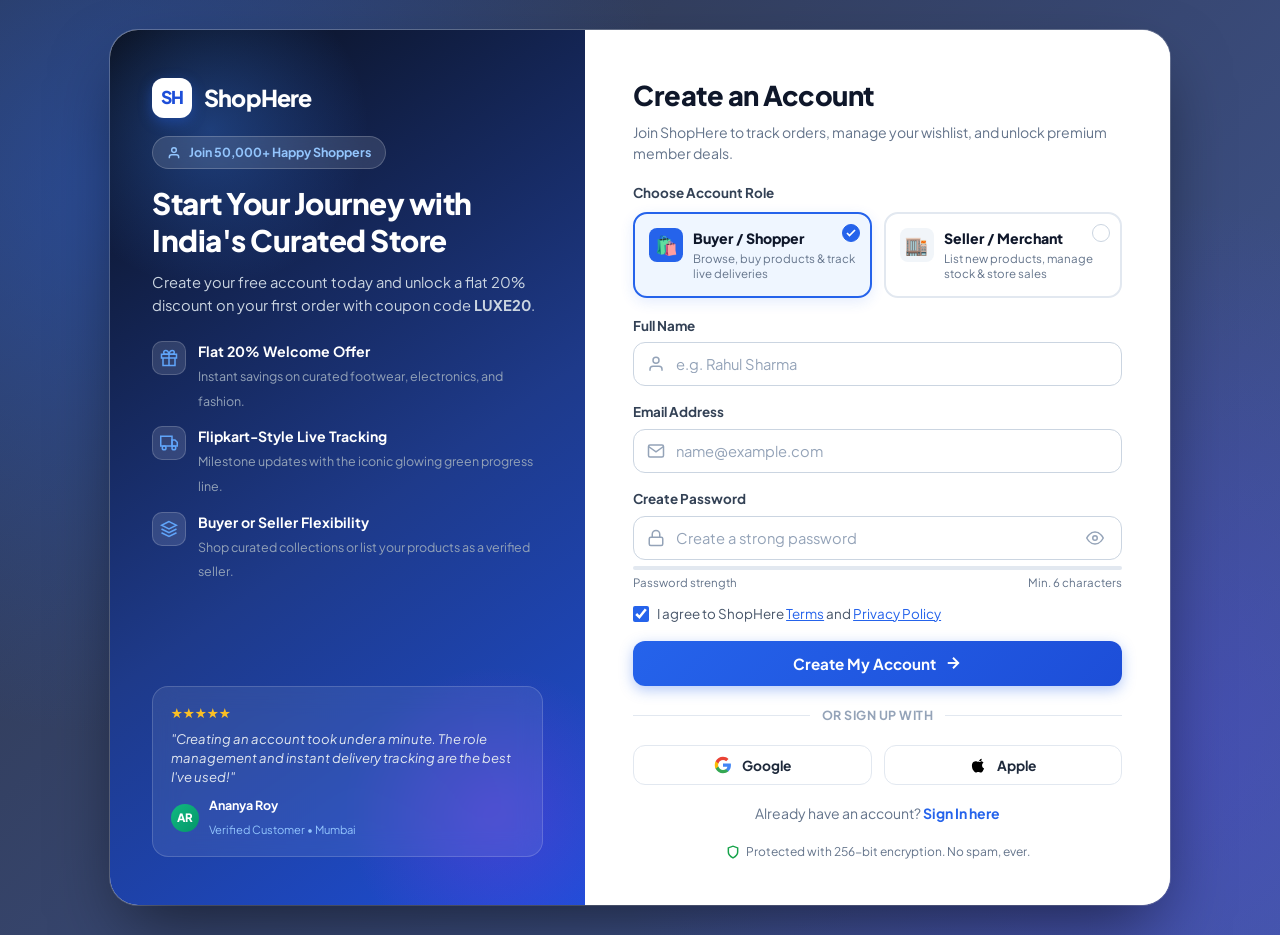
<file: frontend/register.html>
<!DOCTYPE html>
<html lang="en">
<head>
  <meta charset="UTF-8">
  <meta name="viewport" content="width=device-width, initial-scale=1.0">
  <title>Create Account - ShopHere</title>
  <link rel="stylesheet" href="css/style.css">
  <link rel="preconnect" href="https://fonts.googleapis.com">
  <link rel="preconnect" href="https://fonts.gstatic.com" crossorigin>
  <link href="https://fonts.googleapis.com/css2?family=Plus+Jakarta+Sans:wght@400;500;600;700;800&display=swap" rel="stylesheet">
</head>
<body class="auth-page">

  <div class="auth-split-wrapper">
    <!-- Left Showcase Panel -->
    <div class="auth-showcase-panel">
      <div class="auth-showcase-content">
        <div>
          <!-- Brand Logo -->
          <a href="products.html" class="brand-logo" style="text-decoration:none;">
            <span class="logo-badge" style="background:#ffffff; color:#1d4ed8; font-weight:900;">SH</span>
            <span class="logo-text" style="color:#ffffff;">ShopHere</span>
          </a>

          <div class="auth-brand-badge">
            <svg viewBox="0 0 24 24" style="width:14px; height:14px; stroke:currentColor; stroke-width:2.5; fill:none;"><path d="M20 21v-2a4 4 0 0 0-4-4H8a4 4 0 0 0-4 4v2"></path><circle cx="12" cy="7" r="4"></circle></svg>
            <span>Join 50,000+ Happy Shoppers</span>
          </div>

          <h1 class="auth-hero-heading">Start Your Journey with India's Curated Store</h1>
          <p class="auth-hero-desc">Create your free account today and unlock a flat 20% discount on your first order with coupon code <strong>LUXE20</strong>.</p>

          <!-- Key Benefit Highlights -->
          <div class="auth-perks-list">
            <div class="auth-perk-item">
              <div class="auth-perk-icon">
                <svg viewBox="0 0 24 24" style="fill:none; stroke:currentColor; stroke-width:2;"><polyline points="20 12 20 22 4 22 4 12"></polyline><rect x="2" y="7" width="20" height="5"></rect><line x1="12" y1="22" x2="12" y2="7"></line><path d="M12 7H7.5a2.5 2.5 0 0 1 0-5C11 2 12 7 12 7z"></path><path d="M12 7h4.5a2.5 2.5 0 0 0 0-5C13 2 12 7 12 7z"></path></svg>
              </div>
              <div class="auth-perk-text">
                <strong>Flat 20% Welcome Offer</strong>
                <span>Instant savings on curated footwear, electronics, and fashion.</span>
              </div>
            </div>

            <div class="auth-perk-item">
              <div class="auth-perk-icon">
                <svg viewBox="0 0 24 24" style="fill:none; stroke:currentColor; stroke-width:2;"><rect x="1" y="3" width="15" height="13"></rect><polygon points="16 8 20 8 23 11 23 16 16 16 16 8"></polygon><circle cx="5.5" cy="18.5" r="2.5"></circle><circle cx="18.5" cy="18.5" r="2.5"></circle></svg>
              </div>
              <div class="auth-perk-text">
                <strong>Flipkart-Style Live Tracking</strong>
                <span>Milestone updates with the iconic glowing green progress line.</span>
              </div>
            </div>

            <div class="auth-perk-item">
              <div class="auth-perk-icon">
                <svg viewBox="0 0 24 24" style="fill:none; stroke:currentColor; stroke-width:2;"><polygon points="12 2 2 7 12 12 22 7 12 2"></polygon><polyline points="2 17 12 22 22 17"></polyline><polyline points="2 12 12 17 22 12"></polyline></svg>
              </div>
              <div class="auth-perk-text">
                <strong>Buyer or Seller Flexibility</strong>
                <span>Shop curated collections or list your products as a verified seller.</span>
              </div>
            </div>
          </div>
        </div>

        <!-- Verified Customer Testimonial -->
        <div class="auth-testimonial-box">
          <div class="auth-testimonial-stars">★★★★★</div>
          <p class="auth-testimonial-quote">"Creating an account took under a minute. The role management and instant delivery tracking are the best I've used!"</p>
          <div class="auth-testimonial-author">
            <div class="auth-author-avatar" style="background: linear-gradient(135deg, #10b981, #059669);">AR</div>
            <div class="auth-author-info">
              <strong>Ananya Roy</strong>
              <span>Verified Customer &bull; Mumbai</span>
            </div>
          </div>
        </div>
      </div>
    </div>

    <!-- Right Form Panel -->
    <div class="auth-form-panel">
      <!-- Header -->
      <div class="auth-header">
        <h2>Create an Account</h2>
        <p>Join ShopHere to track orders, manage your wishlist, and unlock premium member deals.</p>
      </div>

      <!-- Main Sign Up Form -->
      <form id="register-form">
        <!-- Role Selection Cards -->
        <div style="margin-bottom: 8px;">
          <label style="display:block; font-size:0.84rem; font-weight:700; color:#334155; margin-bottom:8px;">Choose Account Role</label>
          <div class="role-cards-container">
            <!-- Buyer Card -->
            <div class="role-card-item active" id="role-card-buyer" onclick="selectRole('BUYER')">
              <div class="role-card-icon">🛍️</div>
              <div class="role-card-info">
                <h4>Buyer / Shopper</h4>
                <p>Browse, buy products &amp; track live deliveries</p>
              </div>
              <div class="role-card-check">
                <svg viewBox="0 0 24 24" style="width:12px; height:12px; stroke:#ffffff; stroke-width:3.5; fill:none;"><polyline points="20 6 9 17 4 12"></polyline></svg>
              </div>
            </div>

            <!-- Seller Card -->
            <div class="role-card-item" id="role-card-seller" onclick="selectRole('SELLER')">
              <div class="role-card-icon">🏬</div>
              <div class="role-card-info">
                <h4>Seller / Merchant</h4>
                <p>List new products, manage stock &amp; store sales</p>
              </div>
              <div class="role-card-check">
                <svg viewBox="0 0 24 24" style="width:12px; height:12px; stroke:#ffffff; stroke-width:3.5; fill:none;"><polyline points="20 6 9 17 4 12"></polyline></svg>
              </div>
            </div>
          </div>
        </div>

        <!-- Hidden Select for auth.js compatibility -->
        <select id="role" name="role" style="display:none;">
          <option value="BUYER" selected>Buyer</option>
          <option value="SELLER">Seller</option>
        </select>

        <!-- Full Name Input -->
        <div class="form-group">
          <label for="name">Full Name</label>
          <div class="input-with-icon-wrap">
            <span class="input-icon-left">
              <svg viewBox="0 0 24 24" style="fill:none; stroke:currentColor; stroke-width:2;"><path d="M20 21v-2a4 4 0 0 0-4-4H8a4 4 0 0 0-4 4v2"></path><circle cx="12" cy="7" r="4"></circle></svg>
            </span>
            <input type="text" id="name" name="name" placeholder="e.g. Rahul Sharma" required autocomplete="name">
          </div>
        </div>

        <!-- Email Input -->
        <div class="form-group">
          <label for="email">Email Address</label>
          <div class="input-with-icon-wrap">
            <span class="input-icon-left">
              <svg viewBox="0 0 24 24" style="fill:none; stroke:currentColor; stroke-width:2;"><path d="M4 4h16c1.1 0 2 .9 2 2v12c0 1.1-.9 2-2 2H4c-1.1 0-2-.9-2-2V6c0-1.1.9-2 2-2z"></path><polyline points="22,6 12,13 2,6"></polyline></svg>
            </span>
            <input type="email" id="email" name="email" placeholder="name@example.com" required autocomplete="email">
          </div>
        </div>

        <!-- Password Input with Strength Meter & Toggle -->
        <div class="form-group" style="margin-bottom: 12px;">
          <label for="password">Create Password</label>
          <div class="input-with-icon-wrap">
            <span class="input-icon-left">
              <svg viewBox="0 0 24 24" style="fill:none; stroke:currentColor; stroke-width:2;"><rect x="3" y="11" width="18" height="11" rx="2" ry="2"></rect><path d="M7 11V7a5 5 0 0 1 10 0v4"></path></svg>
            </span>
            <input type="password" id="password" name="password" placeholder="Create a strong password" required autocomplete="new-password" oninput="checkPasswordStrength(this.value)">
            <button type="button" class="btn-toggle-pwd" id="btn-toggle-pwd" onclick="togglePassword('password', this)" title="Show / Hide Password">
              <svg viewBox="0 0 24 24" style="fill:none; stroke:currentColor; stroke-width:2;"><path d="M1 12s4-8 11-8 11 8 11 8-4 8-11 8-11-8-11-8z"></path><circle cx="12" cy="12" r="3"></circle></svg>
            </button>
          </div>

          <!-- Dynamic Strength Meter -->
          <div class="pwd-strength-container">
            <div class="pwd-meter-track">
              <div id="pwd-meter-fill" class="pwd-meter-fill"></div>
            </div>
            <div class="pwd-meter-footer">
              <span id="pwd-meter-label">Password strength</span>
              <span>Min. 6 characters</span>
            </div>
          </div>
        </div>

        <!-- Terms Agreement Checkbox -->
        <div class="auth-options-flex" style="margin-top: 10px; margin-bottom: 16px;">
          <label class="auth-checkbox-label">
            <input type="checkbox" id="terms-agree" required checked>
            <span>I agree to ShopHere <a href="javascript:void(0)" style="color:#2563eb; text-decoration:underline;">Terms</a> and <a href="javascript:void(0)" style="color:#2563eb; text-decoration:underline;">Privacy Policy</a></span>
          </label>
        </div>

        <!-- Submit Button -->
        <button type="submit" class="btn-auth-submit" id="btn-submit-register">
          <span>Create My Account</span>
          <svg viewBox="0 0 24 24" style="fill:none; stroke:currentColor; stroke-width:2.5;"><line x1="5" y1="12" x2="19" y2="12"></line><polyline points="12 5 19 12 12 19"></polyline></svg>
        </button>
      </form>

      <!-- Social Logins Divider -->
      <div class="auth-social-divider">
        <span>Or sign up with</span>
      </div>

      <!-- Social Buttons (Google & Apple) -->
      <div class="auth-social-grid">
        <button type="button" class="btn-social" onclick="handleSocialRegister('Google')">
          <svg viewBox="0 0 24 24">
            <path fill="#4285F4" d="M22.56 12.25c0-.78-.07-1.53-.2-2.25H12v4.26h5.92c-.26 1.37-1.04 2.53-2.21 3.31v2.77h3.57c2.08-1.92 3.28-4.74 3.28-8.09z"/>
            <path fill="#34A853" d="M12 23c2.97 0 5.46-.98 7.28-2.66l-3.57-2.77c-.98.66-2.23 1.06-3.71 1.06-2.86 0-5.29-1.93-6.16-4.53H2.18v2.84C3.99 20.53 7.7 23 12 23z"/>
            <path fill="#FBBC05" d="M5.84 14.09c-.22-.66-.35-1.36-.35-2.09s.13-1.43.35-2.09V7.06H2.18C1.43 8.55 1 10.22 1 12s.43 3.45 1.18 4.94l2.85-2.22.81-.63z"/>
            <path fill="#EA4335" d="M12 5.38c1.62 0 3.06.56 4.21 1.64l3.15-3.15C17.45 2.09 14.97 1 12 1 7.7 1 3.99 3.47 2.18 7.06l3.66 2.84c.87-2.6 3.3-4.52 6.16-4.52z"/>
          </svg>
          <span>Google</span>
        </button>

        <button type="button" class="btn-social" onclick="handleSocialRegister('Apple')">
          <svg viewBox="0 0 24 24" fill="#000000">
            <path d="M18.71 19.5c-.83 1.24-1.71 2.45-3.05 2.47-1.34.03-1.77-.79-3.29-.79-1.53 0-2 .77-3.27.82-1.31.05-2.3-1.32-3.14-2.53C4.25 17 2.94 12.45 4.7 9.39c.87-1.52 2.43-2.48 4.12-2.51 1.28-.02 2.5.87 3.29.87.78 0 2.26-1.07 3.81-.91.65.03 2.47.26 3.64 1.98-.09.06-2.17 1.28-2.15 3.81.03 3.02 2.65 4.03 2.68 4.04-.03.07-.42 1.44-1.38 2.83M15.97 6.87c.66-.82 1.11-1.96.99-3.1-.96.04-2.13.64-2.81 1.44-.6.69-1.12 1.83-.98 2.94 1.08.08 2.16-.54 2.8-1.28z"/>
          </svg>
          <span>Apple</span>
        </button>
      </div>

      <!-- Auth Switch Links -->
      <p class="auth-switch">
        Already have an account? <a href="login.html">Sign In here</a>
      </p>

      <!-- Security Notice -->
      <div class="auth-security-footer">
        <svg viewBox="0 0 24 24" style="fill:none; stroke:currentColor; stroke-width:2.5;"><path d="M12 22s8-4 8-10V5l-8-3-8 3v7c0 6 8 10 8 10z"></path></svg>
        <span>Protected with 256-bit encryption. No spam, ever.</span>
      </div>
    </div>
  </div>

  <!-- Toast Notification Container -->
  <div id="auth-toast" class="auth-toast">Account created!</div>

  <!-- Interactive Sign Up Helper Script -->
  <script>
    function selectRole(role) {
      const roleSelect = document.getElementById('role');
      if (roleSelect) roleSelect.value = role;

      document.querySelectorAll('.role-card-item').forEach(c => c.classList.remove('active'));
      const targetCard = document.getElementById(`role-card-${role.toLowerCase()}`);
      if (targetCard) targetCard.classList.add('active');

      showAuthToast(`Selected ${role === 'SELLER' ? 'Seller / Merchant' : 'Buyer / Shopper'} role`);
    }

    function togglePassword(inputId, btnEl) {
      const input = document.getElementById(inputId);
      if (!input) return;
      const isPwd = input.type === 'password';
      input.type = isPwd ? 'text' : 'password';
      btnEl.innerHTML = isPwd
        ? '<svg viewBox="0 0 24 24" style="fill:none; stroke:currentColor; stroke-width:2;"><path d="M17.94 17.94A10.07 10.07 0 0 1 12 20c-7 0-11-8-11-8a18.45 18.45 0 0 1 5.06-5.94M9.9 4.24A9.12 9.12 0 0 1 12 4c7 0 11 8 11 8a18.5 18.5 0 0 1-2.16 3.19m-6.72-1.07a3 3 0 1 1-4.24-4.24"></path><line x1="1" y1="1" x2="23" y2="23"></line></svg>'
        : '<svg viewBox="0 0 24 24" style="fill:none; stroke:currentColor; stroke-width:2;"><path d="M1 12s4-8 11-8 11 8 11 8-4 8-11 8-11-8-11-8z"></path><circle cx="12" cy="12" r="3"></circle></svg>';
    }

    function checkPasswordStrength(val) {
      const meter = document.getElementById('pwd-meter-fill');
      const label = document.getElementById('pwd-meter-label');
      if (!meter || !label) return;

      if (!val) {
        meter.style.width = '0%';
        meter.className = 'pwd-meter-fill';
        label.textContent = 'Password strength';
        label.style.color = '#64748b';
        return;
      }

      let strength = 0;
      if (val.length >= 6) strength++;
      if (val.length >= 8 && /[A-Z]/.test(val) && /[a-z]/.test(val)) strength++;
      if (/[0-9]/.test(val) && /[^A-Za-z0-9]/.test(val)) strength++;

      if (strength <= 1) {
        meter.style.width = '33%';
        meter.className = 'pwd-meter-fill weak';
        label.textContent = 'Weak password';
        label.style.color = '#ef4444';
      } else if (strength === 2) {
        meter.style.width = '66%';
        meter.className = 'pwd-meter-fill medium';
        label.textContent = 'Good password';
        label.style.color = '#f59e0b';
      } else {
        meter.style.width = '100%';
        meter.className = 'pwd-meter-fill strong';
        label.textContent = 'Strong & Secure';
        label.style.color = '#10b981';
      }
    }

    function handleSocialRegister(provider) {
      showAuthToast(`Creating account via ${provider} OAuth...`);
      setTimeout(() => {
        const selectedRole = document.getElementById('role')?.value || 'BUYER';
        const demoSocialUser = {
          name: `${provider} New User`,
          email: `user.${provider.toLowerCase()}@shophere.com`,
          phone: "+91 98765 43210",
          address: "Flat 402, Green Valley Apartments, Bengaluru, Karnataka - 560103",
          memberSince: "October 2026",
          role: selectedRole,
          orders: []
        };
        if (typeof saveUser === 'function') {
          saveUser(demoSocialUser);
        } else {
          localStorage.setItem('ecommerce_user', JSON.stringify(demoSocialUser));
        }
        window.location.assign('products.html');
      }, 900);
    }

    function showAuthToast(msg) {
      const toast = document.getElementById('auth-toast');
      if (!toast) return;
      toast.textContent = msg;
      toast.classList.add('show');
      setTimeout(() => { toast.classList.remove('show'); }, 3000);
    }
  </script>

  <!-- Core Authentication Script -->
  <script src="js/auth.js"></script>
</body>
</html>
</file>
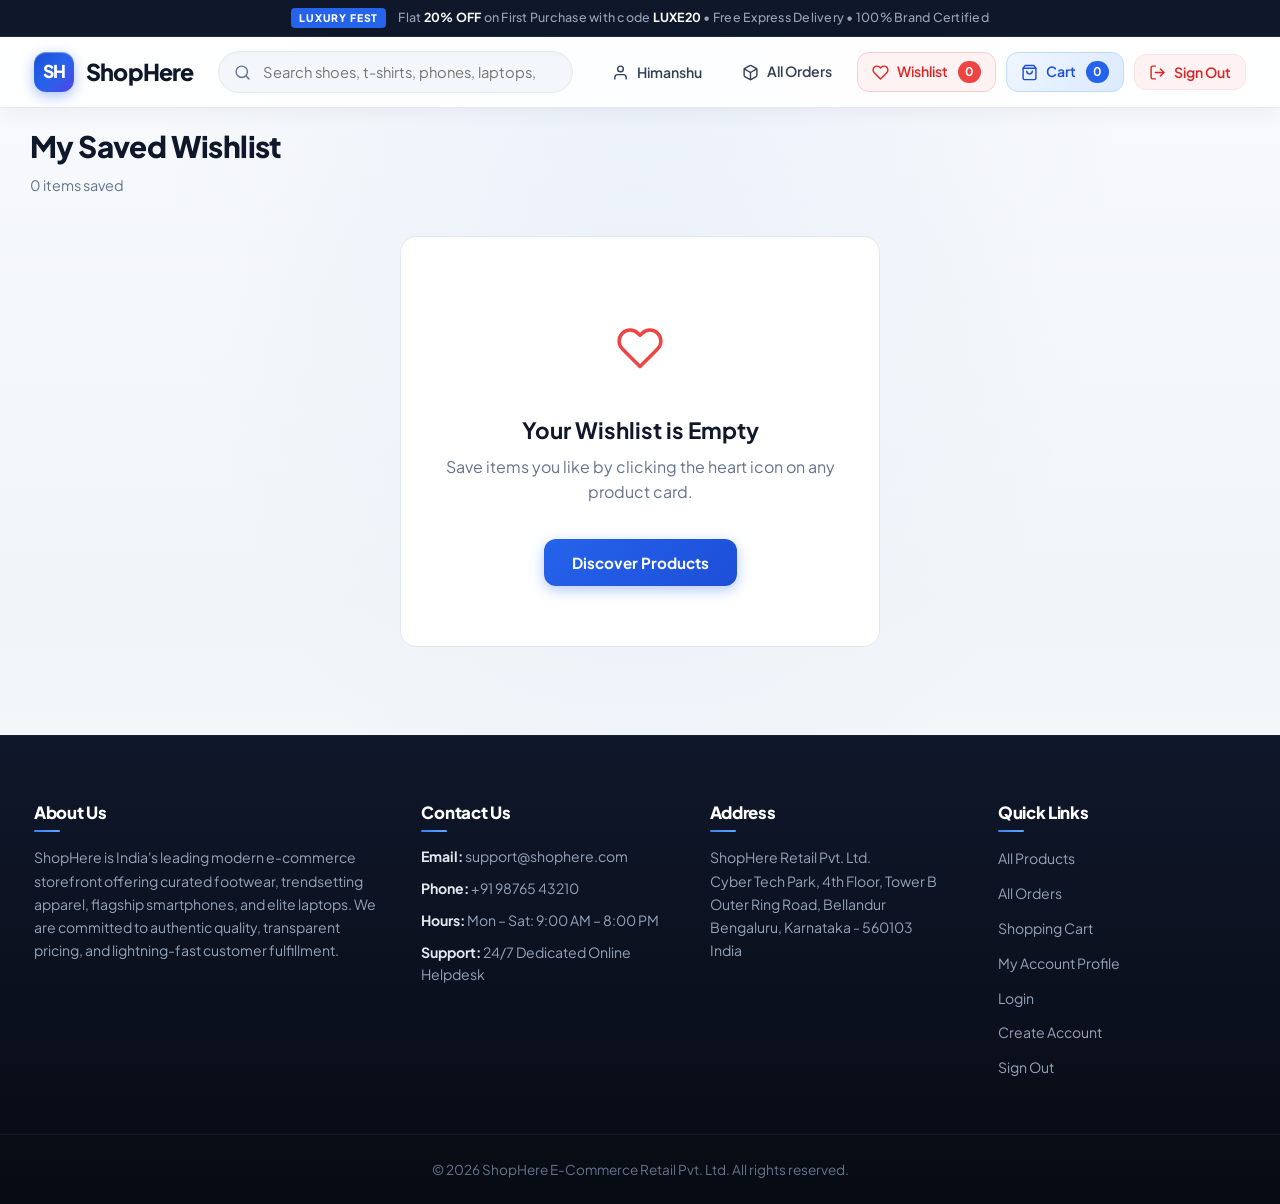
<file: frontend/wishlist.html>
<!DOCTYPE html>
<html lang="en">
<head>
  <meta charset="UTF-8">
  <meta name="viewport" content="width=device-width, initial-scale=1.0">
  <title>My Wishlist - ShopHere</title>
  <link rel="stylesheet" href="css/style.css">
  <script src="js/products.js"></script>
  <script src="js/cart.js" defer></script>
  <script src="js/auth.js" defer></script>
</head>
<body>

  <!-- Top Luxury Announcement Bar -->
  <div class="top-announcement-bar">
    <div class="announcement-content">
      <span class="announcement-pill">LUXURY FEST</span>
      <span>Flat <strong>20% OFF</strong> on First Purchase with code <strong>LUXE20</strong> &bull; Free Express Delivery &bull; 100% Brand Certified</span>
    </div>
  </div>

  <!-- Site Header -->
  <header class="site-header">
    <div class="header-container">
      <a href="products.html" class="brand-logo">
        <span class="logo-badge">SH</span>
        <span class="logo-text">ShopHere</span>
      </a>

      <!-- Search Bar -->
      <div class="search-bar">
        <svg class="search-icon-svg" viewBox="0 0 24 24"><circle cx="11" cy="11" r="8"></circle><line x1="21" y1="21" x2="16.65" y2="16.65"></line></svg>
        <input type="search" id="header-search" placeholder="Search shoes, t-shirts, phones, laptops, audio..." autocomplete="off">
      </div>

      <!-- Header Actions -->
      <nav class="header-nav">
        <!-- My Account Button -->
        <button type="button" id="header-account-btn" class="nav-item account-trigger" onclick="openAccountModal()">
          <svg class="nav-icon-svg" viewBox="0 0 24 24"><path d="M20 21v-2a4 4 0 0 0-4-4H8a4 4 0 0 0-4 4v2"></path><circle cx="12" cy="7" r="4"></circle></svg> 
          <span id="account-btn-label">My Account</span>
        </button>

        <!-- All Orders Button -->
        <a href="orders.html" class="nav-item orders-nav-item" title="View All Orders">
          <svg class="nav-icon-svg" viewBox="0 0 24 24"><path d="M21 16V8a2 2 0 0 0-1-1.73l-7-4a2 2 0 0 0-2 0l-7 4A2 2 0 0 0 3 8v8a2 2 0 0 0 1 1.73l7 4a2 2 0 0 0 2 0l7-4A2 2 0 0 0 21 16z"></path><polyline points="3.27 6.96 12 12.01 20.73 6.96"></polyline><line x1="12" y1="22.08" x2="12" y2="12"></line></svg> 
          <span>All Orders</span>
        </a>

        <!-- Wishlist Button -->
        <a href="wishlist.html" class="nav-item wishlist-nav-item active-nav">
          <svg class="nav-icon-svg" viewBox="0 0 24 24"><path d="M20.84 4.61a5.5 5.5 0 0 0-7.78 0L12 5.67l-1.06-1.06a5.5 5.5 0 0 0-7.78 7.78l1.06 1.06L12 21.23l7.78-7.78 1.06-1.06a5.5 5.5 0 0 0 0-7.78z"></path></svg> 
          <span>Wishlist</span>
          <span id="wishlist-count" class="cart-count wishlist-count">0</span>
        </a>

        <!-- Cart Button -->
        <a href="cart.html" class="nav-item cart-nav-item">
          <svg class="nav-icon-svg" viewBox="0 0 24 24"><path d="M6 2L3 6v14a2 2 0 0 0 2 2h14a2 2 0 0 0 2-2V6l-3-4z"></path><line x1="3" y1="6" x2="21" y2="6"></line><path d="M16 10a4 4 0 0 1-8 0"></path></svg> 
          <span>Cart</span>
          <span id="cart-count" class="cart-count">0</span>
        </a>

        <!-- Sign Out Button -->
        <button type="button" id="header-signout-btn" class="nav-item signout-nav-item" onclick="handleSignOut()" title="Sign Out of ShopHere">
          <svg class="nav-icon-svg" viewBox="0 0 24 24"><path d="M9 21H5a2 2 0 0 1-2-2V5a2 2 0 0 1 2-2h4"></path><polyline points="16 17 21 12 16 7"></polyline><line x1="21" y1="12" x2="9" y2="12"></line></svg> 
          <span>Sign Out</span>
        </button>
      </nav>
    </div>
  </header>

  <!-- Wishlist Main Content -->
  <main class="main-content">
    <div class="section-header">
      <h1 class="section-title">My Saved Wishlist</h1>
      <p id="wishlist-subtitle" class="section-subtitle">Items you've bookmarked to buy later</p>
    </div>

    <!-- Empty Wishlist State -->
    <div id="wishlist-empty" class="cart-empty-box" hidden>
      <div class="empty-icon" style="color: #ef4444;">
        <svg class="empty-icon-svg" viewBox="0 0 24 24" style="stroke:#ef4444;"><path d="M20.84 4.61a5.5 5.5 0 0 0-7.78 0L12 5.67l-1.06-1.06a5.5 5.5 0 0 0-7.78 7.78l1.06 1.06L12 21.23l7.78-7.78 1.06-1.06a5.5 5.5 0 0 0 0-7.78z"></path></svg>
      </div>
      <h2>Your Wishlist is Empty</h2>
      <p>Save items you like by clicking the heart icon on any product card.</p>
      <a href="products.html" class="btn-primary" style="display:inline-block; width:auto; padding:12px 28px;">Discover Products</a>
    </div>

    <!-- Wishlist Grid -->
    <div id="wishlist-grid" class="product-grid"></div>
  </main>

  <!-- Site Footer -->
  <footer class="site-footer">
    <div class="footer-container">
      <div class="footer-col">
        <h3>About Us</h3>
        <p>ShopHere is India's leading modern e-commerce storefront offering curated footwear, trendsetting apparel, flagship smartphones, and elite laptops. We are committed to authentic quality, transparent pricing, and lightning-fast customer fulfillment.</p>
      </div>

      <div class="footer-col">
        <h3>Contact Us</h3>
        <ul class="footer-contact-list">
          <li><strong>Email:</strong> support@shophere.com</li>
          <li><strong>Phone:</strong> +91 98765 43210</li>
          <li><strong>Hours:</strong> Mon – Sat: 9:00 AM – 8:00 PM</li>
          <li><strong>Support:</strong> 24/7 Dedicated Online Helpdesk</li>
        </ul>
      </div>

      <div class="footer-col">
        <h3>Address</h3>
        <address class="footer-address">
          ShopHere Retail Pvt. Ltd.<br>
          Cyber Tech Park, 4th Floor, Tower B<br>
          Outer Ring Road, Bellandur<br>
          Bengaluru, Karnataka - 560103<br>
          India
        </address>
      </div>

      <div class="footer-col">
        <h3>Quick Links</h3>
        <ul class="footer-links">
          <li><a href="products.html">All Products</a></li>
          <li><a href="orders.html">All Orders</a></li>
          <li><a href="cart.html">Shopping Cart</a></li>
          <li><a href="javascript:void(0)" class="account-trigger" onclick="openAccountModal()">My Account Profile</a></li>
          <li><a href="login.html">Login</a></li>
          <li><a href="register.html">Create Account</a></li>
          <li><a href="javascript:void(0)" onclick="handleSignOut()">Sign Out</a></li>
        </ul>
      </div>
    </div>

    <div class="footer-bottom">
      <p>&copy; 2026 ShopHere E-Commerce Retail Pvt. Ltd. All rights reserved.</p>
    </div>
  </footer>

  <!-- Script to render wishlist items -->
  <script>
    function renderWishlistPage() {
      const grid = document.getElementById('wishlist-grid');
      const emptyBox = document.getElementById('wishlist-empty');
      const subTitle = document.getElementById('wishlist-subtitle');
      if (!grid) return;

      const wishlistIds = getWishlist();
      const items = productsData.filter(p => wishlistIds.includes(p.id));

      if (items.length === 0) {
        grid.innerHTML = '';
        if (emptyBox) emptyBox.hidden = false;
        if (subTitle) subTitle.textContent = '0 items saved';
        return;
      }

      if (emptyBox) emptyBox.hidden = true;
      if (subTitle) subTitle.textContent = `Showing ${items.length} saved product${items.length === 1 ? '' : 's'}`;

      grid.innerHTML = '';
      items.forEach(product => {
        const card = document.createElement('article');
        card.className = 'product-card';

        const originalPriceHtml = product.originalPrice
          ? `<span class="product-original-price">${currencyFormatter.format(product.originalPrice)}</span>`
          : '';
        const discountHtml = product.discount
          ? `<span class="product-discount-pill">${product.discount}</span>`
          : '';

        card.innerHTML = `
          <div class="product-visual-wrapper">
            <button type="button" class="wishlist-btn active" onclick="removeFromWishlist(${product.id})" title="Remove from wishlist">✕</button>
            <a href="product-details.html?id=${product.id}" class="product-img-link">
              <img 
                src="${product.image}" 
                alt="${product.name}" 
                class="product-real-img"
                onerror="this.style.display='none'; this.nextElementSibling.style.display='flex';"
              />
              <div class="product-fallback-visual" style="display:none; background-color: #f1f5f9;">
                <span class="logo-badge" style="width:52px;height:52px;font-size:1.3rem;">SH</span>
              </div>
            </a>
          </div>
          <div class="product-body">
            <div class="product-meta">
              <span class="product-category-label">${product.category}</span>
              <span class="product-rating">★ ${product.rating}</span>
            </div>
            <h3 class="product-title">
              <a href="product-details.html?id=${product.id}">${product.name}</a>
            </h3>
            <p class="product-description">${product.description}</p>
            <div class="product-footer">
              <div class="price-stack">
                <span class="product-price">${currencyFormatter.format(product.price)}</span>
                <div class="discount-row">
                  ${originalPriceHtml}
                  ${discountHtml}
                </div>
              </div>
              <button type="button" class="btn-add-cart" onclick="moveWishlistToCart(${product.id})">
                <svg class="btn-cart-svg" viewBox="0 0 24 24"><path d="M6 2L3 6v14a2 2 0 0 0 2 2h14a2 2 0 0 0 2-2V6l-3-4z"></path><line x1="3" y1="6" x2="21" y2="6"></line><path d="M16 10a4 4 0 0 1-8 0"></path></svg> Move to Cart
              </button>
            </div>
          </div>
        `;
        grid.appendChild(card);
      });
    }

    document.addEventListener('DOMContentLoaded', () => {
      renderWishlistPage();
    });
  </script>
</body>
</html>
</file>
<file: frontend/css/style.css>
/* ==========================================================================
   ShopHere - Ultra-Premium Luxury E-Commerce Stylesheet
   ========================================================================== */

@import url('https://fonts.googleapis.com/css2?family=Plus+Jakarta+Sans:wght@300;400;500;600;700;800;900&display=swap');

/* --------------------------------------------------------------------------
   Reset & Base Styles
   -------------------------------------------------------------------------- */
* {
  margin: 0;
  padding: 0;
  box-sizing: border-box;
}

html {
  scroll-behavior: smooth;
}

/* Custom Luxury Scrollbar */
::-webkit-scrollbar {
  width: 7px;
  height: 7px;
}

::-webkit-scrollbar-track {
  background: rgba(241, 245, 249, 0.6);
}

::-webkit-scrollbar-thumb {
  background: #cbd5e1;
  border-radius: 9999px;
  border: 2px solid transparent;
  background-clip: padding-box;
}

::-webkit-scrollbar-thumb:hover {
  background: #94a3b8;
}

body {
  font-family: 'Plus Jakarta Sans', -apple-system, BlinkMacSystemFont, 'Segoe UI', Roboto, sans-serif;
  background-color: #f8fafc;
  background-image: 
    radial-gradient(ellipse at 50% 0%, rgba(37, 99, 235, 0.05) 0%, transparent 55%),
    linear-gradient(180deg, #f8fafc 0%, #f1f5f9 50%, #f8fafc 100%);
  color: #0f172a;
  line-height: 1.55;
  -webkit-font-smoothing: antialiased;
  min-height: 100vh;
  display: flex;
  flex-direction: column;
}

a {
  color: inherit;
  text-decoration: none;
}

button {
  font-family: inherit;
}

/* --------------------------------------------------------------------------
   Top Luxury Announcement Bar
   -------------------------------------------------------------------------- */
.top-announcement-bar {
  background: #0f172a;
  color: #94a3b8;
  font-size: 0.78rem;
  font-weight: 500;
  padding: 8px 16px;
  border-bottom: 1px solid rgba(255, 255, 255, 0.08);
  display: flex;
  align-items: center;
  justify-content: center;
  position: relative;
  z-index: 101;
  letter-spacing: 0.02em;
}

.top-announcement-bar strong {
  color: #ffffff;
}

.announcement-content {
  display: flex;
  align-items: center;
  gap: 12px;
  flex-wrap: wrap;
  justify-content: center;
}

.announcement-pill {
  background: #2563eb;
  color: #ffffff;
  font-size: 0.65rem;
  font-weight: 800;
  text-transform: uppercase;
  letter-spacing: 0.08em;
  padding: 2px 8px;
  border-radius: 4px;
}

/* --------------------------------------------------------------------------
   Header & Navigation
   -------------------------------------------------------------------------- */
.site-header {
  background: rgba(255, 255, 255, 0.88);
  backdrop-filter: blur(18px);
  -webkit-backdrop-filter: blur(18px);
  border-bottom: 1px solid rgba(226, 232, 240, 0.85);
  position: sticky;
  top: 0;
  z-index: 100;
  box-shadow: 0 4px 20px rgba(15, 23, 42, 0.05);
}

.header-container {
  max-width: 1260px;
  margin: 0 auto;
  padding: 14px 24px;
  display: flex;
  align-items: center;
  justify-content: space-between;
  gap: 24px;
}

/* Logo */
.brand-logo {
  display: flex;
  align-items: center;
  gap: 12px;
  text-decoration: none;
  transition: transform 0.2s ease;
}

.brand-logo:hover {
  transform: scale(1.02);
}

.logo-badge {
  width: 40px;
  height: 40px;
  background: linear-gradient(135deg, #1d4ed8 0%, #2563eb 50%, #4f46e5 100%);
  color: #ffffff;
  font-weight: 900;
  font-size: 1.1rem;
  display: flex;
  align-items: center;
  justify-content: center;
  border-radius: 12px;
  box-shadow: 0 4px 14px rgba(37, 99, 235, 0.4), inset 0 1px 1px rgba(255, 255, 255, 0.4);
  letter-spacing: -0.5px;
}

.logo-text {
  font-size: 1.45rem;
  font-weight: 900;
  color: #0f172a;
  letter-spacing: -0.8px;
}

/* Search Bar */
.search-bar {
  flex: 1;
  max-width: 540px;
  position: relative;
  display: flex;
  align-items: center;
}

.search-icon {
  position: absolute;
  left: 16px;
  font-size: 1rem;
  color: #64748b;
  pointer-events: none;
  transition: color 0.2s ease;
}

.search-icon-svg {
  position: absolute;
  left: 16px;
  width: 17px;
  height: 17px;
  fill: none;
  stroke: #64748b;
  stroke-width: 2;
  stroke-linecap: round;
  stroke-linejoin: round;
  pointer-events: none;
  transition: stroke 0.2s ease;
}

.search-bar:focus-within .search-icon-svg {
  stroke: #2563eb;
}

.search-bar input {
  width: 100%;
  padding: 11px 20px 11px 44px;
  font-size: 0.92rem;
  font-family: inherit;
  background: rgba(241, 245, 249, 0.85);
  border: 1.5px solid rgba(226, 232, 240, 0.8);
  border-radius: 9999px;
  outline: none;
  transition: all 0.25s cubic-bezier(0.16, 1, 0.3, 1);
  color: #0f172a;
  box-shadow: inset 0 2px 4px rgba(0, 0, 0, 0.02);
}

.search-bar input:focus {
  background: #ffffff;
  border-color: #2563eb;
  box-shadow: 0 0 0 4px rgba(37, 99, 235, 0.15), 0 8px 24px rgba(0, 0, 0, 0.06);
}

/* Header Nav Items */
.header-nav {
  display: flex;
  align-items: center;
  gap: 10px;
}

.nav-item {
  display: flex;
  align-items: center;
  gap: 8px;
  font-size: 0.88rem;
  font-weight: 600;
  color: #334155;
  padding: 8px 14px;
  border-radius: 12px;
  border: 1px solid transparent;
  background: transparent;
  cursor: pointer;
  text-decoration: none;
  position: relative;
  transition: all 0.2s cubic-bezier(0.16, 1, 0.3, 1);
}

.nav-icon-svg {
  width: 17px;
  height: 17px;
  fill: none;
  stroke: currentColor;
  stroke-width: 2;
  stroke-linecap: round;
  stroke-linejoin: round;
  display: inline-block;
  vertical-align: middle;
  flex-shrink: 0;
  transition: transform 0.2s ease;
}

.nav-item:hover .nav-icon-svg {
  transform: scale(1.08);
}

.nav-item:hover {
  background: rgba(241, 245, 249, 0.95);
  color: #0f172a;
  border-color: rgba(226, 232, 240, 0.8);
  transform: translateY(-1px);
}

.orders-nav-item {
  color: #334155;
}

.orders-nav-item:hover,
.orders-nav-item.active-nav {
  background: #eff6ff;
  color: #2563eb;
  border-color: #bfdbfe;
}

.wishlist-nav-item {
  color: #475569;
}

.wishlist-nav-item:hover,
.wishlist-nav-item.active-nav {
  background: #fef2f2;
  color: #dc2626;
  border-color: #fecaca;
}

.cart-nav-item {
  background: linear-gradient(135deg, #eff6ff, #dbeafe);
  color: #1d4ed8;
  border-color: #bfdbfe;
}

.cart-nav-item:hover,
.cart-nav-item.active-nav {
  background: linear-gradient(135deg, #dbeafe, #bfdbfe);
  color: #1e40af;
  border-color: #93c5fd;
  box-shadow: 0 4px 12px rgba(37, 99, 235, 0.15);
}

.signout-nav-item {
  background: #fef2f2;
  color: #dc2626;
  border: 1px solid #fee2e2;
  font-weight: 600;
}

.signout-nav-item:hover {
  background: #fee2e2;
  color: #b91c1c;
  border-color: #fca5a5;
  transform: translateY(-1px);
  box-shadow: 0 2px 8px rgba(220, 38, 38, 0.12);
}

.btn-orders-cta {
  display: inline-flex;
  align-items: center;
  justify-content: center;
  gap: 8px;
  width: 100%;
  padding: 10px 18px;
  background: #f8fafc;
  color: #2563eb;
  border: 1.5px solid #bfdbfe;
  border-radius: 10px;
  font-weight: 700;
  font-size: 0.88rem;
  text-decoration: none;
  transition: all 0.2s ease;
}

.btn-orders-cta:hover {
  background: #eff6ff;
  border-color: #2563eb;
  color: #1d4ed8;
  transform: translateY(-1px);
}



.cart-count {
  background: #2563eb;
  color: #ffffff;
  font-size: 0.75rem;
  font-weight: 700;
  padding: 2px 7px;
  border-radius: 9999px;
  margin-left: 2px;
}

/* --------------------------------------------------------------------------
   Hero Section
   -------------------------------------------------------------------------- */
.hero-section {
  background: linear-gradient(135deg, #0f172a 0%, #1e1b4b 60%, #1e293b 100%);
  color: #ffffff;
  padding: 60px 24px;
  position: relative;
  overflow: hidden;
}

.hero-container {
  max-width: 1260px;
  margin: 0 auto;
}

.hero-content {
  max-width: 680px;
}

.hero-tag {
  display: inline-block;
  background: rgba(255, 255, 255, 0.12);
  backdrop-filter: blur(8px);
  color: #93c5fd;
  font-size: 0.8rem;
  font-weight: 700;
  letter-spacing: 0.06em;
  text-transform: uppercase;
  padding: 6px 14px;
  border-radius: 9999px;
  margin-bottom: 16px;
  border: 1px solid rgba(255, 255, 255, 0.15);
}

.hero-title {
  font-size: 2.75rem;
  font-weight: 850;
  line-height: 1.15;
  letter-spacing: -1px;
  margin-bottom: 16px;
  color: #ffffff;
}

.hero-subtitle {
  font-size: 1.05rem;
  line-height: 1.6;
  color: #cbd5e1;
  margin-bottom: 28px;
}

.hero-actions {
  display: flex;
  gap: 14px;
  flex-wrap: wrap;
}

.btn-hero-primary {
  background: #2563eb;
  color: #ffffff;
  font-weight: 700;
  font-size: 0.95rem;
  padding: 12px 28px;
  border-radius: 10px;
  transition: all 0.2s ease;
  box-shadow: 0 4px 14px rgba(37, 99, 235, 0.4);
}

.btn-hero-primary:hover {
  background: #1d4ed8;
  transform: translateY(-2px);
}

.btn-hero-secondary {
  background: rgba(255, 255, 255, 0.1);
  color: #ffffff;
  border: 1px solid rgba(255, 255, 255, 0.2);
  font-weight: 600;
  font-size: 0.95rem;
  padding: 12px 24px;
  border-radius: 10px;
  cursor: pointer;
  transition: all 0.2s ease;
}

.btn-hero-secondary:hover {
  background: rgba(255, 255, 255, 0.2);
}

/* --------------------------------------------------------------------------
   Trust Features Bar
   -------------------------------------------------------------------------- */
.trust-bar {
  background: rgba(255, 255, 255, 0.90);
  backdrop-filter: blur(14px);
  -webkit-backdrop-filter: blur(14px);
  border-top: 1px solid rgba(226, 232, 240, 0.85);
  border-bottom: 1px solid rgba(226, 232, 240, 0.85);
  margin-top: 50px;
  box-shadow: 0 4px 20px rgba(15, 23, 42, 0.03);
}

.trust-container {
  max-width: 1260px;
  margin: 0 auto;
  padding: 32px 24px;
  display: grid;
  grid-template-columns: repeat(4, 1fr);
  gap: 24px;
}

.trust-item {
  display: flex;
  align-items: center;
  gap: 16px;
  padding: 14px 18px;
  border-radius: 14px;
  background: rgba(255, 255, 255, 0.7);
  border: 1px solid rgba(226, 232, 240, 0.7);
  transition: all 0.25s ease;
}

.trust-item:hover {
  background: #ffffff;
  transform: translateY(-3px);
  box-shadow: 0 10px 24px rgba(15, 23, 42, 0.06);
  border-color: #bfdbfe;
}

.trust-icon {
  font-size: 1.8rem;
  background: linear-gradient(135deg, #eff6ff 0%, #dbeafe 100%);
  width: 52px;
  height: 52px;
  min-width: 52px;
  display: flex;
  align-items: center;
  justify-content: center;
  border-radius: 14px;
  box-shadow: 0 4px 10px rgba(37, 99, 235, 0.12);
}

.trust-icon-svg {
  width: 24px;
  height: 24px;
  fill: none;
  stroke: #2563eb;
  stroke-width: 2;
  stroke-linecap: round;
  stroke-linejoin: round;
  transition: transform 0.2s ease, stroke 0.2s ease;
}

.trust-item:hover .trust-icon-svg {
  stroke: #1d4ed8;
  transform: scale(1.1);
}

.trust-item h4 {
  font-size: 0.94rem;
  font-weight: 800;
  color: #0f172a;
  letter-spacing: -0.2px;
  margin-bottom: 2px;
}

.trust-item p {
  font-size: 0.8rem;
  color: #64748b;
  line-height: 1.35;
}

/* --------------------------------------------------------------------------
   Category Bar
   -------------------------------------------------------------------------- */
.category-bar {
  background: rgba(255, 255, 255, 0.86);
  backdrop-filter: blur(14px);
  -webkit-backdrop-filter: blur(14px);
  border-bottom: 1px solid rgba(226, 232, 240, 0.8);
  position: sticky;
  top: 65px;
  z-index: 90;
  box-shadow: 0 2px 10px rgba(15, 23, 42, 0.03);
}

.category-container {
  max-width: 1260px;
  margin: 0 auto;
  padding: 8px 20px;
  display: flex;
  align-items: center;
  gap: 10px;
  overflow-x: auto;
  scrollbar-width: none;
}

.category-container::-webkit-scrollbar {
  display: none;
}

.category-chip {
  background: #ffffff;
  color: #475569;
  border: 1.5px solid #e2e8f0;
  padding: 8px 20px;
  border-radius: 9999px;
  font-size: 0.86rem;
  font-weight: 600;
  cursor: pointer;
  white-space: nowrap;
  letter-spacing: -0.01em;
  transition: all 0.2s cubic-bezier(0.16, 1, 0.3, 1);
  box-shadow: 0 1px 2px rgba(0, 0, 0, 0.03);
}

.category-chip:hover {
  background: #f8fafc;
  color: #0f172a;
  border-color: #cbd5e1;
  transform: translateY(-1px);
  box-shadow: 0 4px 12px rgba(15, 23, 42, 0.06);
}

.category-chip.active {
  background: #0f172a;
  color: #ffffff;
  border-color: #0f172a;
  box-shadow: 0 4px 14px rgba(15, 23, 42, 0.25);
  transform: translateY(-1px);
}

/* --------------------------------------------------------------------------
   Main Content Layout
   -------------------------------------------------------------------------- */
.main-content {
  flex: 1;
  max-width: 1260px;
  width: 100%;
  margin: 0 auto;
  padding: 16px 20px 48px 20px;
}

.section-header {
  margin-bottom: 24px;
}

.section-title {
  font-size: 1.85rem;
  font-weight: 800;
  color: #0f172a;
  letter-spacing: -0.6px;
}

.section-subtitle {
  font-size: 0.9rem;
  color: #64748b;
  margin-top: 4px;
}

/* --------------------------------------------------------------------------
   Product Grid & Cards (20 items with Real Photos)
   -------------------------------------------------------------------------- */
.product-grid {
  display: grid;
  grid-template-columns: repeat(auto-fill, minmax(270px, 1fr));
  gap: 26px;
}

.product-card {
  background: #ffffff;
  border-radius: 18px;
  border: 1px solid rgba(226, 232, 240, 0.95);
  overflow: hidden;
  display: flex;
  flex-direction: column;
  transition: transform 0.3s cubic-bezier(0.16, 1, 0.3, 1), box-shadow 0.3s ease, border-color 0.3s ease;
  position: relative;
  box-shadow: 0 4px 18px rgba(15, 23, 42, 0.05);
}

.product-card:hover {
  transform: translateY(-8px);
  box-shadow: 0 22px 38px -10px rgba(15, 23, 42, 0.14), 0 8px 16px -6px rgba(15, 23, 42, 0.06);
  border-color: #93c5fd;
}

/* Real Image Container */
.product-visual-wrapper {
  position: relative;
  height: 220px;
  background: linear-gradient(180deg, #f8fafc 0%, #f1f5f9 100%);
  overflow: hidden;
}

.product-img-link {
  display: block;
  width: 100%;
  height: 100%;
}

.product-real-img {
  width: 100%;
  height: 100%;
  object-fit: cover;
  transition: transform 0.4s cubic-bezier(0.16, 1, 0.3, 1);
}

.product-card:hover .product-real-img {
  transform: scale(1.08);
}

.product-fallback-visual {
  width: 100%;
  height: 100%;
  display: flex;
  align-items: center;
  justify-content: center;
  font-size: 4rem;
}

/* Badges & Wishlist */
.product-badge {
  position: absolute;
  top: 12px;
  left: 12px;
  background: linear-gradient(135deg, #1d4ed8 0%, #2563eb 100%);
  color: #ffffff;
  font-size: 0.7rem;
  font-weight: 800;
  text-transform: uppercase;
  letter-spacing: 0.06em;
  padding: 4px 11px;
  border-radius: 8px;
  z-index: 2;
  box-shadow: 0 4px 10px rgba(0, 0, 0, 0.18), inset 0 1px 1px rgba(255, 255, 255, 0.4);
  backdrop-filter: blur(4px);
}

.badge-trending, .badge-hot {
  background: linear-gradient(135deg, #f59e0b 0%, #d97706 100%) !important;
  box-shadow: 0 4px 10px rgba(217, 119, 6, 0.35) !important;
}

.badge-bestseller, .badge-popular {
  background: linear-gradient(135deg, #10b981 0%, #059669 100%) !important;
  box-shadow: 0 4px 10px rgba(5, 150, 105, 0.35) !important;
}

.badge-new {
  background: linear-gradient(135deg, #8b5cf6 0%, #6d28d9 100%) !important;
  box-shadow: 0 4px 10px rgba(109, 40, 217, 0.35) !important;
}

.badge-pro-pick, .badge-gaming-beast {
  background: linear-gradient(135deg, #ec4899 0%, #be185d 100%) !important;
  box-shadow: 0 4px 10px rgba(190, 24, 93, 0.35) !important;
}

.badge-business, .badge-handmade {
  background: linear-gradient(135deg, #334155 0%, #0f172a 100%) !important;
}

.wishlist-btn {
  position: absolute;
  top: 12px;
  right: 12px;
  width: 36px;
  height: 36px;
  background: rgba(255, 255, 255, 0.92);
  backdrop-filter: blur(8px);
  border: 1px solid rgba(226, 232, 240, 0.85);
  border-radius: 50%;
  color: #94a3b8;
  font-size: 1.15rem;
  display: flex;
  align-items: center;
  justify-content: center;
  cursor: pointer;
  z-index: 2;
  transition: all 0.2s cubic-bezier(0.16, 1, 0.3, 1);
  box-shadow: 0 4px 10px rgba(0, 0, 0, 0.06);
}

.wishlist-btn:hover {
  background: #ffffff;
  color: #ef4444;
  transform: scale(1.14);
  box-shadow: 0 6px 14px rgba(239, 68, 68, 0.2);
}

.wishlist-btn.active {
  color: #ef4444;
  background: #ffffff;
  border-color: #fca5a5;
  box-shadow: 0 4px 12px rgba(239, 68, 68, 0.25);
}

.wishlist-svg {
  width: 17px;
  height: 17px;
  fill: none;
  stroke: #64748b;
  stroke-width: 2;
  stroke-linecap: round;
  stroke-linejoin: round;
  transition: all 0.2s ease;
}

.wishlist-btn:hover .wishlist-svg {
  stroke: #ef4444;
  fill: rgba(239, 68, 68, 0.12);
}

.wishlist-btn.active .wishlist-svg {
  fill: #ef4444;
  stroke: #ef4444;
}

.btn-cart-svg {
  width: 16px;
  height: 16px;
  fill: none;
  stroke: currentColor;
  stroke-width: 2;
  stroke-linecap: round;
  stroke-linejoin: round;
  display: inline-block;
  vertical-align: middle;
}

.empty-icon-svg {
  width: 48px;
  height: 48px;
  fill: none;
  stroke: currentColor;
  stroke-width: 1.75;
  stroke-linecap: round;
  stroke-linejoin: round;
  display: inline-block;
}

/* Card Body */
.product-body {
  padding: 18px 20px 20px 20px;
  display: flex;
  flex-direction: column;
  flex: 1;
}

.product-meta {
  display: flex;
  align-items: center;
  justify-content: space-between;
  margin-bottom: 8px;
}

.product-category-label {
  font-size: 0.72rem;
  font-weight: 800;
  text-transform: uppercase;
  letter-spacing: 0.06em;
  color: #2563eb;
  background: #eff6ff;
  padding: 3px 9px;
  border-radius: 6px;
  border: 1px solid #dbeafe;
}

.product-rating {
  font-size: 0.8rem;
  font-weight: 800;
  color: #b45309;
  background: #fef3c7;
  padding: 3px 8px;
  border-radius: 6px;
  display: inline-flex;
  align-items: center;
  gap: 3px;
}

.rating-count {
  color: #92400e;
  font-weight: 600;
  font-size: 0.74rem;
}

.product-title {
  font-size: 1.05rem;
  font-weight: 800;
  color: #0f172a;
  margin-bottom: 6px;
  line-height: 1.35;
  letter-spacing: -0.3px;
}

.product-title a {
  color: #0f172a;
  transition: color 0.15s ease;
}

.product-title a:hover {
  color: #2563eb;
}

.product-description {
  font-size: 0.84rem;
  color: #64748b;
  line-height: 1.5;
  margin-bottom: 16px;
  flex-grow: 1;
  display: -webkit-box;
  -webkit-line-clamp: 2;
  -webkit-box-orient: vertical;
  overflow: hidden;
}

/* Card Footer & Price */
.product-footer {
  display: flex;
  align-items: center;
  justify-content: space-between;
  padding-top: 14px;
  border-top: 1px solid rgba(241, 245, 249, 0.9);
  gap: 12px;
}

.price-stack {
  display: flex;
  flex-direction: column;
}

.product-price {
  font-size: 1.32rem;
  font-weight: 900;
  color: #0f172a;
  letter-spacing: -0.5px;
}

.discount-row {
  display: flex;
  align-items: center;
  gap: 6px;
  margin-top: 2px;
}

.product-original-price {
  font-size: 0.82rem;
  color: #94a3b8;
  text-decoration: line-through;
  font-weight: 500;
}

.product-discount-pill {
  font-size: 0.72rem;
  font-weight: 800;
  color: #059669;
  background: #ecfdf5;
  border: 1px solid #a7f3d0;
  padding: 2px 7px;
  border-radius: 6px;
}

.btn-add-cart {
  background: linear-gradient(135deg, #2563eb 0%, #1d4ed8 100%);
  color: #ffffff;
  border: none;
  padding: 9px 18px;
  font-size: 0.86rem;
  font-weight: 700;
  border-radius: 10px;
  cursor: pointer;
  display: flex;
  align-items: center;
  gap: 6px;
  transition: all 0.2s cubic-bezier(0.16, 1, 0.3, 1);
  box-shadow: 0 4px 14px rgba(37, 99, 235, 0.28);
}

.btn-add-cart:hover {
  background: linear-gradient(135deg, #1d4ed8 0%, #1e40af 100%);
  transform: translateY(-2px);
  box-shadow: 0 6px 18px rgba(37, 99, 235, 0.4);
}

.btn-add-cart:active {
  transform: translateY(0);
}

.btn-add-cart.added {
  background: linear-gradient(135deg, #16a34a 0%, #15803d 100%);
  box-shadow: 0 4px 14px rgba(22, 163, 74, 0.3);
}

.no-products-msg {
  text-align: center;
  padding: 60px 20px;
  color: #64748b;
  font-size: 1.05rem;
}

/* --------------------------------------------------------------------------
   Product Details Page
   -------------------------------------------------------------------------- */
.breadcrumbs {
  font-size: 0.85rem;
  color: #64748b;
  margin-bottom: 24px;
}

.breadcrumbs a {
  color: #2563eb;
}

.product-details-layout {
  display: grid;
  grid-template-columns: 1fr 1fr;
  gap: 48px;
  background: #ffffff;
  padding: 36px;
  border-radius: 20px;
  border: 1px solid rgba(226, 232, 240, 0.95);
  box-shadow: 0 8px 30px rgba(15, 23, 42, 0.06);
}

.product-details-visual-wrap {
  position: relative;
  height: 440px;
  border-radius: 14px;
  overflow: hidden;
  background: #f8fafc;
  border: 1px solid #e2e8f0;
}

.detail-real-img {
  width: 100%;
  height: 100%;
  object-fit: cover;
}

.detail-fallback-visual {
  width: 100%;
  height: 100%;
  display: flex;
  align-items: center;
  justify-content: center;
}

.detail-icon {
  font-size: 7rem;
}

.product-details-info {
  display: flex;
  flex-direction: column;
}

.detail-title {
  font-size: 2.1rem;
  font-weight: 800;
  color: #0f172a;
  margin: 10px 0 16px 0;
  line-height: 1.25;
}

.detail-price-box {
  display: flex;
  align-items: center;
  gap: 12px;
  margin-bottom: 18px;
  flex-wrap: wrap;
}

.detail-price {
  font-size: 2rem;
  font-weight: 800;
  color: #2563eb;
}

.stock-badge {
  background: #dcfce7;
  color: #15803d;
  font-size: 0.8rem;
  font-weight: 700;
  padding: 4px 12px;
  border-radius: 9999px;
}

.detail-desc {
  font-size: 1rem;
  color: #475569;
  line-height: 1.6;
  margin-bottom: 24px;
}

.detail-specs-box {
  background: #f8fafc;
  padding: 20px;
  border-radius: 12px;
  border: 1px solid #e2e8f0;
  margin-bottom: 28px;
}

.detail-specs-box h3 {
  font-size: 0.95rem;
  font-weight: 700;
  margin-bottom: 12px;
  color: #0f172a;
}

.specs-list {
  list-style: none;
}

.specs-list li {
  font-size: 0.875rem;
  color: #475569;
  padding: 5px 0;
  position: relative;
  padding-left: 20px;
}

.specs-list li::before {
  content: '✓';
  position: absolute;
  left: 0;
  color: #10b981;
  font-weight: 800;
}

.purchase-actions {
  display: flex;
  align-items: center;
  gap: 14px;
  margin-bottom: 24px;
  flex-wrap: wrap;
}

.quantity-control {
  display: flex;
  align-items: center;
  border: 1px solid #cbd5e1;
  border-radius: 8px;
  overflow: hidden;
}

.quantity-control input {
  width: 48px;
  height: 44px;
  text-align: center;
  border: none;
  font-size: 1rem;
  font-weight: 700;
  outline: none;
  background: #ffffff;
}

.qty-btn {
  width: 40px;
  height: 44px;
  background: #f1f5f9;
  border: none;
  font-size: 1.2rem;
  font-weight: 600;
  color: #0f172a;
  cursor: pointer;
  transition: background 0.15s ease;
}

.qty-btn:hover {
  background: #e2e8f0;
}

.btn-primary-large {
  flex: 1;
  min-width: 160px;
  height: 44px;
  background: #0f172a;
  color: #ffffff;
  border: none;
  border-radius: 8px;
  font-size: 0.95rem;
  font-weight: 700;
  cursor: pointer;
  display: flex;
  align-items: center;
  justify-content: center;
  gap: 8px;
  transition: background 0.15s ease;
}

.btn-primary-large:hover {
  background: #2563eb;
}

.btn-secondary-large {
  flex: 1;
  min-width: 140px;
  height: 44px;
  background: #2563eb;
  color: #ffffff;
  border: none;
  border-radius: 8px;
  font-size: 0.95rem;
  font-weight: 700;
  cursor: pointer;
  transition: background 0.15s ease;
}

.btn-secondary-large:hover {
  background: #1d4ed8;
}

.detail-back-link {
  font-size: 0.9rem;
  font-weight: 600;
  color: #64748b;
}

.detail-back-link a:hover {
  color: #2563eb;
  text-decoration: underline;
}

/* --------------------------------------------------------------------------
   Shopping Cart Page
   -------------------------------------------------------------------------- */
.cart-layout {
  display: grid;
  grid-template-columns: 2fr 1fr;
  gap: 32px;
  margin-top: 24px;
  align-items: start;
}

.cart-items-container {
  background: #ffffff;
  border-radius: 18px;
  border: 1px solid rgba(226, 232, 240, 0.95);
  box-shadow: 0 6px 22px rgba(15, 23, 42, 0.05);
  overflow: hidden;
}

.cart-item-row {
  display: flex;
  align-items: center;
  padding: 20px;
  gap: 18px;
  border-bottom: 1px solid #f1f5f9;
}

.cart-item-row:last-child {
  border-bottom: none;
}

.cart-item-visual {
  width: 76px;
  height: 76px;
  border-radius: 10px;
  overflow: hidden;
  background-color: #f1f5f9;
  flex-shrink: 0;
  display: flex;
  align-items: center;
  justify-content: center;
}

.cart-real-img {
  width: 100%;
  height: 100%;
  object-fit: cover;
}

.cart-fallback-visual {
  width: 100%;
  height: 100%;
  display: flex;
  align-items: center;
  justify-content: center;
  font-size: 2rem;
}

.cart-item-details {
  flex: 1;
}

.cart-item-title {
  font-size: 1rem;
  font-weight: 700;
  color: #0f172a;
  margin-bottom: 4px;
}

.cart-item-title a:hover {
  color: #2563eb;
}

.cart-item-category {
  font-size: 0.75rem;
  color: #2563eb;
  font-weight: 600;
  text-transform: uppercase;
}

.cart-item-price {
  font-size: 0.85rem;
  color: #64748b;
  margin-top: 2px;
}

.cart-item-quantity {
  display: flex;
  align-items: center;
  border: 1px solid #cbd5e1;
  border-radius: 6px;
  overflow: hidden;
}

.qty-number {
  width: 36px;
  text-align: center;
  font-weight: 700;
  font-size: 0.9rem;
}

.cart-item-total {
  font-size: 1.1rem;
  font-weight: 800;
  color: #0f172a;
  min-width: 90px;
  text-align: right;
}

.cart-remove-btn {
  background: none;
  border: none;
  font-size: 1.1rem;
  color: #94a3b8;
  cursor: pointer;
  padding: 6px;
  border-radius: 6px;
  transition: all 0.15s ease;
}

.cart-remove-btn:hover {
  color: #ef4444;
  background: #fee2e2;
}

.cart-summary-box {
  background: #ffffff;
  padding: 28px;
  border-radius: 18px;
  border: 1px solid rgba(226, 232, 240, 0.95);
  box-shadow: 0 6px 22px rgba(15, 23, 42, 0.05);
}

.cart-summary-box h3 {
  font-size: 1.2rem;
  font-weight: 700;
  margin-bottom: 20px;
  color: #0f172a;
}

.summary-line {
  display: flex;
  justify-content: space-between;
  margin-bottom: 12px;
  font-size: 0.95rem;
  color: #475569;
}

.text-free {
  color: #16a34a;
  font-weight: 700;
}

.total-line {
  border-top: 1px solid #e2e8f0;
  padding-top: 14px;
  font-size: 1.25rem;
  font-weight: 800;
  color: #0f172a;
  margin-top: 14px;
}

.continue-shopping-link {
  display: block;
  text-align: center;
  margin-top: 16px;
  font-size: 0.88rem;
  font-weight: 600;
  color: #64748b;
}

.continue-shopping-link:hover {
  color: #2563eb;
}

.cart-empty-box {
  text-align: center;
  background: #ffffff;
  padding: 60px 20px;
  border-radius: 16px;
  border: 1px solid #e2e8f0;
  max-width: 480px;
  margin: 40px auto;
}

.empty-icon {
  font-size: 4rem;
  margin-bottom: 16px;
}

.cart-empty-box h2 {
  font-size: 1.4rem;
  font-weight: 700;
  color: #0f172a;
  margin-bottom: 8px;
}

.cart-empty-box p {
  color: #64748b;
  margin-bottom: 24px;
}

/* --------------------------------------------------------------------------
   My Account Modal / Slide-in Card
   -------------------------------------------------------------------------- */
.account-modal-overlay {
  position: fixed;
  top: 0;
  left: 0;
  right: 0;
  bottom: 0;
  background: rgba(15, 23, 42, 0.6);
  backdrop-filter: blur(6px);
  z-index: 1000;
  display: flex;
  align-items: center;
  justify-content: center;
  padding: 20px;
  opacity: 0;
  pointer-events: none;
  transition: opacity 0.25s ease;
}

.account-modal-overlay.show {
  opacity: 1;
  pointer-events: auto;
}

.account-modal-card {
  background: #ffffff;
  width: 100%;
  max-width: 520px;
  border-radius: 18px;
  box-shadow: 0 20px 40px rgba(0, 0, 0, 0.2);
  overflow: hidden;
  transform: translateY(20px);
  transition: transform 0.25s ease;
  max-height: 90vh;
  display: flex;
  flex-direction: column;
}

.account-modal-overlay.show .account-modal-card {
  transform: translateY(0);
}

.account-modal-header {
  padding: 18px 24px;
  border-bottom: 1px solid #e2e8f0;
  display: flex;
  align-items: center;
  justify-content: space-between;
}

.account-modal-header h2 {
  font-size: 1.25rem;
  font-weight: 800;
  color: #0f172a;
}

.close-modal-btn {
  background: none;
  border: none;
  font-size: 1.5rem;
  color: #94a3b8;
  cursor: pointer;
  line-height: 1;
  padding: 4px;
  border-radius: 6px;
  transition: color 0.15s ease;
}

.close-modal-btn:hover {
  color: #0f172a;
}

.account-modal-body {
  padding: 24px;
  overflow-y: auto;
}

/* Profile Banner */
.acc-profile-banner {
  display: flex;
  align-items: center;
  gap: 16px;
  background: linear-gradient(135deg, #eff6ff, #f8fafc);
  padding: 18px;
  border-radius: 14px;
  border: 1px solid #dbeafe;
  margin-bottom: 22px;
}

.acc-avatar {
  width: 56px;
  height: 56px;
  background: linear-gradient(135deg, #2563eb, #1d4ed8);
  color: #ffffff;
  font-size: 1.2rem;
  font-weight: 800;
  border-radius: 50%;
  display: flex;
  align-items: center;
  justify-content: center;
  box-shadow: 0 4px 10px rgba(37, 99, 235, 0.3);
  flex-shrink: 0;
}

.acc-profile-meta h3 {
  font-size: 1.15rem;
  font-weight: 700;
  color: #0f172a;
}

.acc-profile-meta p {
  font-size: 0.85rem;
  color: #64748b;
  margin-top: 2px;
}

.verified-badge {
  display: inline-block;
  margin-top: 4px;
  font-size: 0.72rem;
  font-weight: 700;
  color: #15803d;
  background: #dcfce7;
  padding: 2px 8px;
  border-radius: 9999px;
}

/* Info Sections */
.acc-info-section {
  background: #f8fafc;
  padding: 16px;
  border-radius: 12px;
  border: 1px solid #e2e8f0;
  margin-bottom: 20px;
}

.acc-info-header {
  display: flex;
  align-items: center;
  justify-content: space-between;
  margin-bottom: 12px;
}

.acc-info-header h4 {
  font-size: 0.92rem;
  font-weight: 700;
  color: #0f172a;
}

.acc-edit-link {
  background: none;
  border: none;
  font-size: 0.82rem;
  font-weight: 700;
  color: #2563eb;
  cursor: pointer;
}

.acc-edit-link:hover {
  text-decoration: underline;
}

.acc-info-grid {
  display: grid;
  grid-template-columns: 1fr 1fr;
  gap: 12px;
}

.info-block {
  display: flex;
  flex-direction: column;
}

.info-label {
  font-size: 0.75rem;
  color: #64748b;
  text-transform: uppercase;
  font-weight: 600;
  letter-spacing: 0.04em;
  margin-bottom: 4px;
}

.info-val {
  font-size: 0.88rem;
  color: #1e293b;
  font-weight: 600;
  line-height: 1.4;
}

/* Orders List in Modal */
.acc-orders-section {
  margin-bottom: 20px;
}

.orders-count-tag {
  font-size: 0.75rem;
  color: #64748b;
  background: #f1f5f9;
  padding: 2px 8px;
  border-radius: 9999px;
  font-weight: 600;
}

.acc-orders-list {
  display: flex;
  flex-direction: column;
  gap: 10px;
}

.acc-order-item {
  background: #ffffff;
  border: 1px solid #e2e8f0;
  border-radius: 10px;
  padding: 12px 14px;
}

.acc-order-header {
  display: flex;
  justify-content: space-between;
  font-size: 0.78rem;
  color: #64748b;
  margin-bottom: 4px;
}

.acc-order-id {
  font-weight: 700;
  color: #0f172a;
}

.acc-order-body {
  display: flex;
  justify-content: space-between;
  align-items: center;
  font-size: 0.86rem;
  font-weight: 600;
  margin-bottom: 4px;
}

.acc-order-status {
  font-size: 0.72rem;
  font-weight: 700;
  padding: 2px 8px;
  border-radius: 9999px;
}

.status-delivered {
  background: #dcfce7;
  color: #15803d;
}

.status-shipped {
  background: #eff6ff;
  color: #1d4ed8;
}

.acc-order-total {
  font-size: 0.85rem;
  font-weight: 800;
  color: #0f172a;
  text-align: right;
}

/* Modal Actions */
.acc-modal-actions {
  display: flex;
  justify-content: space-between;
  align-items: center;
  padding-top: 14px;
  border-top: 1px solid #f1f5f9;
}

.btn-logout {
  background: #fee2e2;
  color: #ef4444;
  border: none;
  font-weight: 700;
  font-size: 0.85rem;
  padding: 8px 16px;
  border-radius: 8px;
  cursor: pointer;
  transition: all 0.15s ease;
}

.btn-logout:hover {
  background: #fecaca;
}

.edit-textarea {
  width: 100%;
  padding: 10px 14px;
  font-size: 0.95rem;
  border: 1px solid #d1d5db;
  border-radius: 8px;
  background-color: #fff;
  color: #111827;
  outline: none;
  resize: vertical;
  font-family: inherit;
}

.edit-textarea:focus {
  border-color: #2563eb;
  box-shadow: 0 0 0 3px rgba(37, 99, 235, 0.15);
}

.acc-edit-buttons {
  display: flex;
  justify-content: flex-end;
  gap: 10px;
  margin-top: 16px;
}

.btn-secondary {
  background: #f1f5f9;
  color: #334155;
  border: 1px solid #cbd5e1;
  padding: 9px 18px;
  border-radius: 8px;
  font-weight: 600;
  cursor: pointer;
}

/* --------------------------------------------------------------------------
   Site Footer
   -------------------------------------------------------------------------- */
.site-footer {
  background: linear-gradient(180deg, #0f172a 0%, #070b13 100%);
  color: #cbd5e1;
  margin-top: auto;
  border-top: 1px solid rgba(255, 255, 255, 0.08);
}

.footer-container {
  max-width: 1260px;
  margin: 0 auto;
  padding: 64px 24px 44px 24px;
  display: grid;
  grid-template-columns: 1.4fr 1fr 1fr 1fr;
  gap: 40px;
}

.footer-col h3 {
  color: #ffffff;
  font-size: 1.05rem;
  font-weight: 800;
  margin-bottom: 20px;
  letter-spacing: -0.3px;
  position: relative;
  display: inline-block;
}

.footer-col h3::after {
  content: '';
  position: absolute;
  left: 0;
  bottom: -6px;
  width: 26px;
  height: 2px;
  background: linear-gradient(90deg, #3b82f6, #60a5fa);
  border-radius: 9999px;
}

.footer-col p {
  font-size: 0.88rem;
  line-height: 1.65;
  color: #94a3b8;
}

.footer-contact-list {
  list-style: none;
  font-size: 0.88rem;
}

.footer-contact-list li {
  margin-bottom: 10px;
  color: #94a3b8;
}

.footer-contact-list strong {
  color: #e2e8f0;
}

.footer-address {
  font-style: normal;
  font-size: 0.88rem;
  line-height: 1.65;
  color: #94a3b8;
}

.footer-links {
  list-style: none;
}

.footer-links li {
  margin-bottom: 10px;
}

.footer-links a {
  font-size: 0.88rem;
  color: #94a3b8;
  transition: all 0.2s ease;
  display: inline-block;
}

.footer-links a:hover {
  color: #ffffff;
  transform: translateX(4px);
}

.footer-bottom {
  border-top: 1px solid rgba(255, 255, 255, 0.06);
  padding: 24px;
  text-align: center;
  font-size: 0.85rem;
  color: #64748b;
}

/* --------------------------------------------------------------------------
   Toast Notification
   -------------------------------------------------------------------------- */
.app-toast {
  position: fixed;
  bottom: 24px;
  right: 24px;
  background: #0f172a;
  color: #ffffff;
  padding: 12px 22px;
  border-radius: 10px;
  font-size: 0.9rem;
  font-weight: 600;
  box-shadow: 0 10px 25px rgba(0, 0, 0, 0.2);
  z-index: 9999;
  opacity: 0;
  transform: translateY(20px);
  pointer-events: none;
  transition: opacity 0.25s ease, transform 0.25s ease;
}

.app-toast.show {
  opacity: 1;
  transform: translateY(0);
}

/* --------------------------------------------------------------------------
   Auth Pages (Ultra-Modern High-Converting Split Architecture)
   -------------------------------------------------------------------------- */
.auth-page {
  min-height: 100vh;
  display: flex;
  align-items: center;
  justify-content: center;
  padding: 30px 20px;
  background: 
    radial-gradient(circle at 10% 20%, rgba(37, 99, 235, 0.45) 0%, transparent 40%),
    radial-gradient(circle at 90% 80%, rgba(79, 70, 229, 0.4) 0%, transparent 40%),
    linear-gradient(135deg, rgba(15, 23, 42, 0.88), rgba(30, 58, 138, 0.84)),
    url('https://t4.ftcdn.net/jpg/07/64/55/75/360_F_764557526_HlwV6rYpIxrfhrmlpTzl74INFoMmJs9Z.jpg') no-repeat center center fixed;
  background-size: cover;
  position: relative;
}

/* Fallback legacy .auth-card if used independently */
.auth-card {
  background: rgba(255, 255, 255, 0.98);
  backdrop-filter: blur(20px);
  -webkit-backdrop-filter: blur(20px);
  width: 100%;
  max-width: 440px;
  padding: 40px 36px;
  border-radius: 24px;
  box-shadow: 0 25px 50px rgba(0, 0, 0, 0.35);
  border: 1px solid rgba(255, 255, 255, 0.6);
}

.auth-card h2 {
  font-size: 1.6rem;
  font-weight: 800;
  color: #0f172a;
  text-align: center;
  margin-bottom: 24px;
  letter-spacing: -0.5px;
}

/* Centered Clean Single Card (Used for adjusted clean Login Page) */
.auth-single-card {
  width: 100%;
  max-width: 470px;
  background: #ffffff;
  border-radius: 28px;
  box-shadow: 0 25px 65px -12px rgba(0, 0, 0, 0.55), 0 0 0 1px rgba(255, 255, 255, 0.35);
  padding: 38px 36px;
  position: relative;
  z-index: 2;
  margin: 20px auto;
  animation: authFadeUp 0.45s cubic-bezier(0.16, 1, 0.3, 1);
}

.auth-single-card .auth-header {
  text-align: center;
  margin-bottom: 22px;
}

.auth-single-card .auth-header h2 {
  font-size: 1.75rem;
  font-weight: 800;
  color: #0f172a;
  margin-bottom: 6px;
  letter-spacing: -0.5px;
}

.auth-single-card .auth-header p {
  font-size: 0.88rem;
  color: #64748b;
  line-height: 1.45;
}

.auth-brand-center {
  display: flex;
  justify-content: center;
  margin-bottom: 16px;
}

@media (max-width: 520px) {
  .auth-single-card {
    padding: 28px 20px;
    border-radius: 22px;
  }
}

/* Split-Screen Glass Architecture */
.auth-split-wrapper {
  display: flex;
  width: 100%;
  max-width: 1060px;
  min-height: 620px;
  background: #ffffff;
  border-radius: 28px;
  box-shadow: 0 30px 70px -15px rgba(0, 0, 0, 0.55), 0 0 0 1px rgba(255, 255, 255, 0.25);
  overflow: hidden;
  position: relative;
  z-index: 2;
  animation: authFadeUp 0.45s cubic-bezier(0.16, 1, 0.3, 1);
}

@keyframes authFadeUp {
  from {
    opacity: 0;
    transform: translateY(24px) scale(0.98);
  }
  to {
    opacity: 1;
    transform: translateY(0) scale(1);
  }
}

/* Left Showcase Panel */
.auth-showcase-panel {
  flex: 1;
  background: linear-gradient(145deg, #090e1a 0%, #1e3a8a 55%, #1d4ed8 100%);
  color: #ffffff;
  padding: 48px 42px;
  display: flex;
  flex-direction: column;
  justify-content: space-between;
  position: relative;
  overflow: hidden;
}

.auth-showcase-panel::before {
  content: '';
  position: absolute;
  width: 320px;
  height: 320px;
  background: radial-gradient(circle, rgba(59, 130, 246, 0.35) 0%, transparent 70%);
  top: -60px;
  left: -60px;
  border-radius: 50%;
  pointer-events: none;
}

.auth-showcase-panel::after {
  content: '';
  position: absolute;
  width: 300px;
  height: 300px;
  background: radial-gradient(circle, rgba(147, 51, 234, 0.3) 0%, transparent 70%);
  bottom: -60px;
  right: -60px;
  border-radius: 50%;
  pointer-events: none;
}

.auth-showcase-content {
  position: relative;
  z-index: 2;
  display: flex;
  flex-direction: column;
  height: 100%;
  justify-content: space-between;
}

.auth-brand-badge {
  display: inline-flex;
  align-items: center;
  gap: 8px;
  background: rgba(255, 255, 255, 0.12);
  backdrop-filter: blur(10px);
  padding: 6px 14px;
  border-radius: 999px;
  border: 1px solid rgba(255, 255, 255, 0.2);
  font-size: 0.78rem;
  font-weight: 700;
  color: #93c5fd;
  margin-top: 18px;
  width: fit-content;
}

.auth-hero-heading {
  font-size: 1.85rem;
  font-weight: 800;
  line-height: 1.25;
  color: #ffffff;
  margin: 16px 0 12px 0;
  letter-spacing: -0.5px;
}

.auth-hero-desc {
  font-size: 0.92rem;
  color: #cbd5e1;
  line-height: 1.55;
  margin-bottom: 24px;
}

.auth-perks-list {
  display: flex;
  flex-direction: column;
  gap: 14px;
  margin-bottom: 24px;
}

.auth-perk-item {
  display: flex;
  align-items: flex-start;
  gap: 12px;
}

.auth-perk-icon {
  width: 34px;
  height: 34px;
  border-radius: 10px;
  background: rgba(255, 255, 255, 0.12);
  border: 1px solid rgba(255, 255, 255, 0.18);
  display: flex;
  align-items: center;
  justify-content: center;
  flex-shrink: 0;
  color: #60a5fa;
}

.auth-perk-icon svg {
  width: 18px;
  height: 18px;
}

.auth-perk-text strong {
  display: block;
  font-size: 0.88rem;
  font-weight: 700;
  color: #ffffff;
}

.auth-perk-text span {
  font-size: 0.78rem;
  color: #94a3b8;
}

.auth-testimonial-box {
  background: rgba(255, 255, 255, 0.08);
  backdrop-filter: blur(12px);
  border: 1px solid rgba(255, 255, 255, 0.16);
  border-radius: 16px;
  padding: 16px 18px;
  margin-top: auto;
}

.auth-testimonial-stars {
  color: #fbbf24;
  font-size: 0.82rem;
  margin-bottom: 6px;
}

.auth-testimonial-quote {
  font-size: 0.82rem;
  color: #e2e8f0;
  line-height: 1.45;
  font-style: italic;
  margin-bottom: 10px;
}

.auth-testimonial-author {
  display: flex;
  align-items: center;
  gap: 10px;
}

.auth-author-avatar {
  width: 28px;
  height: 28px;
  border-radius: 50%;
  background: linear-gradient(135deg, #3b82f6, #1d4ed8);
  display: flex;
  align-items: center;
  justify-content: center;
  font-size: 0.72rem;
  font-weight: 800;
  color: #fff;
}

.auth-author-info strong {
  font-size: 0.78rem;
  display: block;
  color: #ffffff;
}

.auth-author-info span {
  font-size: 0.7rem;
  color: #93c5fd;
}

/* Right Form Panel */
.auth-form-panel {
  flex: 1.25;
  padding: 44px 48px;
  display: flex;
  flex-direction: column;
  justify-content: center;
  background: #ffffff;
  position: relative;
}

.auth-top-nav {
  display: flex;
  justify-content: space-between;
  align-items: center;
  margin-bottom: 20px;
}

.auth-back-link {
  display: inline-flex;
  align-items: center;
  gap: 6px;
  font-size: 0.84rem;
  font-weight: 700;
  color: #64748b;
  text-decoration: none;
  transition: all 0.2s ease;
}

.auth-back-link:hover {
  color: #2563eb;
  transform: translateX(-3px);
}

.auth-header {
  margin-bottom: 20px;
}

.auth-header h2 {
  font-size: 1.7rem;
  font-weight: 800;
  color: #0f172a;
  letter-spacing: -0.5px;
  margin-bottom: 6px;
}

.auth-header p {
  font-size: 0.88rem;
  color: #64748b;
  line-height: 1.45;
}

/* Quick Demo Logins Chip Bar */
.auth-demo-banner {
  background: #f8fafc;
  border: 1px dashed #cbd5e1;
  border-radius: 12px;
  padding: 10px 14px;
  margin-bottom: 20px;
}

.demo-title-row {
  display: flex;
  justify-content: space-between;
  align-items: center;
  font-size: 0.74rem;
  font-weight: 800;
  color: #475569;
  text-transform: uppercase;
  letter-spacing: 0.5px;
  margin-bottom: 8px;
}

.demo-chips-grid {
  display: flex;
  gap: 8px;
  flex-wrap: wrap;
}

.demo-chip-btn {
  display: inline-flex;
  align-items: center;
  gap: 6px;
  padding: 6px 12px;
  border-radius: 8px;
  font-size: 0.78rem;
  font-weight: 700;
  background: #ffffff;
  border: 1px solid #e2e8f0;
  color: #1e293b;
  cursor: pointer;
  transition: all 0.2s ease;
  box-shadow: 0 1px 3px rgba(0, 0, 0, 0.05);
}

.demo-chip-btn:hover {
  border-color: #2563eb;
  background: #eff6ff;
  color: #2563eb;
  transform: translateY(-1px);
}

.demo-chip-btn.admin:hover {
  border-color: #dc2626;
  background: #fef2f2;
  color: #dc2626;
}

.demo-chip-btn.seller:hover {
  border-color: #d97706;
  background: #fffbeb;
  color: #d97706;
}

/* Role Selector Cards on Sign Up */
.role-cards-container {
  display: grid;
  grid-template-columns: 1fr 1fr;
  gap: 12px;
  margin-bottom: 18px;
}

.role-card-item {
  border: 2px solid #e2e8f0;
  border-radius: 14px;
  padding: 14px;
  cursor: pointer;
  transition: all 0.2s cubic-bezier(0.16, 1, 0.3, 1);
  display: flex;
  align-items: flex-start;
  gap: 10px;
  background: #ffffff;
  position: relative;
}

.role-card-item:hover {
  border-color: #93c5fd;
  background: #f8fafc;
}

.role-card-item.active {
  border-color: #2563eb;
  background: #eff6ff;
  box-shadow: 0 4px 14px rgba(37, 99, 235, 0.12);
}

.role-card-icon {
  width: 34px;
  height: 34px;
  border-radius: 8px;
  background: #f1f5f9;
  display: flex;
  align-items: center;
  justify-content: center;
  font-size: 1.15rem;
  flex-shrink: 0;
  transition: all 0.2s ease;
}

.role-card-item.active .role-card-icon {
  background: #2563eb;
  color: #ffffff;
}

.role-card-info h4 {
  font-size: 0.88rem;
  font-weight: 800;
  color: #0f172a;
  margin-bottom: 2px;
}

.role-card-info p {
  font-size: 0.72rem;
  color: #64748b;
  line-height: 1.3;
}

.role-card-check {
  position: absolute;
  top: 10px;
  right: 10px;
  width: 18px;
  height: 18px;
  border-radius: 50%;
  border: 1.5px solid #cbd5e1;
  display: flex;
  align-items: center;
  justify-content: center;
  color: transparent;
  transition: all 0.2s ease;
}

.role-card-item.active .role-card-check {
  background: #2563eb;
  border-color: #2563eb;
  color: #ffffff;
}

/* Form Groups & Inputs with Integrated SVG Icons */
.form-group {
  margin-bottom: 16px;
}

.form-group label {
  display: block;
  font-size: 0.84rem;
  font-weight: 700;
  color: #334155;
  margin-bottom: 6px;
}

.input-with-icon-wrap {
  position: relative;
  display: flex;
  align-items: center;
}

.input-icon-left {
  position: absolute;
  left: 14px;
  color: #94a3b8;
  display: flex;
  align-items: center;
  justify-content: center;
  pointer-events: none;
  transition: color 0.2s ease;
}

.input-icon-left svg {
  width: 18px;
  height: 18px;
}

.input-with-icon-wrap input {
  width: 100%;
  padding: 12px 42px 12px 42px;
  font-size: 0.92rem;
  font-family: inherit;
  border: 1.5px solid #cbd5e1;
  border-radius: 12px;
  background: #ffffff;
  color: #0f172a;
  outline: none;
  transition: all 0.2s ease;
}

.input-with-icon-wrap input:focus {
  border-color: #2563eb;
  box-shadow: 0 0 0 4px rgba(37, 99, 235, 0.12);
}

.input-with-icon-wrap input:focus ~ .input-icon-left {
  color: #2563eb;
}

.input-with-icon-wrap input::placeholder {
  color: #94a3b8;
}

.btn-toggle-pwd {
  position: absolute;
  right: 12px;
  background: none;
  border: none;
  color: #94a3b8;
  cursor: pointer;
  padding: 6px;
  display: flex;
  align-items: center;
  justify-content: center;
  border-radius: 6px;
  transition: color 0.2s ease;
}

.btn-toggle-pwd:hover {
  color: #334155;
}

.btn-toggle-pwd svg {
  width: 18px;
  height: 18px;
}

/* Password Strength Meter */
.pwd-strength-container {
  margin-top: 6px;
}

.pwd-meter-track {
  height: 4px;
  background: #e2e8f0;
  border-radius: 999px;
  overflow: hidden;
  position: relative;
}

.pwd-meter-fill {
  height: 100%;
  width: 0%;
  border-radius: 999px;
  transition: all 0.3s cubic-bezier(0.16, 1, 0.3, 1);
}

.pwd-meter-fill.weak {
  background: #ef4444;
}

.pwd-meter-fill.medium {
  background: #f59e0b;
}

.pwd-meter-fill.strong {
  background: #10b981;
}

.pwd-meter-footer {
  display: flex;
  justify-content: space-between;
  align-items: center;
  font-size: 0.72rem;
  color: #64748b;
  margin-top: 4px;
}

/* Options Row (Remember Me & Forgot Pwd) */
.auth-options-flex {
  display: flex;
  justify-content: space-between;
  align-items: center;
  font-size: 0.84rem;
  margin: 12px 0 18px 0;
}

.auth-checkbox-label {
  display: flex;
  align-items: center;
  gap: 8px;
  color: #475569;
  cursor: pointer;
  user-select: none;
}

.auth-checkbox-label input[type="checkbox"] {
  width: 16px;
  height: 16px;
  accent-color: #2563eb;
  cursor: pointer;
}

.auth-forgot-link {
  color: #2563eb;
  font-weight: 700;
  text-decoration: none;
  transition: color 0.2s ease;
}

.auth-forgot-link:hover {
  text-decoration: underline;
  color: #1d4ed8;
}

/* Auth Submit Button */
.btn-auth-submit {
  width: 100%;
  padding: 13px 24px;
  background: linear-gradient(135deg, #2563eb 0%, #1d4ed8 100%);
  color: #ffffff;
  border: none;
  border-radius: 12px;
  font-size: 0.95rem;
  font-weight: 700;
  font-family: inherit;
  cursor: pointer;
  display: flex;
  align-items: center;
  justify-content: center;
  gap: 8px;
  box-shadow: 0 4px 14px rgba(37, 99, 235, 0.35);
  transition: all 0.2s cubic-bezier(0.16, 1, 0.3, 1);
}

.btn-auth-submit:hover {
  background: linear-gradient(135deg, #1d4ed8 0%, #1e40af 100%);
  transform: translateY(-2px);
  box-shadow: 0 6px 20px rgba(37, 99, 235, 0.45);
}

.btn-auth-submit:active {
  transform: translateY(0);
}

.btn-auth-submit svg {
  width: 18px;
  height: 18px;
  transition: transform 0.2s ease;
}

.btn-auth-submit:hover svg {
  transform: translateX(4px);
}

/* Primary Button fallback */
.btn-primary {
  width: 100%;
  padding: 12px 20px;
  background: linear-gradient(135deg, #2563eb 0%, #1d4ed8 100%);
  color: #ffffff;
  border: none;
  border-radius: 12px;
  font-size: 0.95rem;
  font-weight: 700;
  font-family: inherit;
  cursor: pointer;
  margin-top: 10px;
  transition: all 0.2s cubic-bezier(0.16, 1, 0.3, 1);
  box-shadow: 0 4px 14px rgba(37, 99, 235, 0.35);
}

.btn-primary:hover {
  background: linear-gradient(135deg, #1d4ed8 0%, #1e40af 100%);
  transform: translateY(-2px);
  box-shadow: 0 6px 18px rgba(37, 99, 235, 0.45);
}

.btn-primary:active {
  transform: translateY(0);
}

/* Social Buttons */
.auth-social-divider {
  display: flex;
  align-items: center;
  margin: 20px 0;
  color: #94a3b8;
  font-size: 0.78rem;
  font-weight: 700;
  text-transform: uppercase;
  letter-spacing: 0.5px;
}

.auth-social-divider::before,
.auth-social-divider::after {
  content: '';
  flex: 1;
  height: 1px;
  background: #e2e8f0;
}

.auth-social-divider span {
  padding: 0 12px;
}

.auth-social-grid {
  display: grid;
  grid-template-columns: 1fr 1fr;
  gap: 12px;
}

.btn-social {
  display: flex;
  align-items: center;
  justify-content: center;
  gap: 10px;
  padding: 10px 16px;
  background: #ffffff;
  border: 1.5px solid #e2e8f0;
  border-radius: 12px;
  font-size: 0.86rem;
  font-weight: 700;
  color: #1e293b;
  cursor: pointer;
  transition: all 0.2s ease;
}

.btn-social:hover {
  background: #f8fafc;
  border-color: #cbd5e1;
  transform: translateY(-1px);
}

.btn-social svg {
  width: 18px;
  height: 18px;
}

.auth-switch {
  text-align: center;
  font-size: 0.875rem;
  color: #64748b;
  margin-top: 18px;
}

.auth-switch a {
  color: #2563eb;
  text-decoration: none;
  font-weight: 700;
}

.auth-switch a:hover {
  text-decoration: underline;
}

.auth-security-footer {
  display: flex;
  align-items: center;
  justify-content: center;
  gap: 6px;
  font-size: 0.75rem;
  color: #64748b;
  margin-top: 18px;
  text-align: center;
}

.auth-security-footer svg {
  width: 14px;
  height: 14px;
  color: #16a34a;
}

/* Auth Toast Popup */
.auth-toast {
  position: fixed;
  bottom: 24px;
  left: 50%;
  transform: translateX(-50%) translateY(30px);
  background: #0f172a;
  color: #ffffff;
  padding: 10px 22px;
  border-radius: 999px;
  font-size: 0.85rem;
  font-weight: 700;
  box-shadow: 0 10px 25px rgba(0, 0, 0, 0.3);
  opacity: 0;
  pointer-events: none;
  transition: all 0.25s cubic-bezier(0.16, 1, 0.3, 1);
  z-index: 9999;
  border: 1px solid rgba(255, 255, 255, 0.15);
}

.auth-toast.show {
  transform: translateX(-50%) translateY(0);
  opacity: 1;
}

/* Responsive auth rules */
@media (max-width: 920px) {
  .auth-split-wrapper {
    flex-direction: column;
    max-width: 520px;
    min-height: auto;
  }
  .auth-showcase-panel {
    padding: 32px 28px;
  }
  .auth-perks-list, .auth-testimonial-box {
    display: none;
  }
  .auth-hero-heading {
    font-size: 1.4rem;
  }
  .auth-form-panel {
    padding: 32px 28px;
  }
}

@media (max-width: 480px) {
  .auth-form-panel {
    padding: 24px 18px;
  }
  .role-cards-container {
    grid-template-columns: 1fr;
  }
  .auth-social-grid {
    grid-template-columns: 1fr;
  }
}

/* --------------------------------------------------------------------------
   Responsive Media Queries
   -------------------------------------------------------------------------- */
@media (max-width: 1024px) {
  .trust-container {
    grid-template-columns: repeat(2, 1fr);
  }
}

@media (max-width: 900px) {
  .hero-title {
    font-size: 2.1rem;
  }

  .footer-container {
    grid-template-columns: repeat(2, 1fr);
  }

  .product-details-layout {
    grid-template-columns: 1fr;
    gap: 30px;
    padding: 24px;
  }

  .product-details-visual-wrap {
    height: 320px;
  }

  .cart-layout {
    grid-template-columns: 1fr;
  }
}

@media (max-width: 640px) {
  .header-container {
    flex-wrap: wrap;
    gap: 12px;
  }

  .search-bar {
    order: 3;
    max-width: 100%;
    width: 100%;
  }

  .trust-container {
    grid-template-columns: 1fr;
    gap: 16px;
  }

  .footer-container {
    grid-template-columns: 1fr;
    gap: 30px;
  }

  .product-grid {
    grid-template-columns: repeat(auto-fill, minmax(180px, 1fr));
    gap: 16px;
  }

  .product-visual-wrapper {
    height: 160px;
  }

  .cart-item-row {
    flex-wrap: wrap;
  }

  .cart-item-total {
    text-align: left;
  }
}

/* ==========================================================================
   Sort & Price Filter Toolbar
   ========================================================================== */
.catalog-toolbar {
  display: flex;
  align-items: center;
  justify-content: space-between;
  gap: 16px;
  background: rgba(255, 255, 255, 0.88);
  backdrop-filter: blur(14px);
  -webkit-backdrop-filter: blur(14px);
  padding: 12px 20px;
  border-radius: 14px;
  border: 1px solid rgba(226, 232, 240, 0.9);
  margin-bottom: 22px;
  flex-wrap: wrap;
  box-shadow: 0 4px 18px rgba(15, 23, 42, 0.04);
}

.price-filter-group {
  display: flex;
  align-items: center;
  gap: 12px;
  flex-wrap: wrap;
}

.toolbar-label {
  font-size: 0.86rem;
  font-weight: 700;
  color: #1e293b;
  white-space: nowrap;
}

.price-chips-container {
  display: flex;
  align-items: center;
  gap: 8px;
  flex-wrap: wrap;
}

.price-chip {
  background: #ffffff;
  border: 1.5px solid #e2e8f0;
  padding: 6px 14px;
  border-radius: 9999px;
  font-size: 0.8rem;
  font-weight: 600;
  color: #475569;
  cursor: pointer;
  transition: all 0.2s ease;
  box-shadow: 0 1px 2px rgba(0, 0, 0, 0.02);
}

.price-chip:hover {
  background: #f8fafc;
  border-color: #cbd5e1;
  color: #0f172a;
  transform: translateY(-1px);
}

.price-chip.active {
  background: #0f172a;
  color: #ffffff;
  border-color: #0f172a;
  box-shadow: 0 3px 8px rgba(15, 23, 42, 0.2);
}

.sort-group {
  display: flex;
  align-items: center;
  gap: 10px;
}

.sort-select {
  padding: 8px 14px;
  border: 1px solid #cbd5e1;
  border-radius: 8px;
  font-size: 0.88rem;
  font-weight: 600;
  color: #0f172a;
  background-color: #ffffff;
  cursor: pointer;
  outline: none;
  transition: border-color 0.15s ease;
}

.sort-select:focus {
  border-color: #2563eb;
}

/* ==========================================================================
   Wishlist Nav & Item Badges
   ========================================================================== */
.wishlist-nav-item {
  color: #ef4444;
}

.wishlist-nav-item:hover {
  background: #fee2e2;
}

.wishlist-count {
  background: #ef4444 !important;
}

.cart-item-variant-tag {
  display: inline-block;
  font-size: 0.72rem;
  font-weight: 700;
  color: #475569;
  background: #f1f5f9;
  padding: 2px 8px;
  border-radius: 4px;
  border: 1px solid #e2e8f0;
  margin-left: 6px;
}

/* ==========================================================================
   Variant Selector (Size / Storage / Color)
   ========================================================================== */
.detail-section-block {
  margin-bottom: 20px;
}

.detail-block-title {
  display: block;
  font-size: 0.88rem;
  font-weight: 700;
  color: #0f172a;
  margin-bottom: 8px;
}

.variant-chips-box {
  display: flex;
  gap: 10px;
  flex-wrap: wrap;
}

.variant-chip {
  padding: 9px 18px;
  background: rgba(255, 255, 255, 0.9);
  border: 1.5px solid #cbd5e1;
  border-radius: 10px;
  font-size: 0.88rem;
  font-weight: 700;
  color: #334155;
  cursor: pointer;
  transition: all 0.2s cubic-bezier(0.16, 1, 0.3, 1);
  box-shadow: 0 1px 3px rgba(0, 0, 0, 0.04);
}

.variant-chip:hover {
  border-color: #3b82f6;
  color: #1d4ed8;
  background: #ffffff;
  transform: translateY(-1px);
  box-shadow: 0 4px 10px rgba(37, 99, 235, 0.12);
}

.variant-chip.active {
  background: linear-gradient(135deg, #1d4ed8, #2563eb);
  color: #ffffff;
  border-color: #1d4ed8;
  box-shadow: 0 4px 14px rgba(37, 99, 235, 0.35);
  transform: translateY(-1px);
}

/* ==========================================================================
   Customer Reviews & Ratings
   ========================================================================== */
.reviews-section {
  margin-top: 50px;
  padding-top: 36px;
  border-top: 1px solid #e2e8f0;
}

.reviews-layout {
  display: grid;
  grid-template-columns: 1fr 1.3fr;
  gap: 32px;
  margin-bottom: 36px;
}

.reviews-summary-card,
.write-review-card {
  background: #ffffff;
  border: 1px solid #e2e8f0;
  border-radius: 16px;
  padding: 28px;
}

.avg-score-box {
  text-align: center;
  padding-bottom: 20px;
  border-bottom: 1px solid #f1f5f9;
  margin-bottom: 20px;
}

.avg-score-number {
  font-size: 3.5rem;
  font-weight: 900;
  color: #0f172a;
  line-height: 1;
}

.gold-stars {
  color: #f59e0b;
  font-size: 1.35rem;
  letter-spacing: 2px;
  margin: 6px 0;
}

.score-helper-text {
  font-size: 0.85rem;
  color: #64748b;
}

.breakdown-bars {
  display: flex;
  flex-direction: column;
  gap: 8px;
}

.bar-row {
  display: flex;
  align-items: center;
  gap: 10px;
  font-size: 0.82rem;
  font-weight: 600;
  color: #475569;
}

.star-label {
  width: 30px;
  text-align: right;
}

.bar-rail {
  flex: 1;
  height: 8px;
  background: #e2e8f0;
  border-radius: 9999px;
  overflow: hidden;
}

.bar-fill {
  height: 100%;
  background: #f59e0b;
  border-radius: 9999px;
}

.bar-pct {
  width: 32px;
  text-align: left;
  color: #64748b;
}

.reviews-feed-container {
  display: flex;
  flex-direction: column;
  gap: 16px;
}

.review-card {
  background: #ffffff;
  border: 1px solid #e2e8f0;
  border-radius: 14px;
  padding: 20px;
}

.review-header {
  display: flex;
  justify-content: space-between;
  align-items: center;
  margin-bottom: 8px;
}

.reviewer-meta {
  display: flex;
  align-items: center;
  gap: 10px;
}

.reviewer-avatar {
  width: 36px;
  height: 36px;
  background: linear-gradient(135deg, #2563eb, #1d4ed8);
  color: #ffffff;
  font-weight: 700;
  font-size: 0.9rem;
  border-radius: 50%;
  display: flex;
  align-items: center;
  justify-content: center;
}

.reviewer-name {
  font-size: 0.95rem;
  color: #0f172a;
  display: block;
}

.verified-buyer-tag {
  font-size: 0.72rem;
  font-weight: 700;
  color: #16a34a;
  background: #dcfce7;
  padding: 1px 6px;
  border-radius: 4px;
}

.review-date {
  font-size: 0.8rem;
  color: #94a3b8;
}

.review-rating-stars {
  color: #f59e0b;
  font-size: 0.95rem;
  margin-bottom: 6px;
}

.review-title {
  font-size: 1.05rem;
  font-weight: 700;
  color: #0f172a;
  margin-bottom: 6px;
}

.review-text {
  font-size: 0.88rem;
  color: #475569;
  line-height: 1.55;
}

/* ==========================================================================
   Order Success Page
   ========================================================================== */
.order-success-card {
  max-width: 620px;
  margin: 40px auto;
  background: #ffffff;
  border-radius: 22px;
  border: 1px solid rgba(226, 232, 240, 0.95);
  padding: 48px 36px;
  text-align: center;
  box-shadow: 0 16px 40px rgba(15, 23, 42, 0.08);
}

.success-badge-circle {
  width: 76px;
  height: 76px;
  background: #dcfce7;
  color: #16a34a;
  font-size: 2.8rem;
  font-weight: 900;
  border-radius: 50%;
  display: flex;
  align-items: center;
  justify-content: center;
  margin: 0 auto 20px auto;
  box-shadow: 0 6px 16px rgba(22, 163, 74, 0.2);
}

.success-title {
  font-size: 2rem;
  font-weight: 850;
  color: #0f172a;
  margin-bottom: 8px;
}

.success-subtitle {
  font-size: 0.95rem;
  color: #64748b;
  margin-bottom: 30px;
  line-height: 1.5;
}

.success-details-box {
  background: #f8fafc;
  border: 1px solid #e2e8f0;
  border-radius: 14px;
  padding: 20px;
  text-align: left;
  margin-bottom: 30px;
}

.success-row {
  display: flex;
  justify-content: space-between;
  padding: 10px 0;
  border-bottom: 1px solid #f1f5f9;
  font-size: 0.88rem;
}

.success-label {
  color: #64748b;
  font-weight: 500;
}

.success-val {
  color: #0f172a;
  font-weight: 700;
  text-align: right;
  max-width: 60%;
}

.total-success-row {
  border-bottom: none;
  padding-top: 14px;
  font-size: 1.15rem;
}

.total-amount {
  font-size: 1.25rem;
  color: #2563eb;
  font-weight: 900;
}

.success-actions {
  display: flex;
  gap: 14px;
  justify-content: center;
  flex-wrap: wrap;
}

@media (max-width: 850px) {
  .reviews-layout {
    grid-template-columns: 1fr;
  }
}

/* ==========================================================================
   Role-Based Badges (BUYER, SELLER, ADMIN)
   ========================================================================== */
.badge-admin {
  background: #fee2e2 !important;
  color: #dc2626 !important;
  border: 1px solid #fca5a5;
}

.badge-seller {
  background: #eff6ff !important;
  color: #2563eb !important;
  border: 1px solid #bfdbfe;
}

.role-action-box {
  background: #f8fafc;
  border: 1.5px dashed #cbd5e1;
  border-radius: 12px;
  padding: 16px;
  margin-top: 10px;
}

/* ==========================================================================
   UPI Payment Gateway Modal
   ========================================================================== */
.payment-modal-backdrop {
  position: fixed;
  top: 0;
  left: 0;
  width: 100vw;
  height: 100vh;
  background: rgba(15, 23, 42, 0.75);
  backdrop-filter: blur(8px);
  -webkit-backdrop-filter: blur(8px);
  z-index: 1000;
  display: flex;
  align-items: center;
  justify-content: center;
  padding: 20px;
  opacity: 0;
  visibility: hidden;
  transition: opacity 0.3s cubic-bezier(0.16, 1, 0.3, 1), visibility 0.3s;
}

.payment-modal-backdrop.show {
  opacity: 1;
  visibility: visible;
}

.payment-modal-card {
  background: #ffffff;
  border-radius: 24px;
  border: 1px solid rgba(226, 232, 240, 0.9);
  max-width: 460px;
  width: 100%;
  padding: 32px 28px;
  box-shadow: 0 25px 50px -12px rgba(15, 23, 42, 0.25);
  text-align: center;
  position: relative;
  transform: translateY(20px) scale(0.97);
  transition: transform 0.3s cubic-bezier(0.16, 1, 0.3, 1);
}

.payment-modal-backdrop.show .payment-modal-card {
  transform: translateY(0) scale(1);
}

.payment-modal-header {
  display: flex;
  align-items: center;
  justify-content: space-between;
  margin-bottom: 20px;
  border-bottom: 1px solid #f1f5f9;
  padding-bottom: 14px;
}

.payment-modal-title {
  font-size: 1.15rem;
  font-weight: 800;
  color: #0f172a;
  display: flex;
  align-items: center;
  gap: 8px;
}

.payment-modal-close {
  background: #f1f5f9;
  border: none;
  width: 32px;
  height: 32px;
  border-radius: 50%;
  display: flex;
  align-items: center;
  justify-content: center;
  cursor: pointer;
  font-size: 1.1rem;
  color: #64748b;
  transition: all 0.2s;
}

.payment-modal-close:hover {
  background: #e2e8f0;
  color: #0f172a;
}

.upi-amount-banner {
  background: linear-gradient(135deg, #eff6ff 0%, #dbeafe 100%);
  border: 1px solid #bfdbfe;
  border-radius: 14px;
  padding: 14px;
  margin-bottom: 20px;
}

.upi-amount-label {
  font-size: 0.78rem;
  font-weight: 700;
  text-transform: uppercase;
  color: #1e40af;
  letter-spacing: 0.05em;
}

.upi-amount-value {
  font-size: 1.85rem;
  font-weight: 900;
  color: #1e3a8a;
  margin-top: 2px;
}

/* UPI QR Code Visualizer */
.upi-qr-wrapper {
  position: relative;
  display: inline-block;
  padding: 14px;
  background: #ffffff;
  border: 2px solid #e2e8f0;
  border-radius: 18px;
  box-shadow: 0 4px 18px rgba(15, 23, 42, 0.06);
  margin-bottom: 18px;
  overflow: hidden;
}

.upi-qr-code-svg {
  width: 190px;
  height: 190px;
  display: block;
}

/* Pulsing Scanning Laser Line */
.upi-qr-laser {
  position: absolute;
  left: 0;
  right: 0;
  height: 3px;
  background: linear-gradient(90deg, transparent, #2563eb, #3b82f6, transparent);
  box-shadow: 0 0 10px #3b82f6, 0 0 20px #2563eb;
  animation: scanLaser 2.4s ease-in-out infinite;
  pointer-events: none;
}

@keyframes scanLaser {
  0% { top: 8%; opacity: 0; }
  15% { opacity: 1; }
  85% { opacity: 1; }
  100% { top: 92%; opacity: 0; }
}

.upi-apps-row {
  display: flex;
  align-items: center;
  justify-content: center;
  gap: 10px;
  margin-bottom: 16px;
  flex-wrap: wrap;
}

.upi-app-pill {
  font-size: 0.75rem;
  font-weight: 700;
  padding: 5px 12px;
  border-radius: 9999px;
  background: #f8fafc;
  border: 1px solid #e2e8f0;
  color: #334155;
  display: inline-flex;
  align-items: center;
  gap: 4px;
}

.upi-id-box {
  display: flex;
  align-items: center;
  justify-content: space-between;
  background: #f8fafc;
  border: 1px dashed #cbd5e1;
  padding: 10px 14px;
  border-radius: 10px;
  margin-bottom: 16px;
  font-size: 0.85rem;
}

.upi-id-text {
  font-family: monospace;
  font-weight: 700;
  color: #0f172a;
}

.btn-copy-upi {
  background: #ffffff;
  border: 1px solid #cbd5e1;
  border-radius: 6px;
  padding: 4px 10px;
  font-size: 0.75rem;
  font-weight: 700;
  color: #2563eb;
  cursor: pointer;
  transition: all 0.2s;
}

.btn-copy-upi:hover {
  background: #eff6ff;
  border-color: #93c5fd;
}

.upi-timer {
  font-size: 0.82rem;
  color: #64748b;
  margin-bottom: 20px;
}

.upi-timer strong {
  color: #dc2626;
  font-family: monospace;
  font-size: 0.95rem;
}

/* Pay Simulation Button */
.btn-verify-pay {
  background: linear-gradient(135deg, #16a34a 0%, #15803d 100%);
  color: #ffffff;
  border: none;
  padding: 13px 24px;
  border-radius: 12px;
  font-size: 0.96rem;
  font-weight: 700;
  cursor: pointer;
  width: 100%;
  display: flex;
  align-items: center;
  justify-content: center;
  gap: 8px;
  box-shadow: 0 4px 14px rgba(22, 163, 74, 0.35);
  transition: all 0.25s ease;
}

.btn-verify-pay:hover {
  background: linear-gradient(135deg, #15803d 0%, #166534 100%);
  transform: translateY(-2px);
  box-shadow: 0 6px 18px rgba(22, 163, 74, 0.45);
}

.btn-verify-pay:disabled {
  opacity: 0.7;
  cursor: not-allowed;
  transform: none;
}

/* Payment Processing State */
.pay-loading-spinner {
  width: 18px;
  height: 18px;
  border: 2.5px solid rgba(255, 255, 255, 0.3);
  border-top-color: #ffffff;
  border-radius: 50%;
  animation: spin 0.8s linear infinite;
  display: inline-block;
}

@keyframes spin {
  to { transform: rotate(360deg); }
}

/* ==========================================================================
   Flipkart-Style Order Tracking Timeline with the Green Line
   ========================================================================== */
.flipkart-tracker-card {
  background: #ffffff;
  border: 1px solid #e2e8f0;
  border-radius: 20px;
  padding: 28px 24px;
  margin: 28px 0;
  text-align: left;
  box-shadow: 0 6px 24px rgba(15, 23, 42, 0.05);
}

.tracker-header-box {
  display: flex;
  justify-content: space-between;
  align-items: center;
  border-bottom: 1px solid #f1f5f9;
  padding-bottom: 16px;
  margin-bottom: 24px;
  flex-wrap: wrap;
  gap: 12px;
}

.tracker-id-pill {
  font-size: 0.8rem;
  font-weight: 800;
  padding: 5px 12px;
  border-radius: 8px;
  background: #f1f5f9;
  color: #1e293b;
}

.tracker-courier-tag {
  font-size: 0.84rem;
  color: #64748b;
  display: flex;
  align-items: center;
  gap: 6px;
}

.tracker-courier-tag strong {
  color: #0f172a;
}

/* Stepper Horizontal Layout */
.tracker-stepper-wrap {
  position: relative;
  padding: 10px 0 20px 0;
  margin-bottom: 24px;
}

/* The underlying gray rail */
.tracker-rail {
  position: absolute;
  top: 26px;
  left: 60px;
  right: 60px;
  height: 5px;
  background: #e2e8f0;
  border-radius: 9999px;
  z-index: 1;
}

/* The iconic Flipkart Active Green Line */
.tracker-progress-line {
  position: absolute;
  top: 26px;
  left: 60px;
  height: 5px;
  background: linear-gradient(90deg, #16a34a 0%, #22c55e 60%, #4ade80 100%);
  border-radius: 9999px;
  z-index: 2;
  box-shadow: 0 0 10px rgba(34, 197, 94, 0.6);
  transition: width 1.2s cubic-bezier(0.16, 1, 0.3, 1);
  animation: glowGreen 2.5s infinite alternate;
}

@keyframes glowGreen {
  0% { box-shadow: 0 0 6px rgba(34, 197, 94, 0.4); }
  100% { box-shadow: 0 0 16px rgba(34, 197, 94, 0.85); }
}

.tracker-steps-flex {
  display: flex;
  justify-content: space-between;
  position: relative;
  z-index: 3;
}

.tracker-step-item {
  display: flex;
  flex-direction: column;
  align-items: center;
  text-align: center;
  max-width: 140px;
  flex: 1;
}

/* Step Node Circle */
.tracker-node {
  width: 36px;
  height: 36px;
  border-radius: 50%;
  background: #ffffff;
  border: 3px solid #cbd5e1;
  display: flex;
  align-items: center;
  justify-content: center;
  font-weight: 800;
  font-size: 0.95rem;
  color: #94a3b8;
  margin-bottom: 10px;
  transition: all 0.3s ease;
  box-shadow: 0 2px 6px rgba(0, 0, 0, 0.05);
}

/* Completed Step */
.tracker-step-item.completed .tracker-node {
  background: #16a34a;
  border-color: #16a34a;
  color: #ffffff;
  box-shadow: 0 4px 12px rgba(22, 163, 74, 0.35);
}

/* Active In-Transit Step (pulsing green ring) */
.tracker-step-item.active .tracker-node {
  background: #ffffff;
  border-color: #16a34a;
  color: #16a34a;
  box-shadow: 0 0 0 6px rgba(22, 163, 74, 0.2);
  animation: activePulse 1.8s infinite;
}

@keyframes activePulse {
  0% { box-shadow: 0 0 0 2px rgba(22, 163, 74, 0.5); }
  50% { box-shadow: 0 0 0 8px rgba(22, 163, 74, 0.15); }
  100% { box-shadow: 0 0 0 2px rgba(22, 163, 74, 0.5); }
}

.tracker-node-dot {
  width: 12px;
  height: 12px;
  background: #16a34a;
  border-radius: 50%;
}

.tracker-step-title {
  font-size: 0.88rem;
  font-weight: 800;
  color: #0f172a;
  margin-bottom: 2px;
}

.tracker-step-item:not(.completed):not(.active) .tracker-step-title {
  color: #64748b;
  font-weight: 600;
}

.tracker-step-date {
  font-size: 0.74rem;
  color: #64748b;
  line-height: 1.3;
}

.tracker-step-item.active .tracker-step-date {
  color: #16a34a;
  font-weight: 700;
}

/* Milestone Activity Logs */
.tracker-logs-card {
  background: #f8fafc;
  border: 1px solid #e2e8f0;
  border-radius: 12px;
  padding: 16px;
  margin-top: 20px;
}

.tracker-logs-title {
  font-size: 0.84rem;
  font-weight: 800;
  color: #0f172a;
  margin-bottom: 12px;
  display: flex;
  align-items: center;
  gap: 6px;
}

.tracker-log-list {
  list-style: none;
  display: flex;
  flex-direction: column;
  gap: 12px;
}

.tracker-log-row {
  display: flex;
  align-items: flex-start;
  gap: 12px;
  font-size: 0.82rem;
}

.tracker-log-dot {
  width: 8px;
  height: 8px;
  border-radius: 50%;
  background: #16a34a;
  margin-top: 5px;
  flex-shrink: 0;
}

.tracker-log-row.upcoming .tracker-log-dot {
  background: #cbd5e1;
}

.tracker-log-time {
  font-weight: 700;
  color: #334155;
  min-width: 130px;
}

.tracker-log-desc {
  color: #475569;
}

/* Tracking Modal (for orders.html) */
.tracking-modal-card {
  max-width: 680px;
  width: 100%;
}

@media (max-width: 650px) {
  .tracker-rail, .tracker-progress-line {
    display: none;
  }
  .tracker-steps-flex {
    flex-direction: column;
    align-items: flex-start;
    gap: 18px;
    padding-left: 20px;
    border-left: 3px solid #16a34a;
  }
  .tracker-step-item {
    flex-direction: row;
    gap: 12px;
    text-align: left;
    max-width: none;
  }
  .tracker-node {
    margin-bottom: 0;
    flex-shrink: 0;
  }
}
</file>
